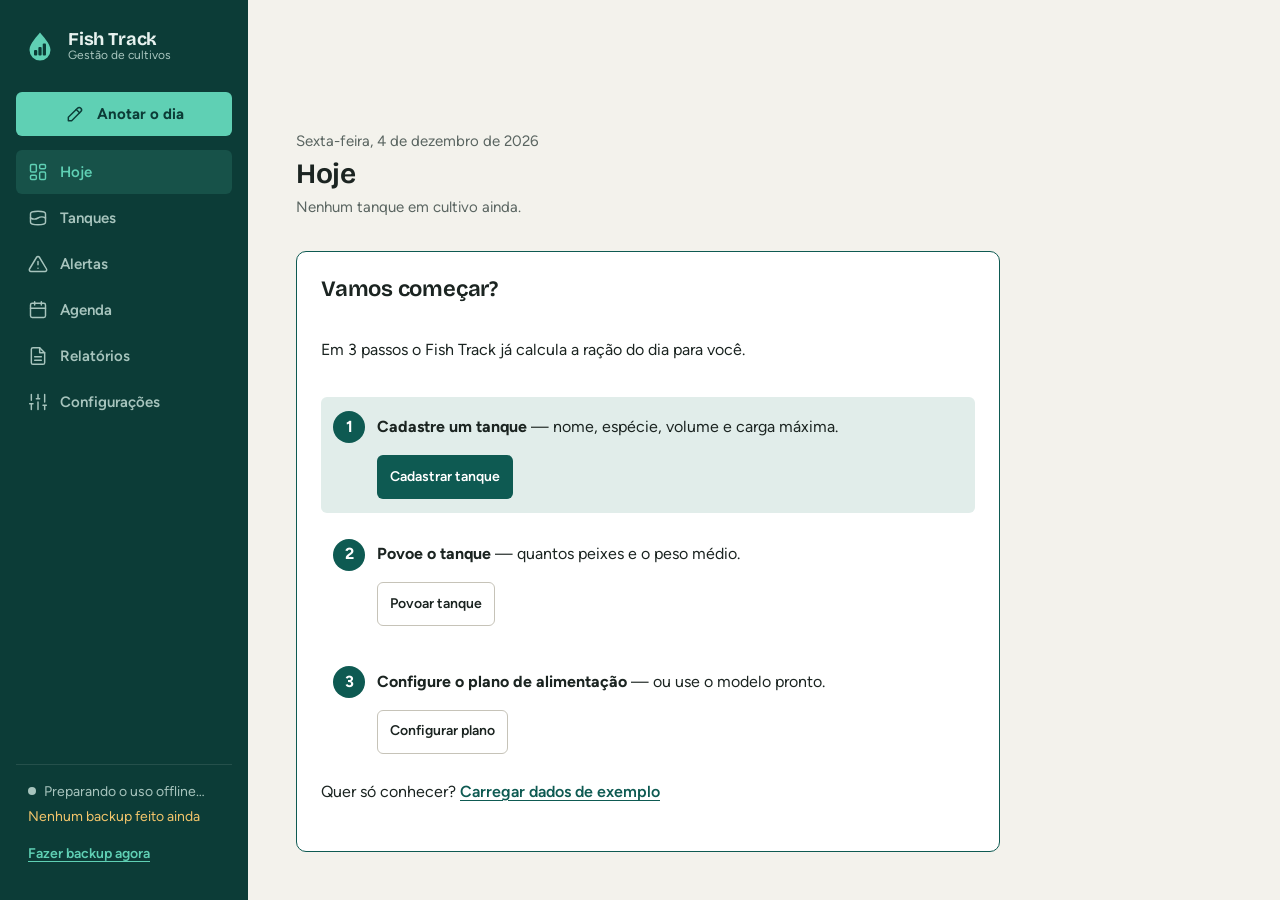
<file: index.html>
<!DOCTYPE html>
<html lang="pt-BR">
<head>
    <meta charset="UTF-8">
    <meta name="viewport" content="width=device-width, initial-scale=1.0">
    <title>Fish Track</title>
    <meta name="theme-color" content="#0e5a52">
    <link rel="icon" href="assets/icons/icone.svg" type="image/svg+xml">
    <link rel="apple-touch-icon" href="assets/icons/icone-192.png">
    <link rel="manifest" href="manifest.json">
    <link rel="stylesheet" href="css/base.css">
    <link rel="stylesheet" href="css/layout.css">
    <link rel="stylesheet" href="css/components.css">
</head>
<body>
    <header class="cabecalho">
        <a class="cabecalho__marca" href="index.html">
            <svg class="cabecalho__simbolo logo" viewBox="0 0 64 64" aria-hidden="true"><path class="logo__gota" d="M32 5C27 12 11 27 11 40a21 21 0 0 0 42 0C53 27 37 12 32 5Z"/><g class="logo__barras"><rect x="20" y="40" width="6.5" height="11" rx="2"/><rect x="28.75" y="34" width="6.5" height="17" rx="2"/><rect x="37.5" y="27" width="6.5" height="24" rx="2"/></g></svg>
            <span class="cabecalho__nome">
                <span class="cabecalho__titulo">Fish Track</span>
                <span class="cabecalho__subtitulo">Gestão de cultivos</span>
            </span>
        </a>
        <nav class="menu" aria-label="Navegação principal">
            <a class="menu__link" href="index.html" aria-current="page"><svg class="menu__icone" viewBox="0 0 24 24" aria-hidden="true"><rect x="3" y="3" width="7" height="9" rx="1.5"/><rect x="14" y="3" width="7" height="5" rx="1.5"/><rect x="14" y="12" width="7" height="9" rx="1.5"/><rect x="3" y="16" width="7" height="5" rx="1.5"/></svg><span class="menu__texto">Hoje</span></a>
            <a class="menu__link" href="tanques.html"><svg class="menu__icone" viewBox="0 0 24 24" aria-hidden="true"><path d="M3 7c0-1.7 4-3 9-3s9 1.3 9 3v10c0 1.7-4 3-9 3s-9-1.3-9-3Z"/><path d="M3 12c3 1.8 6 1.8 9 0s6-1.8 9 0"/></svg><span class="menu__texto">Tanques</span><span class="menu__contador" data-contador="tanques" hidden></span></a>
            <a class="menu__link menu__link--destaque" href="folha.html"><svg class="menu__icone" viewBox="0 0 24 24" aria-hidden="true"><path d="M4 20h4L19 9a2.8 2.8 0 0 0-4-4L4 16Z"/><path d="m13.5 6.5 4 4"/></svg><span class="menu__texto menu__texto--curto">Anotar</span><span class="menu__texto menu__texto--longo">Anotar o dia</span></a>
            <a class="menu__link" href="alertas.html"><svg class="menu__icone" viewBox="0 0 24 24" aria-hidden="true"><path d="M10.3 3.9 1.8 18a2 2 0 0 0 1.7 3h17a2 2 0 0 0 1.7-3L13.7 3.9a2 2 0 0 0-3.4 0Z"/><path d="M12 9v4M12 17h.01"/></svg><span class="menu__texto">Alertas</span><span class="menu__contador menu__contador--alerta" data-contador="alertas" hidden></span></a>
            <a class="menu__link menu__link--lateral" href="calendario.html"><svg class="menu__icone" viewBox="0 0 24 24" aria-hidden="true"><rect x="3" y="4" width="18" height="17" rx="2"/><path d="M16 2v4M8 2v4M3 10h18"/></svg><span class="menu__texto">Agenda</span><span class="menu__contador" data-contador="lembretes" hidden></span></a>
            <a class="menu__link menu__link--lateral" href="relatorio.html"><svg class="menu__icone" viewBox="0 0 24 24" aria-hidden="true"><path d="M14 2H6a2 2 0 0 0-2 2v16a2 2 0 0 0 2 2h12a2 2 0 0 0 2-2V8Z"/><path d="M14 2v6h6M16 13H8M16 17H8"/></svg><span class="menu__texto">Relatórios</span></a>
            <a class="menu__link menu__link--lateral" href="configuracoes.html"><svg class="menu__icone" viewBox="0 0 24 24" aria-hidden="true"><path d="M4 21v-7M4 10V3M12 21v-9M12 8V3M20 21v-5M20 12V3M2 14h4M10 8h4M18 16h4"/></svg><span class="menu__texto">Configurações</span></a>
            <details class="menu__mais" id="menu-mais">
                <summary class="menu__link"><svg class="menu__icone" viewBox="0 0 24 24" aria-hidden="true"><circle cx="5" cy="12" r="1.3" fill="currentColor"/><circle cx="12" cy="12" r="1.3" fill="currentColor"/><circle cx="19" cy="12" r="1.3" fill="currentColor"/></svg><span class="menu__texto">Mais</span></summary>
                <div class="menu__submenu">
                    <a class="menu__link" href="calendario.html"><svg class="menu__icone" viewBox="0 0 24 24" aria-hidden="true"><rect x="3" y="4" width="18" height="17" rx="2"/><path d="M16 2v4M8 2v4M3 10h18"/></svg><span class="menu__texto">Agenda</span><span class="menu__contador" data-contador="lembretes" hidden></span></a>
                    <a class="menu__link" href="relatorio.html"><svg class="menu__icone" viewBox="0 0 24 24" aria-hidden="true"><path d="M14 2H6a2 2 0 0 0-2 2v16a2 2 0 0 0 2 2h12a2 2 0 0 0 2-2V8Z"/><path d="M14 2v6h6M16 13H8M16 17H8"/></svg><span class="menu__texto">Relatórios</span></a>
                    <a class="menu__link" href="configuracoes.html"><svg class="menu__icone" viewBox="0 0 24 24" aria-hidden="true"><path d="M4 21v-7M4 10V3M12 21v-9M12 8V3M20 21v-5M20 12V3M2 14h4M10 8h4M18 16h4"/></svg><span class="menu__texto">Configurações</span></a>
                </div>
            </details>
        </nav>
        <div class="cabecalho__rodape">
            <p class="cabecalho__status" id="status-offline">Preparando o uso offline…</p>
            <p class="cabecalho__backup" id="status-backup"></p>
            <button class="cabecalho__acao" id="botao-backup-rapido" type="button">Fazer backup agora</button>
        </div>
    </header>

    <main class="pagina painel">
        <header class="painel__cabecalho">
            <div class="painel__titulos">
                <p class="painel__data" id="data-hoje"></p>
                <h1 class="pagina__titulo">Hoje</h1>
                <p class="painel__resumo" id="resumo-producao"></p>
            </div>
        </header>

        <section class="primeiros-passos" id="primeiros-passos" aria-labelledby="titulo-primeiros-passos" hidden></section>

        <div class="hoje" id="conteudo-hoje">
            <section class="secao tarefas" aria-labelledby="titulo-tarefas">
                <h2 class="secao__titulo" id="titulo-tarefas">O que fazer hoje</h2>
                <ul class="tarefas__lista" id="lista-tarefas"></ul>
                <details class="tarefas__feitas" id="tarefas-feitas" hidden>
                    <summary class="link" id="resumo-tarefas-feitas"></summary>
                    <ul class="tarefas__lista tarefas__lista--feitas" id="lista-tarefas-feitas"></ul>
                </details>
            </section>

            <section class="secao" aria-labelledby="titulo-tanques-ativos">
                <div class="secao__cabecalho">
                    <h2 class="secao__titulo" id="titulo-tanques-ativos">Seus tanques</h2>
                    <a class="link" href="tanques.html">Ver todos os tanques</a>
                </div>
                <div class="grade-cultivo" id="grade-tanques"></div>
                <p class="legenda-estimado" id="legenda-tanques">≈ valor estimado: os números reais saem na despesca.</p>
            </section>

            <details class="producao" id="producao">
                <summary class="producao__resumo"><h2 class="secao__titulo producao__titulo">Produção</h2><span class="producao__dica">indicadores e gráfico por tanque</span></summary>
                <div class="producao__conteudo">
                    <div class="painel__acoes">
                        <div class="segmentado" id="seletor-periodo" role="group" aria-label="Período">
                            <button class="segmentado__opcao" type="button" data-periodo="7" aria-pressed="false">7 dias</button>
                            <button class="segmentado__opcao" type="button" data-periodo="30" aria-pressed="true">30 dias</button>
                            <button class="segmentado__opcao" type="button" data-periodo="ciclo" aria-pressed="false">Ciclo inteiro</button>
                        </div>
                        <a class="botao botao--secundario" href="relatorio.html?imprimir=1"><svg class="icone icone--descer" viewBox="0 0 24 24" aria-hidden="true" focusable="false"><path d="M12 3v12M7 10l5 5 5-5M5 21h14"/></svg>Exportar relatório</a>
                    </div>

                    <section class="painel__destaques" aria-label="Indicadores da produção">
                        <div class="grade-destaques" id="grade-destaques"></div>
                        <p class="termos-ajuda" id="termos-producao"></p>
                    </section>

                    <section class="cartao-painel grafico-principal" aria-labelledby="titulo-grafico">
                        <div class="grafico-principal__cabecalho">
                            <div>
                                <h3 class="secao__titulo" id="titulo-grafico">Biomassa</h3>
                                <p class="grafico-principal__leitura" id="leitura-grafico"></p>
                            </div>
                            <div class="grafico-principal__acoes">
                                <div class="segmentado segmentado--compacto" id="filtro-grafico" role="group" aria-label="Tanques no gráfico"></div>
                                <button class="botao botao--secundario botao--pequeno" id="botao-baixar-grafico" type="button"><svg class="icone icone--descer" viewBox="0 0 24 24" aria-hidden="true" focusable="false"><path d="M12 3v12M7 10l5 5 5-5M5 21h14"/></svg>Baixar imagem</button>
                            </div>
                        </div>
                        <div class="grafico-principal__area" id="grafico-principal"></div>
                        <p class="grafico-principal__vazio" id="aviso-grafico-principal" hidden>Sem tanques em cultivo para mostrar no gráfico.</p>
                        <p class="grafico-principal__ajuda">Clique num indicador acima para trocar o gráfico. Passe o mouse para ver cada dia.</p>
                    </section>
                    <p class="legenda-estimado">≈ valor estimado: os números reais saem na despesca.</p>
                </div>
            </details>
        </div>
    </main>

    <script type="module" src="js/pages/dashboard.js"></script>
</body>
</html>
</file>
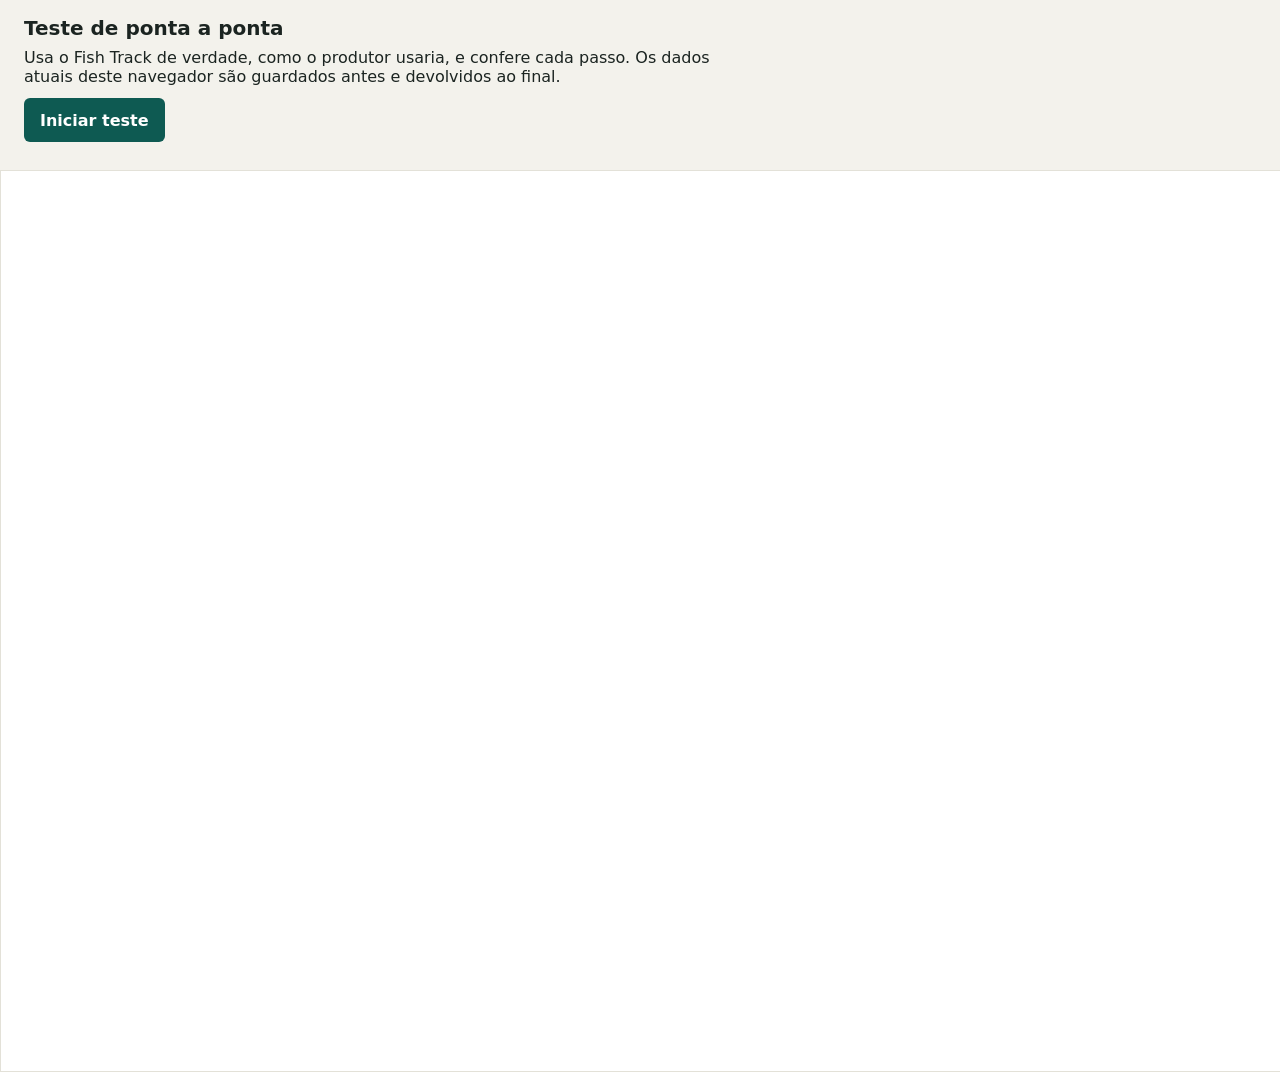
<file: tests/e2e/index.html>
<!DOCTYPE html>
<html lang="pt-BR">
<head>
    <meta charset="UTF-8">
    <meta name="viewport" content="width=device-width, initial-scale=1.0">
    <title>Fish Track - Teste de ponta a ponta</title>
    <style>
        body { margin: 0; font-family: system-ui, sans-serif; background: #f3f2ec; color: #1b2421; }
        .painel { padding: 16px 24px; }
        .painel h1 { margin: 0 0 8px; font-size: 1.25rem; }
        .painel p { margin: 0 0 12px; max-width: 70ch; }
        button { min-height: 44px; padding: 0 16px; border: 0; border-radius: 6px; background: #0e5a52; color: #fff; font: inherit; font-weight: 600; cursor: pointer; }
        #resumo { font-weight: 600; }
        #falhas { margin: 8px 0 0; padding-left: 20px; color: #a8231b; }
        iframe { display: block; width: 1280px; height: 900px; border: 1px solid #e3e1d8; background: #fff; }
    </style>
</head>
<body>
    <div class="painel">
        <h1>Teste de ponta a ponta</h1>
        <p>Usa o Fish Track de verdade, como o produtor usaria, e confere cada passo. Os dados atuais deste navegador são guardados antes e devolvidos ao final.</p>
        <button id="iniciar" type="button">Iniciar teste</button>
        <p id="resumo" role="status"></p>
        <ol id="falhas"></ol>
    </div>
    <iframe id="app" title="Fish Track em teste"></iframe>
    <script type="module" src="e2e.js"></script>
</body>
</html>
</file>
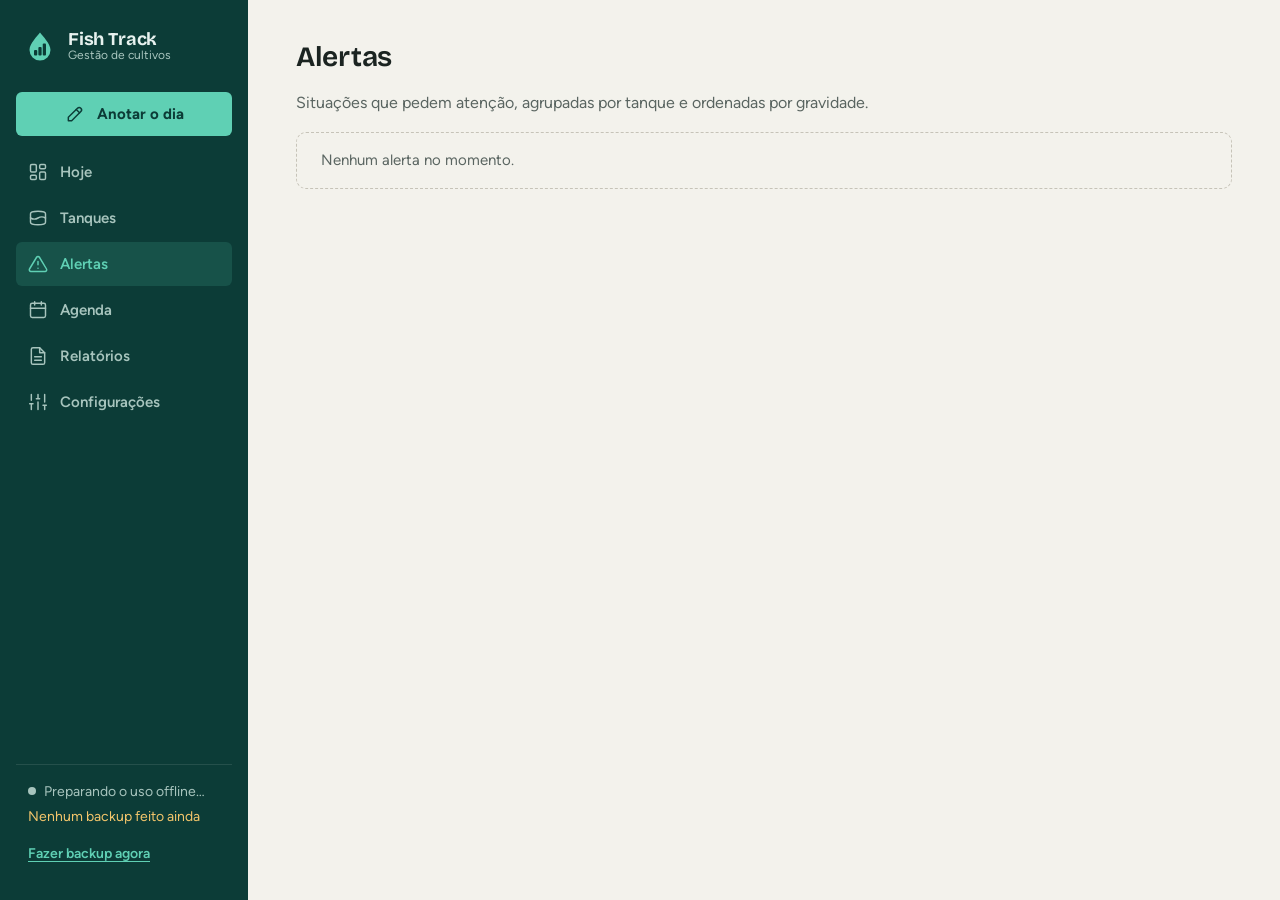
<file: alertas.html>
<!DOCTYPE html>
<html lang="pt-BR">
<head>
    <meta charset="UTF-8">
    <meta name="viewport" content="width=device-width, initial-scale=1.0">
    <title>Fish Track - Alertas</title>
    <meta name="theme-color" content="#0e5a52">
    <link rel="icon" href="assets/icons/icone.svg" type="image/svg+xml">
    <link rel="apple-touch-icon" href="assets/icons/icone-192.png">
    <link rel="manifest" href="manifest.json">
    <link rel="stylesheet" href="css/base.css">
    <link rel="stylesheet" href="css/layout.css">
    <link rel="stylesheet" href="css/components.css">
</head>
<body>
    <header class="cabecalho">
        <a class="cabecalho__marca" href="index.html">
            <svg class="cabecalho__simbolo logo" viewBox="0 0 64 64" aria-hidden="true"><path class="logo__gota" d="M32 5C27 12 11 27 11 40a21 21 0 0 0 42 0C53 27 37 12 32 5Z"/><g class="logo__barras"><rect x="20" y="40" width="6.5" height="11" rx="2"/><rect x="28.75" y="34" width="6.5" height="17" rx="2"/><rect x="37.5" y="27" width="6.5" height="24" rx="2"/></g></svg>
            <span class="cabecalho__nome">
                <span class="cabecalho__titulo">Fish Track</span>
                <span class="cabecalho__subtitulo">Gestão de cultivos</span>
            </span>
        </a>
        <nav class="menu" aria-label="Navegação principal">
            <a class="menu__link" href="index.html"><svg class="menu__icone" viewBox="0 0 24 24" aria-hidden="true"><rect x="3" y="3" width="7" height="9" rx="1.5"/><rect x="14" y="3" width="7" height="5" rx="1.5"/><rect x="14" y="12" width="7" height="9" rx="1.5"/><rect x="3" y="16" width="7" height="5" rx="1.5"/></svg><span class="menu__texto">Hoje</span></a>
            <a class="menu__link" href="tanques.html"><svg class="menu__icone" viewBox="0 0 24 24" aria-hidden="true"><path d="M3 7c0-1.7 4-3 9-3s9 1.3 9 3v10c0 1.7-4 3-9 3s-9-1.3-9-3Z"/><path d="M3 12c3 1.8 6 1.8 9 0s6-1.8 9 0"/></svg><span class="menu__texto">Tanques</span><span class="menu__contador" data-contador="tanques" hidden></span></a>
            <a class="menu__link menu__link--destaque" href="folha.html"><svg class="menu__icone" viewBox="0 0 24 24" aria-hidden="true"><path d="M4 20h4L19 9a2.8 2.8 0 0 0-4-4L4 16Z"/><path d="m13.5 6.5 4 4"/></svg><span class="menu__texto menu__texto--curto">Anotar</span><span class="menu__texto menu__texto--longo">Anotar o dia</span></a>
            <a class="menu__link" href="alertas.html" aria-current="page"><svg class="menu__icone" viewBox="0 0 24 24" aria-hidden="true"><path d="M10.3 3.9 1.8 18a2 2 0 0 0 1.7 3h17a2 2 0 0 0 1.7-3L13.7 3.9a2 2 0 0 0-3.4 0Z"/><path d="M12 9v4M12 17h.01"/></svg><span class="menu__texto">Alertas</span><span class="menu__contador menu__contador--alerta" data-contador="alertas" hidden></span></a>
            <a class="menu__link menu__link--lateral" href="calendario.html"><svg class="menu__icone" viewBox="0 0 24 24" aria-hidden="true"><rect x="3" y="4" width="18" height="17" rx="2"/><path d="M16 2v4M8 2v4M3 10h18"/></svg><span class="menu__texto">Agenda</span><span class="menu__contador" data-contador="lembretes" hidden></span></a>
            <a class="menu__link menu__link--lateral" href="relatorio.html"><svg class="menu__icone" viewBox="0 0 24 24" aria-hidden="true"><path d="M14 2H6a2 2 0 0 0-2 2v16a2 2 0 0 0 2 2h12a2 2 0 0 0 2-2V8Z"/><path d="M14 2v6h6M16 13H8M16 17H8"/></svg><span class="menu__texto">Relatórios</span></a>
            <a class="menu__link menu__link--lateral" href="configuracoes.html"><svg class="menu__icone" viewBox="0 0 24 24" aria-hidden="true"><path d="M4 21v-7M4 10V3M12 21v-9M12 8V3M20 21v-5M20 12V3M2 14h4M10 8h4M18 16h4"/></svg><span class="menu__texto">Configurações</span></a>
            <details class="menu__mais" id="menu-mais">
                <summary class="menu__link"><svg class="menu__icone" viewBox="0 0 24 24" aria-hidden="true"><circle cx="5" cy="12" r="1.3" fill="currentColor"/><circle cx="12" cy="12" r="1.3" fill="currentColor"/><circle cx="19" cy="12" r="1.3" fill="currentColor"/></svg><span class="menu__texto">Mais</span></summary>
                <div class="menu__submenu">
                    <a class="menu__link" href="calendario.html"><svg class="menu__icone" viewBox="0 0 24 24" aria-hidden="true"><rect x="3" y="4" width="18" height="17" rx="2"/><path d="M16 2v4M8 2v4M3 10h18"/></svg><span class="menu__texto">Agenda</span><span class="menu__contador" data-contador="lembretes" hidden></span></a>
                    <a class="menu__link" href="relatorio.html"><svg class="menu__icone" viewBox="0 0 24 24" aria-hidden="true"><path d="M14 2H6a2 2 0 0 0-2 2v16a2 2 0 0 0 2 2h12a2 2 0 0 0 2-2V8Z"/><path d="M14 2v6h6M16 13H8M16 17H8"/></svg><span class="menu__texto">Relatórios</span></a>
                    <a class="menu__link" href="configuracoes.html"><svg class="menu__icone" viewBox="0 0 24 24" aria-hidden="true"><path d="M4 21v-7M4 10V3M12 21v-9M12 8V3M20 21v-5M20 12V3M2 14h4M10 8h4M18 16h4"/></svg><span class="menu__texto">Configurações</span></a>
                </div>
            </details>
        </nav>
        <div class="cabecalho__rodape">
            <p class="cabecalho__status" id="status-offline">Preparando o uso offline…</p>
            <p class="cabecalho__backup" id="status-backup"></p>
            <button class="cabecalho__acao" id="botao-backup-rapido" type="button">Fazer backup agora</button>
        </div>
    </header>

    <main class="pagina">
        <section class="secao" aria-labelledby="titulo-alertas">
            <div class="secao__cabecalho">
                <h1 class="pagina__titulo" id="titulo-alertas">Alertas</h1>
            </div>
            <p class="pagina__descricao">Situações que pedem atenção, agrupadas por tanque e ordenadas por gravidade.</p>

            <div class="grupos-alertas" id="grupos-alertas">
                <p class="grupos-alertas__vazio">Nenhum alerta no momento.</p>
            </div>
        </section>
    </main>


    <script type="module" src="js/pages/alertas.js"></script>
</body>
</html>
</file>
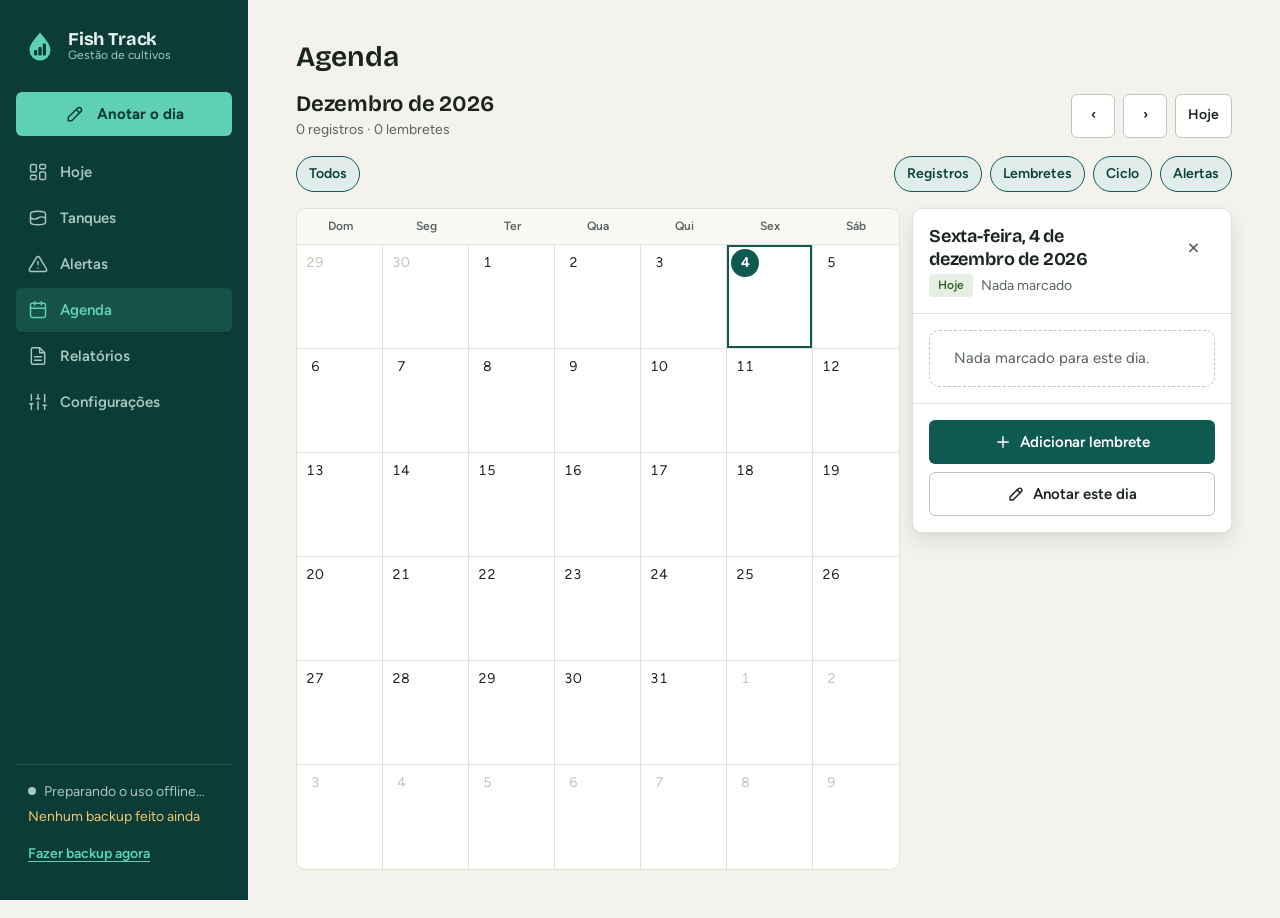
<file: calendario.html>
<!DOCTYPE html>
<html lang="pt-BR">
<head>
    <meta charset="UTF-8">
    <meta name="viewport" content="width=device-width, initial-scale=1.0">
    <title>Fish Track - Agenda</title>
    <meta name="theme-color" content="#0e5a52">
    <link rel="icon" href="assets/icons/icone.svg" type="image/svg+xml">
    <link rel="apple-touch-icon" href="assets/icons/icone-192.png">
    <link rel="manifest" href="manifest.json">
    <link rel="stylesheet" href="css/base.css">
    <link rel="stylesheet" href="css/layout.css">
    <link rel="stylesheet" href="css/components.css">
</head>
<body>
    <header class="cabecalho">
        <a class="cabecalho__marca" href="index.html">
            <svg class="cabecalho__simbolo logo" viewBox="0 0 64 64" aria-hidden="true"><path class="logo__gota" d="M32 5C27 12 11 27 11 40a21 21 0 0 0 42 0C53 27 37 12 32 5Z"/><g class="logo__barras"><rect x="20" y="40" width="6.5" height="11" rx="2"/><rect x="28.75" y="34" width="6.5" height="17" rx="2"/><rect x="37.5" y="27" width="6.5" height="24" rx="2"/></g></svg>
            <span class="cabecalho__nome">
                <span class="cabecalho__titulo">Fish Track</span>
                <span class="cabecalho__subtitulo">Gestão de cultivos</span>
            </span>
        </a>
        <nav class="menu" aria-label="Navegação principal">
            <a class="menu__link" href="index.html"><svg class="menu__icone" viewBox="0 0 24 24" aria-hidden="true"><rect x="3" y="3" width="7" height="9" rx="1.5"/><rect x="14" y="3" width="7" height="5" rx="1.5"/><rect x="14" y="12" width="7" height="9" rx="1.5"/><rect x="3" y="16" width="7" height="5" rx="1.5"/></svg><span class="menu__texto">Hoje</span></a>
            <a class="menu__link" href="tanques.html"><svg class="menu__icone" viewBox="0 0 24 24" aria-hidden="true"><path d="M3 7c0-1.7 4-3 9-3s9 1.3 9 3v10c0 1.7-4 3-9 3s-9-1.3-9-3Z"/><path d="M3 12c3 1.8 6 1.8 9 0s6-1.8 9 0"/></svg><span class="menu__texto">Tanques</span><span class="menu__contador" data-contador="tanques" hidden></span></a>
            <a class="menu__link menu__link--destaque" href="folha.html"><svg class="menu__icone" viewBox="0 0 24 24" aria-hidden="true"><path d="M4 20h4L19 9a2.8 2.8 0 0 0-4-4L4 16Z"/><path d="m13.5 6.5 4 4"/></svg><span class="menu__texto menu__texto--curto">Anotar</span><span class="menu__texto menu__texto--longo">Anotar o dia</span></a>
            <a class="menu__link" href="alertas.html"><svg class="menu__icone" viewBox="0 0 24 24" aria-hidden="true"><path d="M10.3 3.9 1.8 18a2 2 0 0 0 1.7 3h17a2 2 0 0 0 1.7-3L13.7 3.9a2 2 0 0 0-3.4 0Z"/><path d="M12 9v4M12 17h.01"/></svg><span class="menu__texto">Alertas</span><span class="menu__contador menu__contador--alerta" data-contador="alertas" hidden></span></a>
            <a class="menu__link menu__link--lateral" href="calendario.html" aria-current="page"><svg class="menu__icone" viewBox="0 0 24 24" aria-hidden="true"><rect x="3" y="4" width="18" height="17" rx="2"/><path d="M16 2v4M8 2v4M3 10h18"/></svg><span class="menu__texto">Agenda</span><span class="menu__contador" data-contador="lembretes" hidden></span></a>
            <a class="menu__link menu__link--lateral" href="relatorio.html"><svg class="menu__icone" viewBox="0 0 24 24" aria-hidden="true"><path d="M14 2H6a2 2 0 0 0-2 2v16a2 2 0 0 0 2 2h12a2 2 0 0 0 2-2V8Z"/><path d="M14 2v6h6M16 13H8M16 17H8"/></svg><span class="menu__texto">Relatórios</span></a>
            <a class="menu__link menu__link--lateral" href="configuracoes.html"><svg class="menu__icone" viewBox="0 0 24 24" aria-hidden="true"><path d="M4 21v-7M4 10V3M12 21v-9M12 8V3M20 21v-5M20 12V3M2 14h4M10 8h4M18 16h4"/></svg><span class="menu__texto">Configurações</span></a>
            <details class="menu__mais" id="menu-mais">
                <summary class="menu__link"><svg class="menu__icone" viewBox="0 0 24 24" aria-hidden="true"><circle cx="5" cy="12" r="1.3" fill="currentColor"/><circle cx="12" cy="12" r="1.3" fill="currentColor"/><circle cx="19" cy="12" r="1.3" fill="currentColor"/></svg><span class="menu__texto">Mais</span></summary>
                <div class="menu__submenu">
                    <a class="menu__link" href="calendario.html" aria-current="page"><svg class="menu__icone" viewBox="0 0 24 24" aria-hidden="true"><rect x="3" y="4" width="18" height="17" rx="2"/><path d="M16 2v4M8 2v4M3 10h18"/></svg><span class="menu__texto">Agenda</span><span class="menu__contador" data-contador="lembretes" hidden></span></a>
                    <a class="menu__link" href="relatorio.html"><svg class="menu__icone" viewBox="0 0 24 24" aria-hidden="true"><path d="M14 2H6a2 2 0 0 0-2 2v16a2 2 0 0 0 2 2h12a2 2 0 0 0 2-2V8Z"/><path d="M14 2v6h6M16 13H8M16 17H8"/></svg><span class="menu__texto">Relatórios</span></a>
                    <a class="menu__link" href="configuracoes.html"><svg class="menu__icone" viewBox="0 0 24 24" aria-hidden="true"><path d="M4 21v-7M4 10V3M12 21v-9M12 8V3M20 21v-5M20 12V3M2 14h4M10 8h4M18 16h4"/></svg><span class="menu__texto">Configurações</span></a>
                </div>
            </details>
        </nav>
        <div class="cabecalho__rodape">
            <p class="cabecalho__status" id="status-offline">Preparando o uso offline…</p>
            <p class="cabecalho__backup" id="status-backup"></p>
            <button class="cabecalho__acao" id="botao-backup-rapido" type="button">Fazer backup agora</button>
        </div>
    </header>

    <main class="pagina">
        <section class="secao" aria-labelledby="titulo-agenda">
            <div class="secao__cabecalho">
                <h1 class="pagina__titulo" id="titulo-agenda">Agenda</h1>
            </div>

            <div class="agenda" id="agenda"></div>
        </section>
    </main>

    <script type="module" src="js/pages/calendario.js"></script>
</body>
</html>
</file>
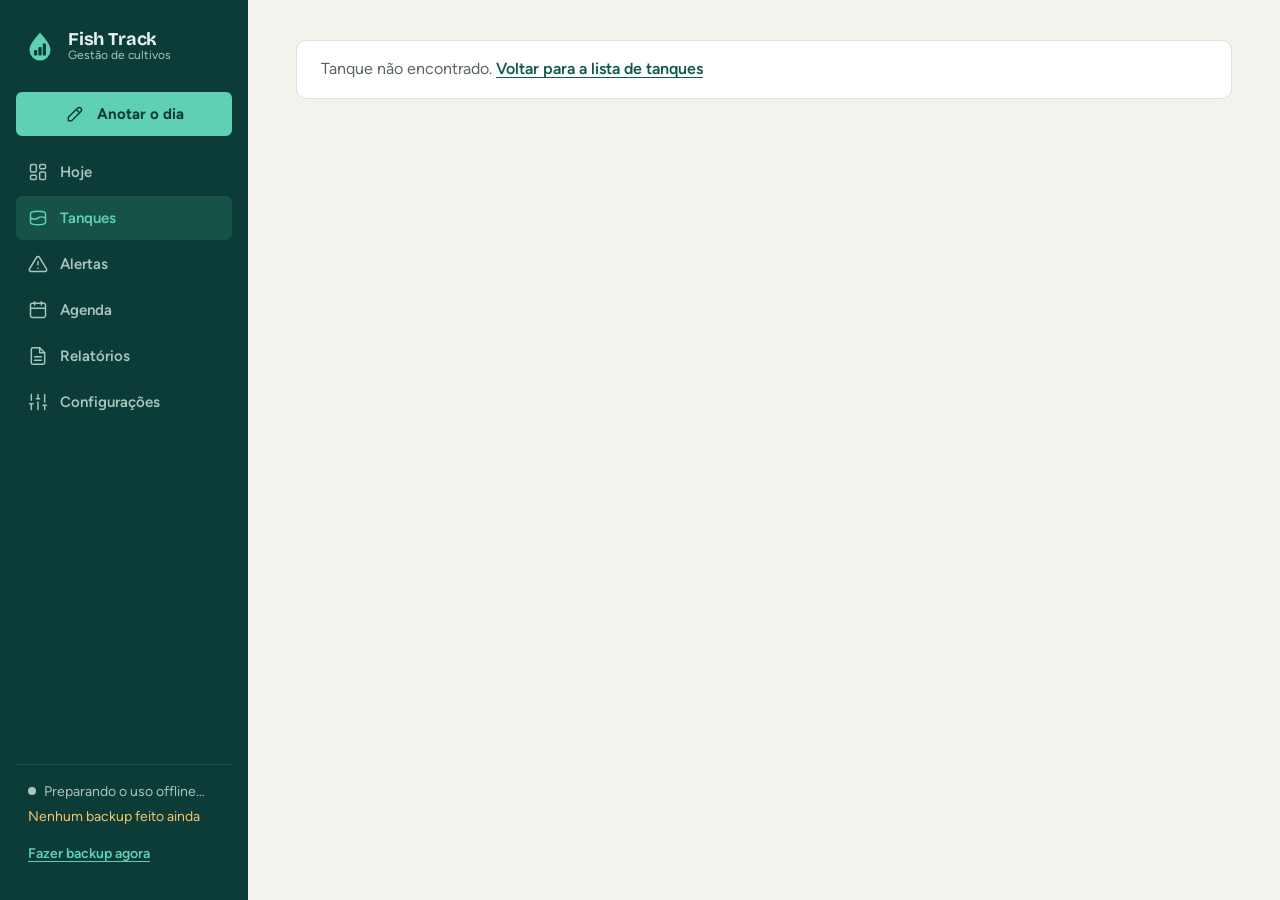
<file: ciclo-form.html>
<!DOCTYPE html>
<html lang="pt-BR">
<head>
    <meta charset="UTF-8">
    <meta name="viewport" content="width=device-width, initial-scale=1.0">
    <title>Fish Track - Ciclo</title>
    <meta name="theme-color" content="#0e5a52">
    <link rel="icon" href="assets/icons/icone.svg" type="image/svg+xml">
    <link rel="apple-touch-icon" href="assets/icons/icone-192.png">
    <link rel="manifest" href="manifest.json">
    <link rel="stylesheet" href="css/base.css">
    <link rel="stylesheet" href="css/layout.css">
    <link rel="stylesheet" href="css/components.css">
</head>
<body>
    <header class="cabecalho">
        <a class="cabecalho__marca" href="index.html">
            <svg class="cabecalho__simbolo logo" viewBox="0 0 64 64" aria-hidden="true"><path class="logo__gota" d="M32 5C27 12 11 27 11 40a21 21 0 0 0 42 0C53 27 37 12 32 5Z"/><g class="logo__barras"><rect x="20" y="40" width="6.5" height="11" rx="2"/><rect x="28.75" y="34" width="6.5" height="17" rx="2"/><rect x="37.5" y="27" width="6.5" height="24" rx="2"/></g></svg>
            <span class="cabecalho__nome">
                <span class="cabecalho__titulo">Fish Track</span>
                <span class="cabecalho__subtitulo">Gestão de cultivos</span>
            </span>
        </a>
        <nav class="menu" aria-label="Navegação principal">
            <a class="menu__link" href="index.html"><svg class="menu__icone" viewBox="0 0 24 24" aria-hidden="true"><rect x="3" y="3" width="7" height="9" rx="1.5"/><rect x="14" y="3" width="7" height="5" rx="1.5"/><rect x="14" y="12" width="7" height="9" rx="1.5"/><rect x="3" y="16" width="7" height="5" rx="1.5"/></svg><span class="menu__texto">Hoje</span></a>
            <a class="menu__link" href="tanques.html" aria-current="page"><svg class="menu__icone" viewBox="0 0 24 24" aria-hidden="true"><path d="M3 7c0-1.7 4-3 9-3s9 1.3 9 3v10c0 1.7-4 3-9 3s-9-1.3-9-3Z"/><path d="M3 12c3 1.8 6 1.8 9 0s6-1.8 9 0"/></svg><span class="menu__texto">Tanques</span><span class="menu__contador" data-contador="tanques" hidden></span></a>
            <a class="menu__link menu__link--destaque" href="folha.html"><svg class="menu__icone" viewBox="0 0 24 24" aria-hidden="true"><path d="M4 20h4L19 9a2.8 2.8 0 0 0-4-4L4 16Z"/><path d="m13.5 6.5 4 4"/></svg><span class="menu__texto menu__texto--curto">Anotar</span><span class="menu__texto menu__texto--longo">Anotar o dia</span></a>
            <a class="menu__link" href="alertas.html"><svg class="menu__icone" viewBox="0 0 24 24" aria-hidden="true"><path d="M10.3 3.9 1.8 18a2 2 0 0 0 1.7 3h17a2 2 0 0 0 1.7-3L13.7 3.9a2 2 0 0 0-3.4 0Z"/><path d="M12 9v4M12 17h.01"/></svg><span class="menu__texto">Alertas</span><span class="menu__contador menu__contador--alerta" data-contador="alertas" hidden></span></a>
            <a class="menu__link menu__link--lateral" href="calendario.html"><svg class="menu__icone" viewBox="0 0 24 24" aria-hidden="true"><rect x="3" y="4" width="18" height="17" rx="2"/><path d="M16 2v4M8 2v4M3 10h18"/></svg><span class="menu__texto">Agenda</span><span class="menu__contador" data-contador="lembretes" hidden></span></a>
            <a class="menu__link menu__link--lateral" href="relatorio.html"><svg class="menu__icone" viewBox="0 0 24 24" aria-hidden="true"><path d="M14 2H6a2 2 0 0 0-2 2v16a2 2 0 0 0 2 2h12a2 2 0 0 0 2-2V8Z"/><path d="M14 2v6h6M16 13H8M16 17H8"/></svg><span class="menu__texto">Relatórios</span></a>
            <a class="menu__link menu__link--lateral" href="configuracoes.html"><svg class="menu__icone" viewBox="0 0 24 24" aria-hidden="true"><path d="M4 21v-7M4 10V3M12 21v-9M12 8V3M20 21v-5M20 12V3M2 14h4M10 8h4M18 16h4"/></svg><span class="menu__texto">Configurações</span></a>
            <details class="menu__mais" id="menu-mais">
                <summary class="menu__link"><svg class="menu__icone" viewBox="0 0 24 24" aria-hidden="true"><circle cx="5" cy="12" r="1.3" fill="currentColor"/><circle cx="12" cy="12" r="1.3" fill="currentColor"/><circle cx="19" cy="12" r="1.3" fill="currentColor"/></svg><span class="menu__texto">Mais</span></summary>
                <div class="menu__submenu">
                    <a class="menu__link" href="calendario.html"><svg class="menu__icone" viewBox="0 0 24 24" aria-hidden="true"><rect x="3" y="4" width="18" height="17" rx="2"/><path d="M16 2v4M8 2v4M3 10h18"/></svg><span class="menu__texto">Agenda</span><span class="menu__contador" data-contador="lembretes" hidden></span></a>
                    <a class="menu__link" href="relatorio.html"><svg class="menu__icone" viewBox="0 0 24 24" aria-hidden="true"><path d="M14 2H6a2 2 0 0 0-2 2v16a2 2 0 0 0 2 2h12a2 2 0 0 0 2-2V8Z"/><path d="M14 2v6h6M16 13H8M16 17H8"/></svg><span class="menu__texto">Relatórios</span></a>
                    <a class="menu__link" href="configuracoes.html"><svg class="menu__icone" viewBox="0 0 24 24" aria-hidden="true"><path d="M4 21v-7M4 10V3M12 21v-9M12 8V3M20 21v-5M20 12V3M2 14h4M10 8h4M18 16h4"/></svg><span class="menu__texto">Configurações</span></a>
                </div>
            </details>
        </nav>
        <div class="cabecalho__rodape">
            <p class="cabecalho__status" id="status-offline">Preparando o uso offline…</p>
            <p class="cabecalho__backup" id="status-backup"></p>
            <button class="cabecalho__acao" id="botao-backup-rapido" type="button">Fazer backup agora</button>
        </div>
    </header>

    <main class="pagina">
        <p class="aviso-vazio" id="aviso-tanque-nao-encontrado" hidden>
            Tanque não encontrado.
            <a class="link" href="tanques.html">Voltar para a lista de tanques</a>
        </p>

        <p class="aviso-vazio" id="aviso-acao-indisponivel" hidden>
            <span id="texto-acao-indisponivel"></span>
            <a class="link" id="link-voltar-tanque" href="tanques.html">Voltar para o tanque</a>
        </p>

        <section class="secao" id="secao-iniciar-ciclo" aria-labelledby="titulo-iniciar-ciclo" hidden>
            <h1 class="pagina__titulo" id="titulo-iniciar-ciclo">Povoar tanque</h1>
            <p class="pagina__descricao" data-campo="nomeTanque"></p>

            <aside class="aviso-referencia" id="referencia-ciclo-anterior" aria-label="Referência do ciclo anterior" hidden></aside>

            <form class="formulario" id="formulario-iniciar-ciclo" novalidate>
                <div class="campo">
                    <label class="campo__rotulo" for="campo-data-inicio">Data do povoamento</label>
                    <input class="campo__input" id="campo-data-inicio" name="dataInicio" type="date" required aria-describedby="erro-data-inicio">
                    <p class="campo__erro" id="erro-data-inicio"></p>
                </div>

                <fieldset class="campo campo--grupo">
                    <legend class="campo__rotulo">Como você vai informar o lote?</legend>
                    <div class="segmentado">
                        <label class="segmentado__opcao"><input type="radio" name="modoPovoamento" value="contagem" checked>Contei os peixes</label>
                        <label class="segmentado__opcao"><input type="radio" name="modoPovoamento" value="pesagem">Pesei o lote</label>
                    </div>
                </fieldset>

                <div class="formulario__grade">
                    <div class="campo" id="grupo-quantidade-inicial">
                        <label class="campo__rotulo" for="campo-quantidade-inicial">Quantidade inicial</label>
                        <input class="campo__input" id="campo-quantidade-inicial" name="quantidadeInicial" type="text" autocomplete="off" pattern="[0-9.]*" inputmode="numeric" aria-describedby="erro-quantidade-inicial">
                        <p class="campo__erro" id="erro-quantidade-inicial"></p>
                    </div>

                    <div class="campo" id="grupo-biomassa-inicial" hidden>
                        <label class="campo__rotulo" for="campo-biomassa-inicial">Biomassa do lote</label>
                        <input class="campo__input" id="campo-biomassa-inicial" name="biomassaInicialKg" type="text" autocomplete="off" pattern="[0-9.]*[,]?[0-9]*" inputmode="decimal" aria-describedby="ajuda-biomassa-inicial erro-biomassa-inicial">
                        <p class="campo__ajuda" id="ajuda-biomassa-inicial">Peso total dos alevinos do lote.</p>
                        <p class="campo__erro" id="erro-biomassa-inicial"></p>
                    </div>

                    <div class="campo">
                        <label class="campo__rotulo" for="campo-peso-inicial">Peso médio inicial (g)</label>
                        <input class="campo__input" id="campo-peso-inicial" name="pesoMedioInicialG" type="text" autocomplete="off" pattern="[0-9]*[.,]?[0-9]*" inputmode="decimal" required aria-describedby="erro-peso-inicial">
                        <p class="campo__erro" id="erro-peso-inicial"></p>
                    </div>
                </div>

                <p class="resultado-calculado" id="resultado-povoamento" aria-live="polite"></p>

                <div class="formulario__grade">

                    <div class="campo">
                        <label class="campo__rotulo" for="campo-peso-alvo">Peso alvo (g) (opcional)</label>
                        <input class="campo__input" id="campo-peso-alvo" name="pesoAlvoG" type="text" autocomplete="off" pattern="[0-9]*[.,]?[0-9]*" inputmode="decimal" aria-describedby="erro-peso-alvo">
                        <p class="campo__erro" id="erro-peso-alvo"></p>
                    </div>
                </div>

                <div class="campo">
                    <label class="campo__rotulo" for="campo-data-prevista-despesca">Data prevista da despesca (opcional)</label>
                    <input class="campo__input" id="campo-data-prevista-despesca" name="dataPrevistaDespesca" type="date" aria-describedby="ajuda-data-prevista-despesca erro-data-prevista-despesca">
                    <p class="campo__ajuda" id="ajuda-data-prevista-despesca">Aparece no andamento do ciclo e na agenda.</p>
                    <p class="campo__erro" id="erro-data-prevista-despesca"></p>
                </div>

                <p class="formulario__erro-geral" id="erro-geral-iniciar-ciclo" role="alert" hidden></p>

                <div class="formulario__acoes">
                    <a class="botao botao--secundario" data-campo="linkCancelar" href="tanques.html">Cancelar</a>
                    <button class="botao botao--primario" type="submit">Povoar tanque</button>
                </div>
            </form>
        </section>

        <section class="secao" id="secao-registrar-despesca" aria-labelledby="titulo-registrar-despesca" hidden>
            <h1 class="pagina__titulo" id="titulo-registrar-despesca">Registrar despesca</h1>
            <p class="pagina__descricao" data-campo="nomeTanque"></p>

            <form class="formulario" id="formulario-registrar-despesca" novalidate>
                <div class="campo">
                    <label class="campo__rotulo" for="campo-data-despesca">Data da despesca</label>
                    <input class="campo__input" id="campo-data-despesca" name="dataDespesca" type="date" required aria-describedby="erro-data-despesca">
                    <p class="campo__erro" id="erro-data-despesca"></p>
                </div>

                <div class="formulario__grade">
                    <div class="campo">
                        <label class="campo__rotulo" for="campo-biomassa-final">Biomassa final</label>
                        <input class="campo__input" id="campo-biomassa-final" name="biomassaFinalKg" type="text" autocomplete="off" pattern="[0-9.]*[,]?[0-9]*" inputmode="decimal" required aria-describedby="ajuda-biomassa-final erro-biomassa-final">
                        <p class="campo__ajuda" id="ajuda-biomassa-final">Peso total dos peixes despescados.</p>
                        <p class="campo__erro" id="erro-biomassa-final"></p>
                    </div>

                    <div class="campo">
                        <label class="campo__rotulo" for="campo-peso-final">Peso médio final (g)</label>
                        <input class="campo__input" id="campo-peso-final" name="pesoMedioFinalG" type="text" autocomplete="off" pattern="[0-9]*[.,]?[0-9]*" inputmode="decimal" required aria-describedby="ajuda-peso-final erro-peso-final">
                        <p class="campo__ajuda" id="ajuda-peso-final">Peso médio da amostra.</p>
                        <p class="campo__erro" id="erro-peso-final"></p>
                    </div>
                </div>

                <div class="campo">
                    <label class="campo__rotulo" for="campo-quantidade-despescada">Quantidade despescada (opcional)</label>
                    <input class="campo__input" id="campo-quantidade-despescada" name="quantidadeDespescada" type="text" autocomplete="off" pattern="[0-9]*" inputmode="numeric" aria-describedby="ajuda-quantidade-despescada erro-quantidade-despescada">
                    <p class="campo__ajuda" id="ajuda-quantidade-despescada">Só se os peixes foram contados.</p>
                    <p class="campo__erro" id="erro-quantidade-despescada"></p>
                </div>

                <p class="campo__ajuda">Registrar a despesca encerra o ciclo, e o tanque volta a ficar vazio.</p>

                <p class="formulario__erro-geral" id="erro-geral-registrar-despesca" role="alert" hidden></p>

                <div class="formulario__acoes">
                    <a class="botao botao--secundario" data-campo="linkCancelar" href="tanques.html">Cancelar</a>
                    <button class="botao botao--primario" type="submit">Registrar despesca</button>
                </div>
            </form>
        </section>
    </main>

    <script type="module" src="js/pages/ciclo-form.js"></script>
</body>
</html>
</file>
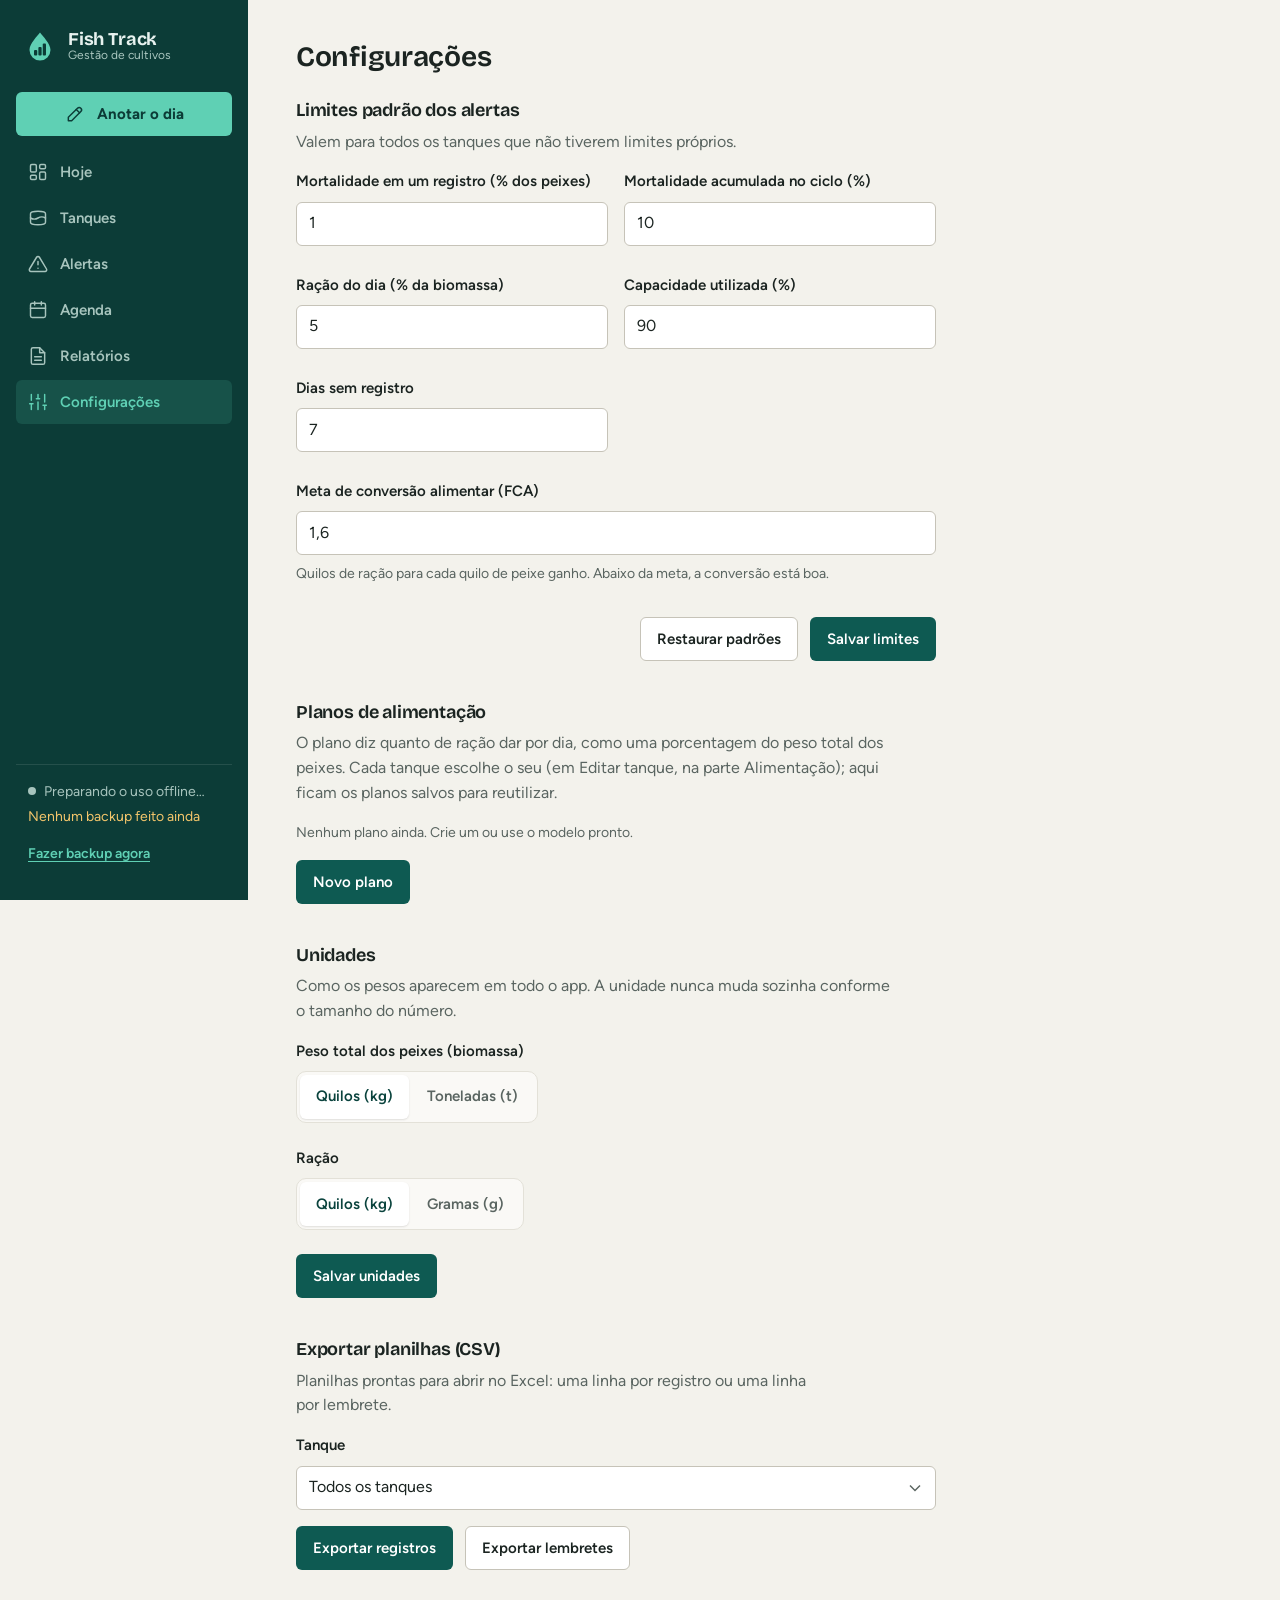
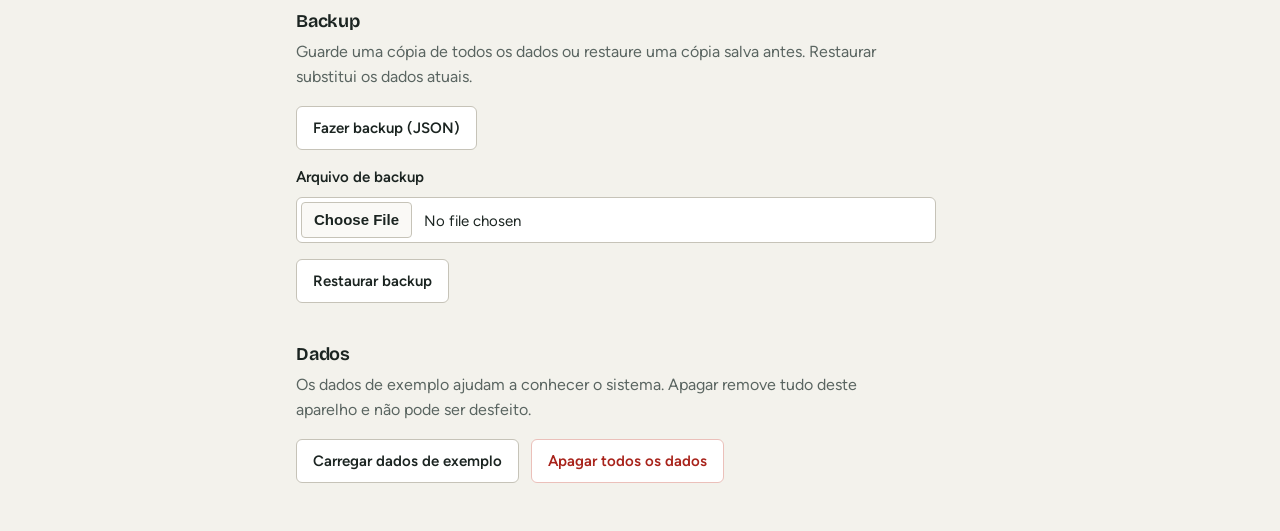
<file: configuracoes.html>
<!DOCTYPE html>
<html lang="pt-BR">
<head>
    <meta charset="UTF-8">
    <meta name="viewport" content="width=device-width, initial-scale=1.0">
    <title>Fish Track - Configurações</title>
    <meta name="theme-color" content="#0e5a52">
    <link rel="icon" href="assets/icons/icone.svg" type="image/svg+xml">
    <link rel="apple-touch-icon" href="assets/icons/icone-192.png">
    <link rel="manifest" href="manifest.json">
    <link rel="stylesheet" href="css/base.css">
    <link rel="stylesheet" href="css/layout.css">
    <link rel="stylesheet" href="css/components.css">
</head>
<body>
    <header class="cabecalho">
        <a class="cabecalho__marca" href="index.html">
            <svg class="cabecalho__simbolo logo" viewBox="0 0 64 64" aria-hidden="true"><path class="logo__gota" d="M32 5C27 12 11 27 11 40a21 21 0 0 0 42 0C53 27 37 12 32 5Z"/><g class="logo__barras"><rect x="20" y="40" width="6.5" height="11" rx="2"/><rect x="28.75" y="34" width="6.5" height="17" rx="2"/><rect x="37.5" y="27" width="6.5" height="24" rx="2"/></g></svg>
            <span class="cabecalho__nome">
                <span class="cabecalho__titulo">Fish Track</span>
                <span class="cabecalho__subtitulo">Gestão de cultivos</span>
            </span>
        </a>
        <nav class="menu" aria-label="Navegação principal">
            <a class="menu__link" href="index.html"><svg class="menu__icone" viewBox="0 0 24 24" aria-hidden="true"><rect x="3" y="3" width="7" height="9" rx="1.5"/><rect x="14" y="3" width="7" height="5" rx="1.5"/><rect x="14" y="12" width="7" height="9" rx="1.5"/><rect x="3" y="16" width="7" height="5" rx="1.5"/></svg><span class="menu__texto">Hoje</span></a>
            <a class="menu__link" href="tanques.html"><svg class="menu__icone" viewBox="0 0 24 24" aria-hidden="true"><path d="M3 7c0-1.7 4-3 9-3s9 1.3 9 3v10c0 1.7-4 3-9 3s-9-1.3-9-3Z"/><path d="M3 12c3 1.8 6 1.8 9 0s6-1.8 9 0"/></svg><span class="menu__texto">Tanques</span><span class="menu__contador" data-contador="tanques" hidden></span></a>
            <a class="menu__link menu__link--destaque" href="folha.html"><svg class="menu__icone" viewBox="0 0 24 24" aria-hidden="true"><path d="M4 20h4L19 9a2.8 2.8 0 0 0-4-4L4 16Z"/><path d="m13.5 6.5 4 4"/></svg><span class="menu__texto menu__texto--curto">Anotar</span><span class="menu__texto menu__texto--longo">Anotar o dia</span></a>
            <a class="menu__link" href="alertas.html"><svg class="menu__icone" viewBox="0 0 24 24" aria-hidden="true"><path d="M10.3 3.9 1.8 18a2 2 0 0 0 1.7 3h17a2 2 0 0 0 1.7-3L13.7 3.9a2 2 0 0 0-3.4 0Z"/><path d="M12 9v4M12 17h.01"/></svg><span class="menu__texto">Alertas</span><span class="menu__contador menu__contador--alerta" data-contador="alertas" hidden></span></a>
            <a class="menu__link menu__link--lateral" href="calendario.html"><svg class="menu__icone" viewBox="0 0 24 24" aria-hidden="true"><rect x="3" y="4" width="18" height="17" rx="2"/><path d="M16 2v4M8 2v4M3 10h18"/></svg><span class="menu__texto">Agenda</span><span class="menu__contador" data-contador="lembretes" hidden></span></a>
            <a class="menu__link menu__link--lateral" href="relatorio.html"><svg class="menu__icone" viewBox="0 0 24 24" aria-hidden="true"><path d="M14 2H6a2 2 0 0 0-2 2v16a2 2 0 0 0 2 2h12a2 2 0 0 0 2-2V8Z"/><path d="M14 2v6h6M16 13H8M16 17H8"/></svg><span class="menu__texto">Relatórios</span></a>
            <a class="menu__link menu__link--lateral" href="configuracoes.html" aria-current="page"><svg class="menu__icone" viewBox="0 0 24 24" aria-hidden="true"><path d="M4 21v-7M4 10V3M12 21v-9M12 8V3M20 21v-5M20 12V3M2 14h4M10 8h4M18 16h4"/></svg><span class="menu__texto">Configurações</span></a>
            <details class="menu__mais" id="menu-mais">
                <summary class="menu__link"><svg class="menu__icone" viewBox="0 0 24 24" aria-hidden="true"><circle cx="5" cy="12" r="1.3" fill="currentColor"/><circle cx="12" cy="12" r="1.3" fill="currentColor"/><circle cx="19" cy="12" r="1.3" fill="currentColor"/></svg><span class="menu__texto">Mais</span></summary>
                <div class="menu__submenu">
                    <a class="menu__link" href="calendario.html"><svg class="menu__icone" viewBox="0 0 24 24" aria-hidden="true"><rect x="3" y="4" width="18" height="17" rx="2"/><path d="M16 2v4M8 2v4M3 10h18"/></svg><span class="menu__texto">Agenda</span><span class="menu__contador" data-contador="lembretes" hidden></span></a>
                    <a class="menu__link" href="relatorio.html"><svg class="menu__icone" viewBox="0 0 24 24" aria-hidden="true"><path d="M14 2H6a2 2 0 0 0-2 2v16a2 2 0 0 0 2 2h12a2 2 0 0 0 2-2V8Z"/><path d="M14 2v6h6M16 13H8M16 17H8"/></svg><span class="menu__texto">Relatórios</span></a>
                    <a class="menu__link" href="configuracoes.html" aria-current="page"><svg class="menu__icone" viewBox="0 0 24 24" aria-hidden="true"><path d="M4 21v-7M4 10V3M12 21v-9M12 8V3M20 21v-5M20 12V3M2 14h4M10 8h4M18 16h4"/></svg><span class="menu__texto">Configurações</span></a>
                </div>
            </details>
        </nav>
        <div class="cabecalho__rodape">
            <p class="cabecalho__status" id="status-offline">Preparando o uso offline…</p>
            <p class="cabecalho__backup" id="status-backup"></p>
            <button class="cabecalho__acao" id="botao-backup-rapido" type="button">Fazer backup agora</button>
        </div>
    </header>

    <main class="pagina">
        <h1 class="pagina__titulo">Configurações</h1>

        <section class="secao" aria-labelledby="titulo-limites">
            <h2 class="secao__titulo" id="titulo-limites">Limites padrão dos alertas</h2>
            <p class="secao__descricao">Valem para todos os tanques que não tiverem limites próprios.</p>

            <form class="formulario" id="formulario-limites" novalidate>
                <div class="formulario__grade">
                    <div class="campo">
                        <label class="campo__rotulo" for="campo-mortalidade-registro">Mortalidade em um registro (% dos peixes)</label>
                        <input class="campo__input" id="campo-mortalidade-registro" name="mortalidadeRegistroPct" type="text" autocomplete="off" pattern="[0-9]*[.,]?[0-9]*" inputmode="decimal" required aria-describedby="erro-mortalidade-registro">
                        <p class="campo__erro" id="erro-mortalidade-registro"></p>
                    </div>

                    <div class="campo">
                        <label class="campo__rotulo" for="campo-mortalidade-acumulada">Mortalidade acumulada no ciclo (%)</label>
                        <input class="campo__input" id="campo-mortalidade-acumulada" name="mortalidadeAcumuladaPct" type="text" autocomplete="off" pattern="[0-9]*[.,]?[0-9]*" inputmode="decimal" required aria-describedby="erro-mortalidade-acumulada">
                        <p class="campo__erro" id="erro-mortalidade-acumulada"></p>
                    </div>
                </div>

                <div class="formulario__grade">
                    <div class="campo">
                        <label class="campo__rotulo" for="campo-racao-diaria">Ração do dia (% da biomassa)</label>
                        <input class="campo__input" id="campo-racao-diaria" name="racaoDiariaPct" type="text" autocomplete="off" pattern="[0-9]*[.,]?[0-9]*" inputmode="decimal" required aria-describedby="erro-racao-diaria">
                        <p class="campo__erro" id="erro-racao-diaria"></p>
                    </div>

                    <div class="campo">
                        <label class="campo__rotulo" for="campo-capacidade">Capacidade utilizada (%)</label>
                        <input class="campo__input" id="campo-capacidade" name="capacidadePct" type="text" autocomplete="off" pattern="[0-9]*[.,]?[0-9]*" inputmode="decimal" required aria-describedby="erro-capacidade">
                        <p class="campo__erro" id="erro-capacidade"></p>
                    </div>
                </div>

                <div class="formulario__grade">
                    <div class="campo">
                        <label class="campo__rotulo" for="campo-dias-sem-registro">Dias sem registro</label>
                        <input class="campo__input" id="campo-dias-sem-registro" name="diasSemRegistro" type="text" autocomplete="off" pattern="[0-9]*" inputmode="numeric" required aria-describedby="erro-dias-sem-registro">
                        <p class="campo__erro" id="erro-dias-sem-registro"></p>
                    </div>
                </div>


                <div class="campo">
                    <label class="campo__rotulo" for="campo-meta-fca">Meta de conversão alimentar (FCA)</label>
                    <input class="campo__input" id="campo-meta-fca" name="metaFca" type="text" autocomplete="off" pattern="[0-9]*[.,]?[0-9]*" inputmode="decimal" required aria-describedby="ajuda-meta-fca erro-meta-fca">
                    <p class="campo__ajuda" id="ajuda-meta-fca">Quilos de ração para cada quilo de peixe ganho. Abaixo da meta, a conversão está boa.</p>
                    <p class="campo__erro" id="erro-meta-fca"></p>
                </div>

                <p class="formulario__erro-geral" id="erro-geral-limites" role="alert" hidden></p>
                <p class="mensagem" id="mensagem-limites" role="status"></p>

                <div class="formulario__acoes">
                    <button class="botao botao--secundario" id="botao-restaurar-limites" type="button">Restaurar padrões</button>
                    <button class="botao botao--primario" type="submit">Salvar limites</button>
                </div>
            </form>
        </section>

        <section class="secao" aria-labelledby="titulo-tabelas">
            <h2 class="secao__titulo" id="titulo-tabelas">Planos de alimentação</h2>
            <p class="secao__descricao">O plano diz quanto de ração dar por dia, como uma porcentagem do peso total dos peixes. Cada tanque escolhe o seu (em Editar tanque, na parte Alimentação); aqui ficam os planos salvos para reutilizar.</p>

            <ul class="lista-tabelas" id="lista-tabelas"></ul>

            <div class="secao__acoes">
                <button class="botao botao--primario" id="botao-nova-tabela" type="button">Novo plano</button>
            </div>
            <p class="mensagem" id="mensagem-tabelas" role="status"></p>
        </section>

        <section class="secao" aria-labelledby="titulo-unidades">
            <h2 class="secao__titulo" id="titulo-unidades">Unidades</h2>
            <p class="secao__descricao">Como os pesos aparecem em todo o app. A unidade nunca muda sozinha conforme o tamanho do número.</p>

            <form class="formulario" id="formulario-unidades" novalidate>
                <fieldset class="campo campo--grupo">
                    <legend class="campo__rotulo">Peso total dos peixes (biomassa)</legend>
                    <div class="segmentado">
                        <label class="segmentado__opcao"><input type="radio" name="biomassa" value="kg">Quilos (kg)</label>
                        <label class="segmentado__opcao"><input type="radio" name="biomassa" value="t">Toneladas (t)</label>
                    </div>
                </fieldset>
                <fieldset class="campo campo--grupo">
                    <legend class="campo__rotulo">Ração</legend>
                    <div class="segmentado">
                        <label class="segmentado__opcao"><input type="radio" name="racao" value="kg">Quilos (kg)</label>
                        <label class="segmentado__opcao"><input type="radio" name="racao" value="g">Gramas (g)</label>
                    </div>
                </fieldset>
                <p class="formulario__erro-geral" id="erro-geral-unidades" role="alert" hidden></p>
                <div class="secao__acoes">
                    <button class="botao botao--primario" type="submit">Salvar unidades</button>
                </div>
                <p class="mensagem" id="mensagem-unidades" role="status"></p>
            </form>
        </section>

        <section class="secao" aria-labelledby="titulo-exportar">
            <h2 class="secao__titulo" id="titulo-exportar">Exportar planilhas (CSV)</h2>
            <p class="secao__descricao">Planilhas prontas para abrir no Excel: uma linha por registro ou uma linha por lembrete.</p>

            <div class="campo">
                <label class="campo__rotulo" for="campo-exportar-tanque">Tanque</label>
                <select class="campo__select" id="campo-exportar-tanque">
                    <option value="" selected>Todos os tanques</option>
                </select>
            </div>

            <div class="secao__acoes">
                <button class="botao botao--primario" id="botao-exportar-csv" type="button">Exportar registros</button>
                <button class="botao botao--secundario" id="botao-exportar-lembretes" type="button">Exportar lembretes</button>
            </div>

            <p class="mensagem" id="mensagem-exportar" role="status"></p>
        </section>

        <section class="secao" aria-labelledby="titulo-backup">
            <h2 class="secao__titulo" id="titulo-backup">Backup</h2>
            <p class="secao__descricao">Guarde uma cópia de todos os dados ou restaure uma cópia salva antes. Restaurar substitui os dados atuais.</p>

            <div class="secao__acoes">
                <button class="botao botao--secundario" id="botao-fazer-backup" type="button">Fazer backup (JSON)</button>
            </div>

            <div class="campo">
                <label class="campo__rotulo" for="campo-arquivo-backup">Arquivo de backup</label>
                <input class="campo__input" id="campo-arquivo-backup" type="file" accept=".json,application/json" aria-describedby="erro-arquivo-backup">
                <p class="campo__erro" id="erro-arquivo-backup"></p>
            </div>

            <div class="secao__acoes">
                <button class="botao botao--secundario" id="botao-restaurar-backup" type="button">Restaurar backup</button>
            </div>

            <div class="mensagem" id="mensagem-backup" role="status"></div>
        </section>

        <section class="secao" id="secao-dados-recuperados" aria-labelledby="titulo-dados-recuperados" hidden>
            <h2 class="secao__titulo" id="titulo-dados-recuperados">Dados recuperados</h2>
            <div id="restauracao-anterior" hidden>
                <p class="secao__descricao">Os dados que estavam neste aparelho antes da última restauração de backup ficaram guardados.</p>
                <div class="secao__acoes">
                    <button class="botao botao--secundario" id="botao-voltar-restauracao" type="button">Voltar aos dados de antes da restauração</button>
                </div>
                <div class="mensagem" id="mensagem-voltar-restauracao" role="status"></div>
            </div>
            <div id="lista-dados-recuperados"></div>
        </section>

        <section class="secao" aria-labelledby="titulo-dados">
            <h2 class="secao__titulo" id="titulo-dados">Dados</h2>
            <p class="secao__descricao">Os dados de exemplo ajudam a conhecer o sistema. Apagar remove tudo deste aparelho e não pode ser desfeito.</p>

            <div class="secao__acoes">
                <button class="botao botao--secundario" id="botao-carregar-exemplo" type="button">Carregar dados de exemplo</button>
                <button class="botao botao--perigo" id="botao-apagar-dados" type="button">Apagar todos os dados</button>
            </div>

            <p class="mensagem" id="mensagem-dados" role="status"></p>
        </section>
    </main>

    <dialog class="dialogo dialogo--formulario dialogo--largo" id="dialogo-plano" aria-labelledby="titulo-editor-plano"></dialog>

    <dialog class="dialogo" id="dialogo-confirmacao" aria-labelledby="mensagem-confirmacao">
        <form class="dialogo__conteudo" method="dialog">
            <p class="dialogo__mensagem" id="mensagem-confirmacao"></p>
            <div class="dialogo__acoes">
                <button class="botao botao--secundario" value="cancelar">Cancelar</button>
                <button class="botao botao--perigo" id="botao-confirmar" value="confirmar">Confirmar</button>
            </div>
        </form>
    </dialog>

    <script type="module" src="js/pages/configuracoes.js"></script>
</body>
</html>
</file>
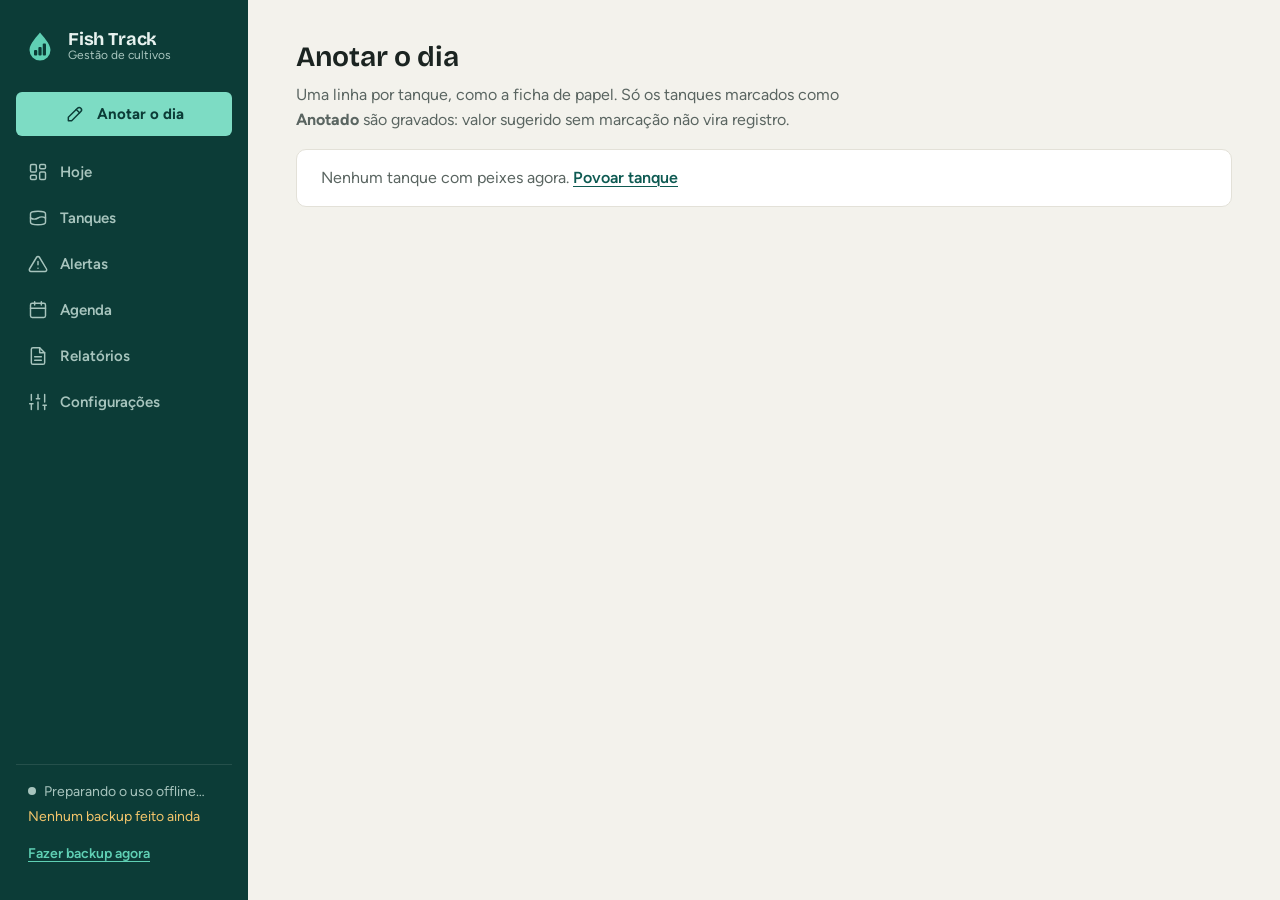
<file: folha.html>
<!DOCTYPE html>
<html lang="pt-BR">
<head>
    <meta charset="UTF-8">
    <meta name="viewport" content="width=device-width, initial-scale=1.0">
    <title>Fish Track - Anotar o dia</title>
    <meta name="theme-color" content="#0e5a52">
    <link rel="icon" href="assets/icons/icone.svg" type="image/svg+xml">
    <link rel="apple-touch-icon" href="assets/icons/icone-192.png">
    <link rel="manifest" href="manifest.json">
    <link rel="stylesheet" href="css/base.css">
    <link rel="stylesheet" href="css/layout.css">
    <link rel="stylesheet" href="css/components.css">
</head>
<body>
    <header class="cabecalho">
        <a class="cabecalho__marca" href="index.html">
            <svg class="cabecalho__simbolo logo" viewBox="0 0 64 64" aria-hidden="true"><path class="logo__gota" d="M32 5C27 12 11 27 11 40a21 21 0 0 0 42 0C53 27 37 12 32 5Z"/><g class="logo__barras"><rect x="20" y="40" width="6.5" height="11" rx="2"/><rect x="28.75" y="34" width="6.5" height="17" rx="2"/><rect x="37.5" y="27" width="6.5" height="24" rx="2"/></g></svg>
            <span class="cabecalho__nome">
                <span class="cabecalho__titulo">Fish Track</span>
                <span class="cabecalho__subtitulo">Gestão de cultivos</span>
            </span>
        </a>
        <nav class="menu" aria-label="Navegação principal">
            <a class="menu__link" href="index.html"><svg class="menu__icone" viewBox="0 0 24 24" aria-hidden="true"><rect x="3" y="3" width="7" height="9" rx="1.5"/><rect x="14" y="3" width="7" height="5" rx="1.5"/><rect x="14" y="12" width="7" height="9" rx="1.5"/><rect x="3" y="16" width="7" height="5" rx="1.5"/></svg><span class="menu__texto">Hoje</span></a>
            <a class="menu__link" href="tanques.html"><svg class="menu__icone" viewBox="0 0 24 24" aria-hidden="true"><path d="M3 7c0-1.7 4-3 9-3s9 1.3 9 3v10c0 1.7-4 3-9 3s-9-1.3-9-3Z"/><path d="M3 12c3 1.8 6 1.8 9 0s6-1.8 9 0"/></svg><span class="menu__texto">Tanques</span><span class="menu__contador" data-contador="tanques" hidden></span></a>
            <a class="menu__link menu__link--destaque" href="folha.html" aria-current="page"><svg class="menu__icone" viewBox="0 0 24 24" aria-hidden="true"><path d="M4 20h4L19 9a2.8 2.8 0 0 0-4-4L4 16Z"/><path d="m13.5 6.5 4 4"/></svg><span class="menu__texto menu__texto--curto">Anotar</span><span class="menu__texto menu__texto--longo">Anotar o dia</span></a>
            <a class="menu__link" href="alertas.html"><svg class="menu__icone" viewBox="0 0 24 24" aria-hidden="true"><path d="M10.3 3.9 1.8 18a2 2 0 0 0 1.7 3h17a2 2 0 0 0 1.7-3L13.7 3.9a2 2 0 0 0-3.4 0Z"/><path d="M12 9v4M12 17h.01"/></svg><span class="menu__texto">Alertas</span><span class="menu__contador menu__contador--alerta" data-contador="alertas" hidden></span></a>
            <a class="menu__link menu__link--lateral" href="calendario.html"><svg class="menu__icone" viewBox="0 0 24 24" aria-hidden="true"><rect x="3" y="4" width="18" height="17" rx="2"/><path d="M16 2v4M8 2v4M3 10h18"/></svg><span class="menu__texto">Agenda</span><span class="menu__contador" data-contador="lembretes" hidden></span></a>
            <a class="menu__link menu__link--lateral" href="relatorio.html"><svg class="menu__icone" viewBox="0 0 24 24" aria-hidden="true"><path d="M14 2H6a2 2 0 0 0-2 2v16a2 2 0 0 0 2 2h12a2 2 0 0 0 2-2V8Z"/><path d="M14 2v6h6M16 13H8M16 17H8"/></svg><span class="menu__texto">Relatórios</span></a>
            <a class="menu__link menu__link--lateral" href="configuracoes.html"><svg class="menu__icone" viewBox="0 0 24 24" aria-hidden="true"><path d="M4 21v-7M4 10V3M12 21v-9M12 8V3M20 21v-5M20 12V3M2 14h4M10 8h4M18 16h4"/></svg><span class="menu__texto">Configurações</span></a>
            <details class="menu__mais" id="menu-mais">
                <summary class="menu__link"><svg class="menu__icone" viewBox="0 0 24 24" aria-hidden="true"><circle cx="5" cy="12" r="1.3" fill="currentColor"/><circle cx="12" cy="12" r="1.3" fill="currentColor"/><circle cx="19" cy="12" r="1.3" fill="currentColor"/></svg><span class="menu__texto">Mais</span></summary>
                <div class="menu__submenu">
                    <a class="menu__link" href="calendario.html"><svg class="menu__icone" viewBox="0 0 24 24" aria-hidden="true"><rect x="3" y="4" width="18" height="17" rx="2"/><path d="M16 2v4M8 2v4M3 10h18"/></svg><span class="menu__texto">Agenda</span><span class="menu__contador" data-contador="lembretes" hidden></span></a>
                    <a class="menu__link" href="relatorio.html"><svg class="menu__icone" viewBox="0 0 24 24" aria-hidden="true"><path d="M14 2H6a2 2 0 0 0-2 2v16a2 2 0 0 0 2 2h12a2 2 0 0 0 2-2V8Z"/><path d="M14 2v6h6M16 13H8M16 17H8"/></svg><span class="menu__texto">Relatórios</span></a>
                    <a class="menu__link" href="configuracoes.html"><svg class="menu__icone" viewBox="0 0 24 24" aria-hidden="true"><path d="M4 21v-7M4 10V3M12 21v-9M12 8V3M20 21v-5M20 12V3M2 14h4M10 8h4M18 16h4"/></svg><span class="menu__texto">Configurações</span></a>
                </div>
            </details>
        </nav>
        <div class="cabecalho__rodape">
            <p class="cabecalho__status" id="status-offline">Preparando o uso offline…</p>
            <p class="cabecalho__backup" id="status-backup"></p>
            <button class="cabecalho__acao" id="botao-backup-rapido" type="button">Fazer backup agora</button>
        </div>
    </header>

    <main class="pagina folha">
        <section class="secao" aria-labelledby="titulo-folha">
            <div class="secao__cabecalho">
                <h1 class="pagina__titulo" id="titulo-folha">Anotar o dia</h1>
            </div>
            <p class="secao__descricao">Uma linha por tanque, como a ficha de papel. Só os tanques marcados como <strong>Anotado</strong> são gravados: valor sugerido sem marcação não vira registro.</p>

            <p class="aviso-vazio" id="aviso-folha-vazia" hidden>
                Nenhum tanque com peixes agora.
                <a class="link" href="tanques.html">Povoar tanque</a>
            </p>

            <form class="folha__formulario" id="formulario-folha" novalidate>
                <div class="folha__topo">
                    <fieldset class="campo campo--grupo">
                        <legend class="campo__rotulo">Dia</legend>
                        <div class="segmentado" id="seletor-dia-folha">
                            <label class="segmentado__opcao"><input type="radio" name="dia" value="hoje" checked><span data-campo="rotuloHoje">Hoje</span></label>
                            <label class="segmentado__opcao"><input type="radio" name="dia" value="ontem"><span data-campo="rotuloOntem">Ontem</span></label>
                        </div>
                    </fieldset>
                    <button class="botao botao--secundario" id="botao-conforme-plano" type="button">Alimentei conforme o plano</button>
                </div>

                <ul class="folha__linhas" id="linhas-folha"></ul>

                <p class="formulario__erro-geral" id="erro-geral-folha" role="alert" hidden></p>

                <div class="folha__rodape">
                    <p class="folha__dica" id="dica-salvar-dia">Marque os tanques que você anotou.</p>
                    <button class="botao botao--primario" id="botao-salvar-dia" type="submit" disabled>Salvar o dia</button>
                </div>
                <p class="mensagem" id="mensagem-folha" role="status"></p>
            </form>
        </section>
    </main>

    <script type="module" src="js/pages/folha.js"></script>
</body>
</html>
</file>
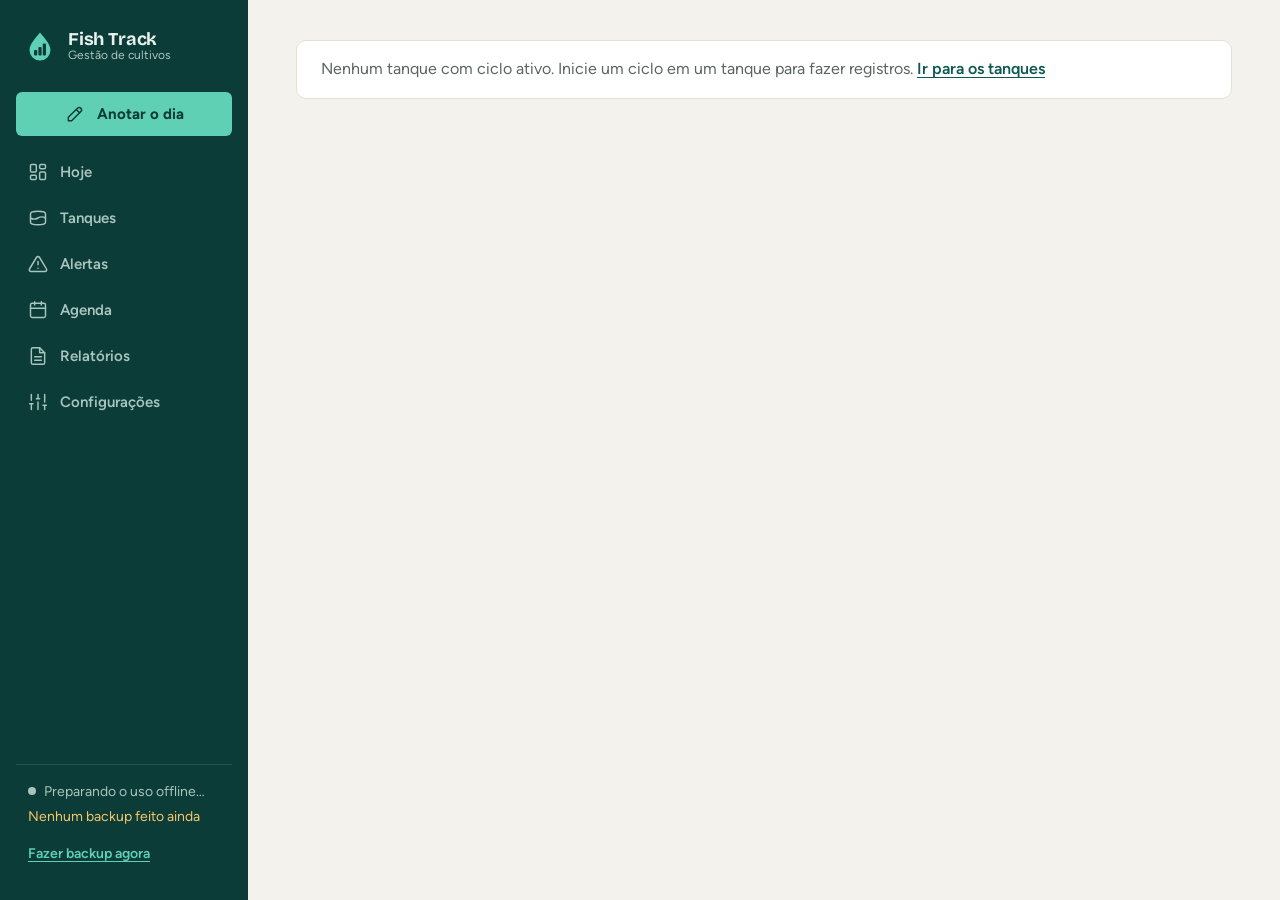
<file: registro.html>
<!DOCTYPE html>
<html lang="pt-BR">
<head>
    <meta charset="UTF-8">
    <meta name="viewport" content="width=device-width, initial-scale=1.0">
    <title>Fish Track - Anotar</title>
    <meta name="theme-color" content="#0e5a52">
    <link rel="icon" href="assets/icons/icone.svg" type="image/svg+xml">
    <link rel="apple-touch-icon" href="assets/icons/icone-192.png">
    <link rel="manifest" href="manifest.json">
    <link rel="stylesheet" href="css/base.css">
    <link rel="stylesheet" href="css/layout.css">
    <link rel="stylesheet" href="css/components.css">
</head>
<body>
    <header class="cabecalho">
        <a class="cabecalho__marca" href="index.html">
            <svg class="cabecalho__simbolo logo" viewBox="0 0 64 64" aria-hidden="true"><path class="logo__gota" d="M32 5C27 12 11 27 11 40a21 21 0 0 0 42 0C53 27 37 12 32 5Z"/><g class="logo__barras"><rect x="20" y="40" width="6.5" height="11" rx="2"/><rect x="28.75" y="34" width="6.5" height="17" rx="2"/><rect x="37.5" y="27" width="6.5" height="24" rx="2"/></g></svg>
            <span class="cabecalho__nome">
                <span class="cabecalho__titulo">Fish Track</span>
                <span class="cabecalho__subtitulo">Gestão de cultivos</span>
            </span>
        </a>
        <nav class="menu" aria-label="Navegação principal">
            <a class="menu__link" href="index.html"><svg class="menu__icone" viewBox="0 0 24 24" aria-hidden="true"><rect x="3" y="3" width="7" height="9" rx="1.5"/><rect x="14" y="3" width="7" height="5" rx="1.5"/><rect x="14" y="12" width="7" height="9" rx="1.5"/><rect x="3" y="16" width="7" height="5" rx="1.5"/></svg><span class="menu__texto">Hoje</span></a>
            <a class="menu__link" href="tanques.html"><svg class="menu__icone" viewBox="0 0 24 24" aria-hidden="true"><path d="M3 7c0-1.7 4-3 9-3s9 1.3 9 3v10c0 1.7-4 3-9 3s-9-1.3-9-3Z"/><path d="M3 12c3 1.8 6 1.8 9 0s6-1.8 9 0"/></svg><span class="menu__texto">Tanques</span><span class="menu__contador" data-contador="tanques" hidden></span></a>
            <a class="menu__link menu__link--destaque" href="folha.html"><svg class="menu__icone" viewBox="0 0 24 24" aria-hidden="true"><path d="M4 20h4L19 9a2.8 2.8 0 0 0-4-4L4 16Z"/><path d="m13.5 6.5 4 4"/></svg><span class="menu__texto menu__texto--curto">Anotar</span><span class="menu__texto menu__texto--longo">Anotar o dia</span></a>
            <a class="menu__link" href="alertas.html"><svg class="menu__icone" viewBox="0 0 24 24" aria-hidden="true"><path d="M10.3 3.9 1.8 18a2 2 0 0 0 1.7 3h17a2 2 0 0 0 1.7-3L13.7 3.9a2 2 0 0 0-3.4 0Z"/><path d="M12 9v4M12 17h.01"/></svg><span class="menu__texto">Alertas</span><span class="menu__contador menu__contador--alerta" data-contador="alertas" hidden></span></a>
            <a class="menu__link menu__link--lateral" href="calendario.html"><svg class="menu__icone" viewBox="0 0 24 24" aria-hidden="true"><rect x="3" y="4" width="18" height="17" rx="2"/><path d="M16 2v4M8 2v4M3 10h18"/></svg><span class="menu__texto">Agenda</span><span class="menu__contador" data-contador="lembretes" hidden></span></a>
            <a class="menu__link menu__link--lateral" href="relatorio.html"><svg class="menu__icone" viewBox="0 0 24 24" aria-hidden="true"><path d="M14 2H6a2 2 0 0 0-2 2v16a2 2 0 0 0 2 2h12a2 2 0 0 0 2-2V8Z"/><path d="M14 2v6h6M16 13H8M16 17H8"/></svg><span class="menu__texto">Relatórios</span></a>
            <a class="menu__link menu__link--lateral" href="configuracoes.html"><svg class="menu__icone" viewBox="0 0 24 24" aria-hidden="true"><path d="M4 21v-7M4 10V3M12 21v-9M12 8V3M20 21v-5M20 12V3M2 14h4M10 8h4M18 16h4"/></svg><span class="menu__texto">Configurações</span></a>
            <details class="menu__mais" id="menu-mais">
                <summary class="menu__link"><svg class="menu__icone" viewBox="0 0 24 24" aria-hidden="true"><circle cx="5" cy="12" r="1.3" fill="currentColor"/><circle cx="12" cy="12" r="1.3" fill="currentColor"/><circle cx="19" cy="12" r="1.3" fill="currentColor"/></svg><span class="menu__texto">Mais</span></summary>
                <div class="menu__submenu">
                    <a class="menu__link" href="calendario.html"><svg class="menu__icone" viewBox="0 0 24 24" aria-hidden="true"><rect x="3" y="4" width="18" height="17" rx="2"/><path d="M16 2v4M8 2v4M3 10h18"/></svg><span class="menu__texto">Agenda</span><span class="menu__contador" data-contador="lembretes" hidden></span></a>
                    <a class="menu__link" href="relatorio.html"><svg class="menu__icone" viewBox="0 0 24 24" aria-hidden="true"><path d="M14 2H6a2 2 0 0 0-2 2v16a2 2 0 0 0 2 2h12a2 2 0 0 0 2-2V8Z"/><path d="M14 2v6h6M16 13H8M16 17H8"/></svg><span class="menu__texto">Relatórios</span></a>
                    <a class="menu__link" href="configuracoes.html"><svg class="menu__icone" viewBox="0 0 24 24" aria-hidden="true"><path d="M4 21v-7M4 10V3M12 21v-9M12 8V3M20 21v-5M20 12V3M2 14h4M10 8h4M18 16h4"/></svg><span class="menu__texto">Configurações</span></a>
                </div>
            </details>
        </nav>
        <div class="cabecalho__rodape">
            <p class="cabecalho__status" id="status-offline">Preparando o uso offline…</p>
            <p class="cabecalho__backup" id="status-backup"></p>
            <button class="cabecalho__acao" id="botao-backup-rapido" type="button">Fazer backup agora</button>
        </div>
    </header>

    <main class="pagina">
        <p class="aviso-vazio" id="aviso-sem-ciclo-ativo" hidden>
            Nenhum tanque com ciclo ativo. Inicie um ciclo em um tanque para fazer registros.
            <a class="link" href="tanques.html">Ir para os tanques</a>
        </p>

        <p class="aviso-vazio" id="aviso-registro-indisponivel" hidden>
            <span id="texto-registro-indisponivel"></span>
            <a class="link" id="link-voltar-registro" href="index.html">Voltar</a>
        </p>

        <section class="secao" id="secao-formulario-registro" aria-labelledby="titulo-pagina-registro">
            <h1 class="pagina__titulo" id="titulo-pagina-registro">Anotar</h1>

            <form class="formulario" id="formulario-registro" novalidate>
                <input type="hidden" id="campo-registro-id" name="id">

                <p class="tanque-fixo" id="tanque-fixo" hidden></p>

                <div class="campo" id="grupo-tanque">
                    <label class="campo__rotulo" for="campo-tanque">Tanque</label>
                    <select class="campo__select" id="campo-tanque" name="tanqueId" required aria-describedby="erro-tanque">
                        <option value="" disabled selected>Selecione um tanque</option>
                    </select>
                    <p class="campo__erro" id="erro-tanque"></p>
                </div>

                <div class="campo">
                    <label class="campo__rotulo" for="campo-data">Data</label>
                    <input class="campo__input" id="campo-data" name="data" type="date" required aria-describedby="erro-data">
                    <p class="campo__erro" id="erro-data"></p>
                </div>

                <p class="formulario__aviso">Preencha só o que foi medido ou observado nessa data.</p>

                <details class="secao-registro" open>
                    <summary class="secao-registro__titulo">Alimentação</summary>
                    <div class="secao-registro__corpo">
                        <div class="sugestao-racao" id="sugestao-racao" aria-live="polite" hidden>
                            <p class="sugestao-racao__texto" id="texto-sugestao-racao"></p>
                            <button class="botao botao--secundario botao--pequeno" id="botao-usar-sugestao" type="button" hidden>Usar sugestão</button>
                        </div>
                        <div class="formulario__grade">
                            <div class="campo">
                                <label class="campo__rotulo" for="campo-racao">Ração fornecida</label>
                                <input class="campo__input" id="campo-racao" name="racaoKg" type="text" autocomplete="off" pattern="[0-9]*[.,]?[0-9]*" inputmode="decimal" aria-describedby="erro-racao">
                                <p class="campo__erro" id="erro-racao"></p>
                            </div>

                            <div class="campo">
                                <label class="campo__rotulo" for="campo-sobra">Sobra (opcional)</label>
                                <input class="campo__input" id="campo-sobra" name="racaoSobraKg" type="text" autocomplete="off" pattern="[0-9]*[.,]?[0-9]*" inputmode="decimal" aria-describedby="ajuda-sobra erro-sobra">
                                <p class="campo__ajuda" id="ajuda-sobra">Ração que os peixes não comeram. A conversão alimentar usa a ração consumida.</p>
                                <p class="campo__erro" id="erro-sobra"></p>
                            </div>
                        </div>
                    </div>
                </details>

                <details class="secao-registro" open>
                    <summary class="secao-registro__titulo">Mortalidade</summary>
                    <div class="secao-registro__corpo formulario__grade">
                        <div class="campo">
                            <label class="campo__rotulo" for="campo-mortalidade">Mortos encontrados</label>
                            <input class="campo__input" id="campo-mortalidade" name="mortalidade" type="text" autocomplete="off" pattern="[0-9]*" inputmode="numeric" aria-describedby="ajuda-mortalidade erro-mortalidade">
                            <p class="campo__ajuda" id="ajuda-mortalidade">Peixes mortos vistos neste dia. O número real só é conhecido na despesca.</p>
                            <p class="campo__erro" id="erro-mortalidade"></p>
                        </div>

                        <div class="campo">
                            <label class="campo__rotulo" for="campo-causa">Causa provável (opcional)</label>
                            <select class="campo__select" id="campo-causa" name="causaMortalidade" aria-describedby="erro-causa">
                                <option value="">Não informada</option>
                                <option value="desconhecida">Desconhecida</option>
                                <option value="manejo">Manejo</option>
                                <option value="predacao">Predação</option>
                                <option value="doenca">Doença</option>
                                <option value="qualidade-agua">Qualidade da água</option>
                                <option value="outra">Outra</option>
                            </select>
                            <p class="campo__erro" id="erro-causa"></p>
                        </div>
                    </div>
                </details>

                <p class="aviso-info aviso-biometria" id="aviso-biometria" hidden>
                    Vai pesar os peixes? Use a <a class="link" id="link-biometria" href="tanques.html">Biometria do tanque</a>.
                </p>

                <div class="peso-registro" id="peso-registro" hidden>
                    <p class="peso-registro__texto" id="texto-peso-registro"></p>
                    <a class="link" id="link-editar-peso" href="tanques.html">Editar na biometria</a>
                </div>

                <div class="campo">
                    <label class="campo__rotulo" for="campo-observacoes">Observações</label>
                    <textarea class="campo__input campo__input--area" id="campo-observacoes" name="observacoes" rows="3"></textarea>
                </div>

                <details class="secao-registro">
                    <summary class="secao-registro__titulo">Mais campos</summary>
                    <div class="secao-registro__corpo">
                        <div class="campo">
                            <label class="campo__rotulo" for="campo-natalidade">Natalidade</label>
                            <input class="campo__input" id="campo-natalidade" name="natalidade" type="text" autocomplete="off" pattern="[0-9]*" inputmode="numeric" aria-describedby="erro-natalidade">
                            <p class="campo__erro" id="erro-natalidade"></p>
                        </div>
                    </div>
                </details>

                <p class="formulario__erro-geral" id="erro-geral-registro" role="alert" hidden></p>

                <div class="formulario__acoes">
                    <a class="botao botao--secundario" id="link-cancelar-registro" href="index.html">Cancelar</a>
                    <button class="botao botao--primario" type="submit">Salvar registro</button>
                </div>
            </form>
        </section>
    </main>

    <script type="module" src="js/pages/registro.js"></script>
</body>
</html>
</file>
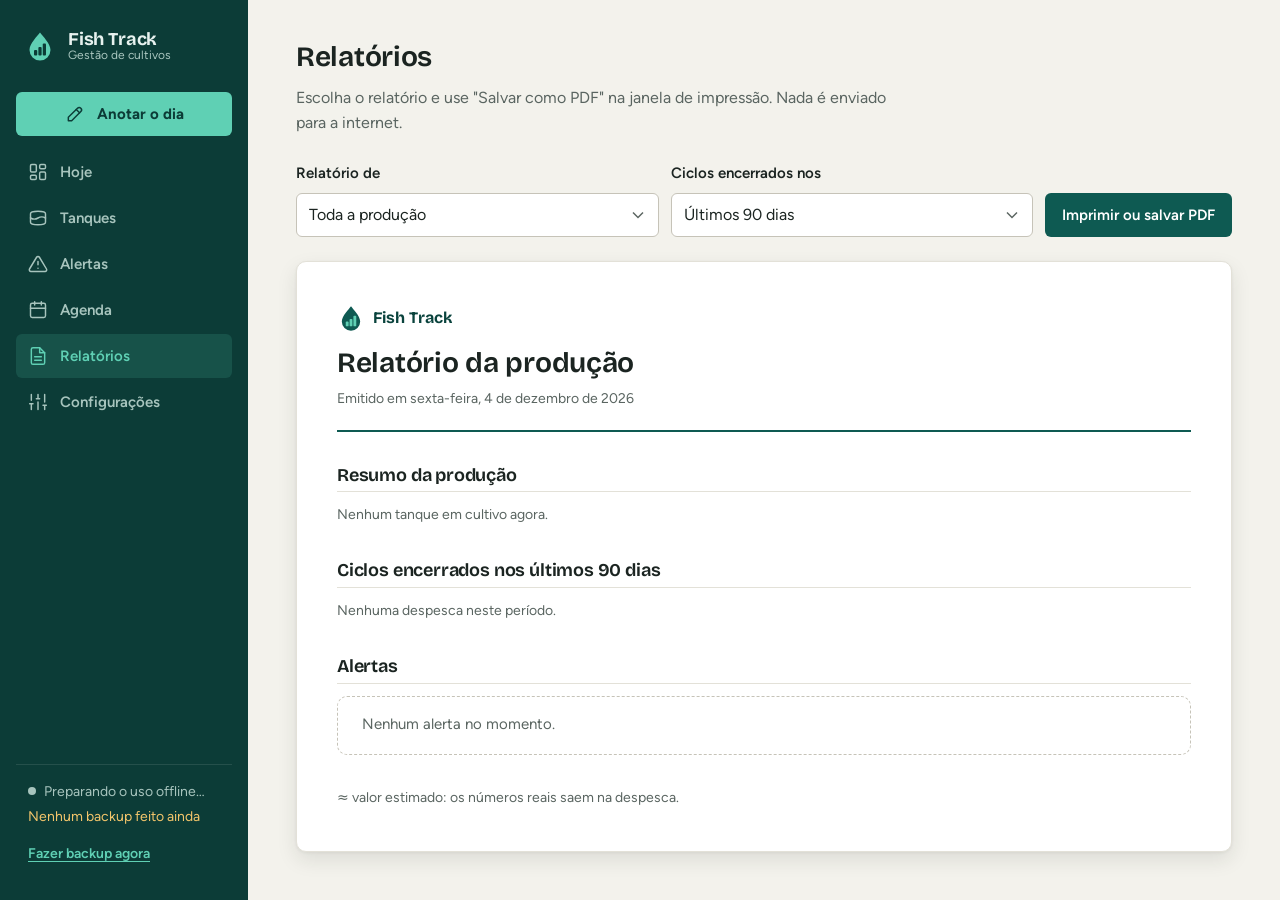
<file: relatorio.html>
<!DOCTYPE html>
<html lang="pt-BR">
<head>
    <meta charset="UTF-8">
    <meta name="viewport" content="width=device-width, initial-scale=1.0">
    <title>Fish Track - Relatório</title>
    <meta name="theme-color" content="#0e5a52">
    <link rel="icon" href="assets/icons/icone.svg" type="image/svg+xml">
    <link rel="apple-touch-icon" href="assets/icons/icone-192.png">
    <link rel="manifest" href="manifest.json">
    <link rel="stylesheet" href="css/base.css">
    <link rel="stylesheet" href="css/layout.css">
    <link rel="stylesheet" href="css/components.css">
    <link rel="stylesheet" href="css/pages/relatorio.css">
</head>
<body>
    <header class="cabecalho">
        <a class="cabecalho__marca" href="index.html">
            <svg class="cabecalho__simbolo logo" viewBox="0 0 64 64" aria-hidden="true"><path class="logo__gota" d="M32 5C27 12 11 27 11 40a21 21 0 0 0 42 0C53 27 37 12 32 5Z"/><g class="logo__barras"><rect x="20" y="40" width="6.5" height="11" rx="2"/><rect x="28.75" y="34" width="6.5" height="17" rx="2"/><rect x="37.5" y="27" width="6.5" height="24" rx="2"/></g></svg>
            <span class="cabecalho__nome">
                <span class="cabecalho__titulo">Fish Track</span>
                <span class="cabecalho__subtitulo">Gestão de cultivos</span>
            </span>
        </a>
        <nav class="menu" aria-label="Navegação principal">
            <a class="menu__link" href="index.html"><svg class="menu__icone" viewBox="0 0 24 24" aria-hidden="true"><rect x="3" y="3" width="7" height="9" rx="1.5"/><rect x="14" y="3" width="7" height="5" rx="1.5"/><rect x="14" y="12" width="7" height="9" rx="1.5"/><rect x="3" y="16" width="7" height="5" rx="1.5"/></svg><span class="menu__texto">Hoje</span></a>
            <a class="menu__link" href="tanques.html"><svg class="menu__icone" viewBox="0 0 24 24" aria-hidden="true"><path d="M3 7c0-1.7 4-3 9-3s9 1.3 9 3v10c0 1.7-4 3-9 3s-9-1.3-9-3Z"/><path d="M3 12c3 1.8 6 1.8 9 0s6-1.8 9 0"/></svg><span class="menu__texto">Tanques</span><span class="menu__contador" data-contador="tanques" hidden></span></a>
            <a class="menu__link menu__link--destaque" href="folha.html"><svg class="menu__icone" viewBox="0 0 24 24" aria-hidden="true"><path d="M4 20h4L19 9a2.8 2.8 0 0 0-4-4L4 16Z"/><path d="m13.5 6.5 4 4"/></svg><span class="menu__texto menu__texto--curto">Anotar</span><span class="menu__texto menu__texto--longo">Anotar o dia</span></a>
            <a class="menu__link" href="alertas.html"><svg class="menu__icone" viewBox="0 0 24 24" aria-hidden="true"><path d="M10.3 3.9 1.8 18a2 2 0 0 0 1.7 3h17a2 2 0 0 0 1.7-3L13.7 3.9a2 2 0 0 0-3.4 0Z"/><path d="M12 9v4M12 17h.01"/></svg><span class="menu__texto">Alertas</span><span class="menu__contador menu__contador--alerta" data-contador="alertas" hidden></span></a>
            <a class="menu__link menu__link--lateral" href="calendario.html"><svg class="menu__icone" viewBox="0 0 24 24" aria-hidden="true"><rect x="3" y="4" width="18" height="17" rx="2"/><path d="M16 2v4M8 2v4M3 10h18"/></svg><span class="menu__texto">Agenda</span><span class="menu__contador" data-contador="lembretes" hidden></span></a>
            <a class="menu__link menu__link--lateral" href="relatorio.html" aria-current="page"><svg class="menu__icone" viewBox="0 0 24 24" aria-hidden="true"><path d="M14 2H6a2 2 0 0 0-2 2v16a2 2 0 0 0 2 2h12a2 2 0 0 0 2-2V8Z"/><path d="M14 2v6h6M16 13H8M16 17H8"/></svg><span class="menu__texto">Relatórios</span></a>
            <a class="menu__link menu__link--lateral" href="configuracoes.html"><svg class="menu__icone" viewBox="0 0 24 24" aria-hidden="true"><path d="M4 21v-7M4 10V3M12 21v-9M12 8V3M20 21v-5M20 12V3M2 14h4M10 8h4M18 16h4"/></svg><span class="menu__texto">Configurações</span></a>
            <details class="menu__mais" id="menu-mais">
                <summary class="menu__link"><svg class="menu__icone" viewBox="0 0 24 24" aria-hidden="true"><circle cx="5" cy="12" r="1.3" fill="currentColor"/><circle cx="12" cy="12" r="1.3" fill="currentColor"/><circle cx="19" cy="12" r="1.3" fill="currentColor"/></svg><span class="menu__texto">Mais</span></summary>
                <div class="menu__submenu">
                    <a class="menu__link" href="calendario.html"><svg class="menu__icone" viewBox="0 0 24 24" aria-hidden="true"><rect x="3" y="4" width="18" height="17" rx="2"/><path d="M16 2v4M8 2v4M3 10h18"/></svg><span class="menu__texto">Agenda</span><span class="menu__contador" data-contador="lembretes" hidden></span></a>
                    <a class="menu__link" href="relatorio.html" aria-current="page"><svg class="menu__icone" viewBox="0 0 24 24" aria-hidden="true"><path d="M14 2H6a2 2 0 0 0-2 2v16a2 2 0 0 0 2 2h12a2 2 0 0 0 2-2V8Z"/><path d="M14 2v6h6M16 13H8M16 17H8"/></svg><span class="menu__texto">Relatórios</span></a>
                    <a class="menu__link" href="configuracoes.html"><svg class="menu__icone" viewBox="0 0 24 24" aria-hidden="true"><path d="M4 21v-7M4 10V3M12 21v-9M12 8V3M20 21v-5M20 12V3M2 14h4M10 8h4M18 16h4"/></svg><span class="menu__texto">Configurações</span></a>
                </div>
            </details>
        </nav>
        <div class="cabecalho__rodape">
            <p class="cabecalho__status" id="status-offline">Preparando o uso offline…</p>
            <p class="cabecalho__backup" id="status-backup"></p>
            <button class="cabecalho__acao" id="botao-backup-rapido" type="button">Fazer backup agora</button>
        </div>
    </header>

    <main class="pagina relatorio">
        <section class="relatorio__barra" aria-labelledby="titulo-pagina-relatorio">
            <h1 class="pagina__titulo" id="titulo-pagina-relatorio">Relatórios</h1>
            <p class="secao__descricao">Escolha o relatório e use "Salvar como PDF" na janela de impressão. Nada é enviado para a internet.</p>
            <div class="relatorio__controles">
                <div class="campo">
                    <label class="campo__rotulo" for="campo-relatorio">Relatório de</label>
                    <select class="campo__select" id="campo-relatorio">
                        <option value="">Toda a produção</option>
                    </select>
                </div>
                <div class="campo" id="campo-periodo-relatorio-caixa" hidden>
                    <label class="campo__rotulo" for="campo-periodo-relatorio">Ciclos encerrados nos</label>
                    <select class="campo__select" id="campo-periodo-relatorio">
                        <option value="30">Últimos 30 dias</option>
                        <option value="90" selected>Últimos 90 dias</option>
                        <option value="365">Últimos 12 meses</option>
                        <option value="tudo">Desde o início</option>
                    </select>
                </div>
                <button class="botao botao--primario" id="botao-imprimir" type="button">Imprimir ou salvar PDF</button>
            </div>
        </section>

        <article class="relatorio__folha" aria-labelledby="titulo-relatorio">
            <header class="relatorio__cabecalho">
                <div class="relatorio__marca">
                    <svg class="relatorio__simbolo logo" viewBox="0 0 64 64" aria-hidden="true"><path class="logo__gota" d="M32 5C27 12 11 27 11 40a21 21 0 0 0 42 0C53 27 37 12 32 5Z"/><g class="logo__barras"><rect x="20" y="40" width="6.5" height="11" rx="2"/><rect x="28.75" y="34" width="6.5" height="17" rx="2"/><rect x="37.5" y="27" width="6.5" height="24" rx="2"/></g></svg>
                    <span class="relatorio__nome">Fish Track</span>
                </div>
                <h2 class="relatorio__titulo" id="titulo-relatorio">Relatório</h2>
                <p class="relatorio__emissao" id="emissao-relatorio"></p>
            </header>

            <div class="relatorio__conteudo" id="conteudo-relatorio"></div>
        </article>
    </main>

    <script type="module" src="js/pages/relatorio.js"></script>
</body>
</html>
</file>
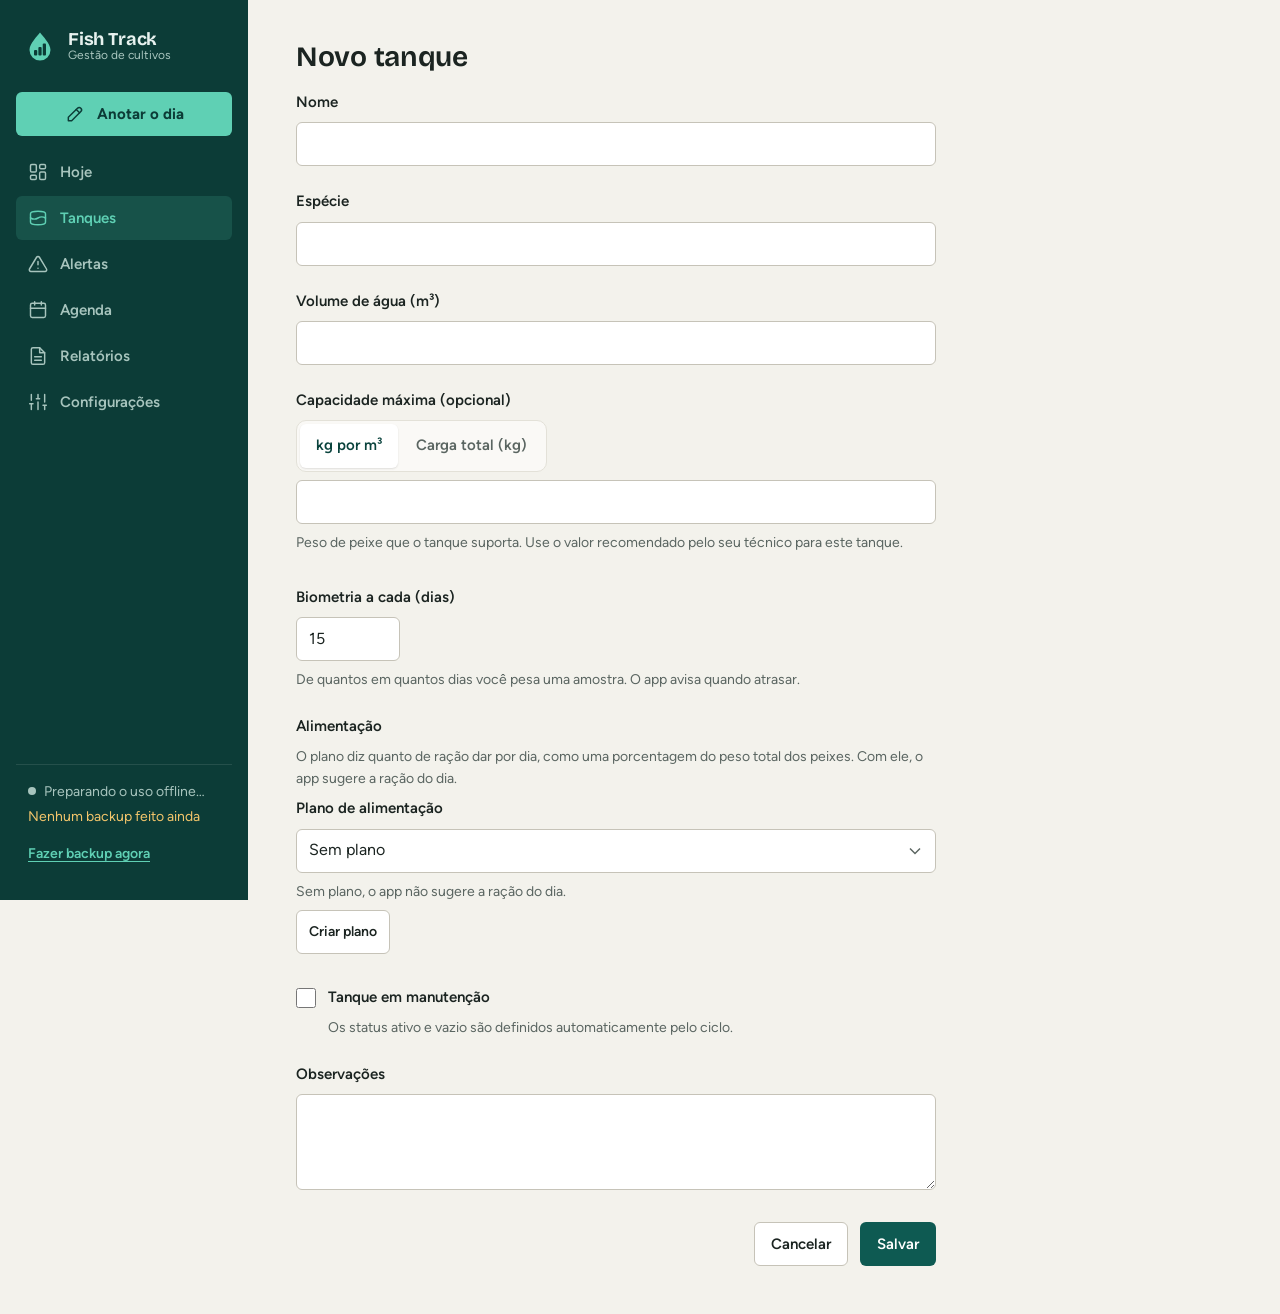
<file: tanque-form.html>
<!DOCTYPE html>
<html lang="pt-BR">
<head>
    <meta charset="UTF-8">
    <meta name="viewport" content="width=device-width, initial-scale=1.0">
    <title>Fish Track - Tanque</title>
    <meta name="theme-color" content="#0e5a52">
    <link rel="icon" href="assets/icons/icone.svg" type="image/svg+xml">
    <link rel="apple-touch-icon" href="assets/icons/icone-192.png">
    <link rel="manifest" href="manifest.json">
    <link rel="stylesheet" href="css/base.css">
    <link rel="stylesheet" href="css/layout.css">
    <link rel="stylesheet" href="css/components.css">
</head>
<body>
    <header class="cabecalho">
        <a class="cabecalho__marca" href="index.html">
            <svg class="cabecalho__simbolo logo" viewBox="0 0 64 64" aria-hidden="true"><path class="logo__gota" d="M32 5C27 12 11 27 11 40a21 21 0 0 0 42 0C53 27 37 12 32 5Z"/><g class="logo__barras"><rect x="20" y="40" width="6.5" height="11" rx="2"/><rect x="28.75" y="34" width="6.5" height="17" rx="2"/><rect x="37.5" y="27" width="6.5" height="24" rx="2"/></g></svg>
            <span class="cabecalho__nome">
                <span class="cabecalho__titulo">Fish Track</span>
                <span class="cabecalho__subtitulo">Gestão de cultivos</span>
            </span>
        </a>
        <nav class="menu" aria-label="Navegação principal">
            <a class="menu__link" href="index.html"><svg class="menu__icone" viewBox="0 0 24 24" aria-hidden="true"><rect x="3" y="3" width="7" height="9" rx="1.5"/><rect x="14" y="3" width="7" height="5" rx="1.5"/><rect x="14" y="12" width="7" height="9" rx="1.5"/><rect x="3" y="16" width="7" height="5" rx="1.5"/></svg><span class="menu__texto">Hoje</span></a>
            <a class="menu__link" href="tanques.html" aria-current="page"><svg class="menu__icone" viewBox="0 0 24 24" aria-hidden="true"><path d="M3 7c0-1.7 4-3 9-3s9 1.3 9 3v10c0 1.7-4 3-9 3s-9-1.3-9-3Z"/><path d="M3 12c3 1.8 6 1.8 9 0s6-1.8 9 0"/></svg><span class="menu__texto">Tanques</span><span class="menu__contador" data-contador="tanques" hidden></span></a>
            <a class="menu__link menu__link--destaque" href="folha.html"><svg class="menu__icone" viewBox="0 0 24 24" aria-hidden="true"><path d="M4 20h4L19 9a2.8 2.8 0 0 0-4-4L4 16Z"/><path d="m13.5 6.5 4 4"/></svg><span class="menu__texto menu__texto--curto">Anotar</span><span class="menu__texto menu__texto--longo">Anotar o dia</span></a>
            <a class="menu__link" href="alertas.html"><svg class="menu__icone" viewBox="0 0 24 24" aria-hidden="true"><path d="M10.3 3.9 1.8 18a2 2 0 0 0 1.7 3h17a2 2 0 0 0 1.7-3L13.7 3.9a2 2 0 0 0-3.4 0Z"/><path d="M12 9v4M12 17h.01"/></svg><span class="menu__texto">Alertas</span><span class="menu__contador menu__contador--alerta" data-contador="alertas" hidden></span></a>
            <a class="menu__link menu__link--lateral" href="calendario.html"><svg class="menu__icone" viewBox="0 0 24 24" aria-hidden="true"><rect x="3" y="4" width="18" height="17" rx="2"/><path d="M16 2v4M8 2v4M3 10h18"/></svg><span class="menu__texto">Agenda</span><span class="menu__contador" data-contador="lembretes" hidden></span></a>
            <a class="menu__link menu__link--lateral" href="relatorio.html"><svg class="menu__icone" viewBox="0 0 24 24" aria-hidden="true"><path d="M14 2H6a2 2 0 0 0-2 2v16a2 2 0 0 0 2 2h12a2 2 0 0 0 2-2V8Z"/><path d="M14 2v6h6M16 13H8M16 17H8"/></svg><span class="menu__texto">Relatórios</span></a>
            <a class="menu__link menu__link--lateral" href="configuracoes.html"><svg class="menu__icone" viewBox="0 0 24 24" aria-hidden="true"><path d="M4 21v-7M4 10V3M12 21v-9M12 8V3M20 21v-5M20 12V3M2 14h4M10 8h4M18 16h4"/></svg><span class="menu__texto">Configurações</span></a>
            <details class="menu__mais" id="menu-mais">
                <summary class="menu__link"><svg class="menu__icone" viewBox="0 0 24 24" aria-hidden="true"><circle cx="5" cy="12" r="1.3" fill="currentColor"/><circle cx="12" cy="12" r="1.3" fill="currentColor"/><circle cx="19" cy="12" r="1.3" fill="currentColor"/></svg><span class="menu__texto">Mais</span></summary>
                <div class="menu__submenu">
                    <a class="menu__link" href="calendario.html"><svg class="menu__icone" viewBox="0 0 24 24" aria-hidden="true"><rect x="3" y="4" width="18" height="17" rx="2"/><path d="M16 2v4M8 2v4M3 10h18"/></svg><span class="menu__texto">Agenda</span><span class="menu__contador" data-contador="lembretes" hidden></span></a>
                    <a class="menu__link" href="relatorio.html"><svg class="menu__icone" viewBox="0 0 24 24" aria-hidden="true"><path d="M14 2H6a2 2 0 0 0-2 2v16a2 2 0 0 0 2 2h12a2 2 0 0 0 2-2V8Z"/><path d="M14 2v6h6M16 13H8M16 17H8"/></svg><span class="menu__texto">Relatórios</span></a>
                    <a class="menu__link" href="configuracoes.html"><svg class="menu__icone" viewBox="0 0 24 24" aria-hidden="true"><path d="M4 21v-7M4 10V3M12 21v-9M12 8V3M20 21v-5M20 12V3M2 14h4M10 8h4M18 16h4"/></svg><span class="menu__texto">Configurações</span></a>
                </div>
            </details>
        </nav>
        <div class="cabecalho__rodape">
            <p class="cabecalho__status" id="status-offline">Preparando o uso offline…</p>
            <p class="cabecalho__backup" id="status-backup"></p>
            <button class="cabecalho__acao" id="botao-backup-rapido" type="button">Fazer backup agora</button>
        </div>
    </header>

    <main class="pagina">
        <p class="aviso-vazio" id="aviso-tanque-nao-encontrado" hidden>
            Tanque não encontrado.
            <a class="link" href="tanques.html">Voltar para a lista de tanques</a>
        </p>

        <section class="secao" id="secao-formulario-tanque" aria-labelledby="titulo-formulario-tanque">
            <h1 class="pagina__titulo" id="titulo-formulario-tanque">Novo tanque</h1>

            <form class="formulario" id="formulario-tanque" novalidate>
                <input type="hidden" id="campo-tanque-id" name="id">

                <div class="campo">
                    <label class="campo__rotulo" for="campo-nome">Nome</label>
                    <input class="campo__input" id="campo-nome" name="nome" type="text" maxlength="60" autocomplete="off" required aria-describedby="erro-nome">
                    <p class="campo__erro" id="erro-nome"></p>
                </div>

                <div class="campo">
                    <label class="campo__rotulo" for="campo-especie">Espécie</label>
                    <input class="campo__input" id="campo-especie" name="especie" type="text" maxlength="60" required aria-describedby="erro-especie">
                    <p class="campo__erro" id="erro-especie"></p>
                </div>

                <div class="campo">
                    <label class="campo__rotulo" for="campo-volume">Volume de água (m³)</label>
                    <input class="campo__input" id="campo-volume" name="volumeM3" type="text" autocomplete="off" pattern="[0-9]*[.,]?[0-9]*" inputmode="decimal" required aria-describedby="erro-volume">
                    <p class="campo__erro" id="erro-volume"></p>
                </div>

                <fieldset class="campo campo--grupo">
                    <legend class="campo__rotulo">Capacidade máxima (opcional)</legend>
                    <div class="segmentado">
                        <label class="segmentado__opcao">
                            <input type="radio" name="capacidadeUnidade" value="densidade" id="unidade-densidade" checked>
                            kg por m³
                        </label>
                        <label class="segmentado__opcao">
                            <input type="radio" name="capacidadeUnidade" value="carga" id="unidade-carga">
                            Carga total (kg)
                        </label>
                    </div>
                    <label class="visualmente-oculto" for="campo-densidade-maxima">Densidade máxima (kg de peixe por m³)</label>
                    <input class="campo__input" id="campo-densidade-maxima" name="densidadeMaximaKgM3" type="text" autocomplete="off" pattern="[0-9]*[.,]?[0-9]*" inputmode="decimal" aria-describedby="ajuda-capacidade equivalencia-capacidade erro-densidade-maxima">
                    <label class="visualmente-oculto" for="campo-carga-maxima">Carga máxima total (kg de peixe)</label>
                    <input class="campo__input" id="campo-carga-maxima" name="cargaMaximaKg" type="text" autocomplete="off" pattern="[0-9]*[.,]?[0-9]*" inputmode="decimal" aria-describedby="ajuda-capacidade equivalencia-capacidade erro-carga-maxima" hidden disabled>
                    <p class="campo__ajuda" id="ajuda-capacidade">Peso de peixe que o tanque suporta. Use o valor recomendado pelo seu técnico para este tanque.</p>
                    <p class="campo__ajuda" id="equivalencia-capacidade" aria-live="polite"></p>
                    <p class="campo__erro" id="erro-densidade-maxima"></p>
                    <p class="campo__erro" id="erro-carga-maxima"></p>
                </fieldset>

                <div class="campo">
                    <label class="campo__rotulo" for="campo-intervalo-biometria">Biometria a cada (dias)</label>
                    <input class="campo__input campo__input--curto" id="campo-intervalo-biometria" name="intervaloBiometriaDias" type="text" autocomplete="off" pattern="[0-9]*" inputmode="numeric" aria-describedby="ajuda-intervalo-biometria erro-intervalo-biometria">
                    <p class="campo__ajuda" id="ajuda-intervalo-biometria">De quantos em quantos dias você pesa uma amostra. O app avisa quando atrasar.</p>
                    <p class="campo__erro" id="erro-intervalo-biometria"></p>
                </div>

                <fieldset class="campo campo--grupo grupo-alimentacao" id="alimentacao">
                    <legend class="campo__rotulo">Alimentação</legend>
                    <p class="campo__ajuda">O plano diz quanto de ração dar por dia, como uma porcentagem do peso total dos peixes. Com ele, o app sugere a ração do dia.</p>
                    <label class="campo__rotulo" for="campo-tabela-arracoamento">Plano de alimentação</label>
                    <select class="campo__select" id="campo-tabela-arracoamento" name="tabelaArracoamentoId" aria-describedby="resumo-plano erro-tabela-arracoamento">
                        <option value="">Sem plano</option>
                    </select>
                    <p class="campo__ajuda" id="resumo-plano" aria-live="polite"></p>
                    <div class="grupo-alimentacao__acoes">
                        <button class="botao botao--secundario botao--pequeno" id="botao-editar-plano" type="button" hidden>Editar este plano</button>
                        <button class="botao botao--secundario botao--pequeno" id="botao-novo-plano" type="button">Criar plano</button>
                    </div>
                    <p class="campo__erro" id="erro-tabela-arracoamento"></p>
                </fieldset>

                <div class="campo campo--checkbox">
                    <input class="campo__checkbox" id="campo-manutencao" name="manutencao" type="checkbox" aria-describedby="ajuda-manutencao">
                    <label class="campo__rotulo" for="campo-manutencao">Tanque em manutenção</label>
                    <p class="campo__ajuda" id="ajuda-manutencao">Os status ativo e vazio são definidos automaticamente pelo ciclo.</p>
                </div>

                <div class="campo">
                    <label class="campo__rotulo" for="campo-observacoes">Observações</label>
                    <textarea class="campo__input campo__input--area" id="campo-observacoes" name="observacoes" rows="3"></textarea>
                </div>

                <p class="formulario__erro-geral" id="erro-geral-tanque" role="alert" hidden></p>

                <div class="formulario__acoes">
                    <a class="botao botao--secundario" id="link-cancelar-tanque" href="tanques.html">Cancelar</a>
                    <button class="botao botao--primario" type="submit">Salvar</button>
                </div>
            </form>
        </section>
    </main>

    <dialog class="dialogo dialogo--formulario dialogo--largo" id="dialogo-plano" aria-labelledby="titulo-editor-plano"></dialog>

    <script type="module" src="js/pages/tanque-form.js"></script>
</body>
</html>
</file>
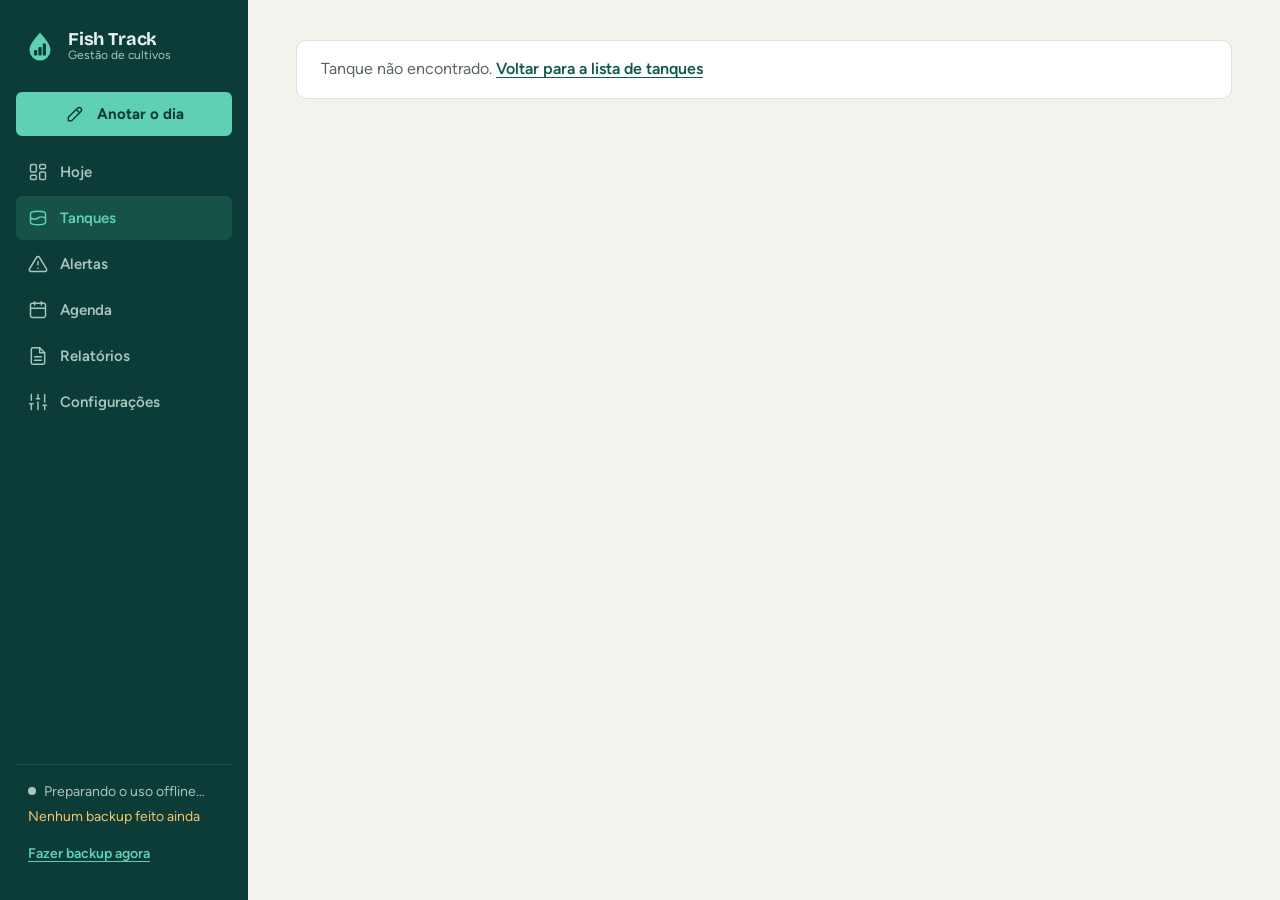
<file: tanque.html>
<!DOCTYPE html>
<html lang="pt-BR">
<head>
    <meta charset="UTF-8">
    <meta name="viewport" content="width=device-width, initial-scale=1.0">
    <title>Fish Track - Detalhes do tanque</title>
    <meta name="theme-color" content="#0e5a52">
    <link rel="icon" href="assets/icons/icone.svg" type="image/svg+xml">
    <link rel="apple-touch-icon" href="assets/icons/icone-192.png">
    <link rel="manifest" href="manifest.json">
    <link rel="stylesheet" href="css/base.css">
    <link rel="stylesheet" href="css/layout.css">
    <link rel="stylesheet" href="css/components.css">
</head>
<body>
    <header class="cabecalho">
        <a class="cabecalho__marca" href="index.html">
            <svg class="cabecalho__simbolo logo" viewBox="0 0 64 64" aria-hidden="true"><path class="logo__gota" d="M32 5C27 12 11 27 11 40a21 21 0 0 0 42 0C53 27 37 12 32 5Z"/><g class="logo__barras"><rect x="20" y="40" width="6.5" height="11" rx="2"/><rect x="28.75" y="34" width="6.5" height="17" rx="2"/><rect x="37.5" y="27" width="6.5" height="24" rx="2"/></g></svg>
            <span class="cabecalho__nome">
                <span class="cabecalho__titulo">Fish Track</span>
                <span class="cabecalho__subtitulo">Gestão de cultivos</span>
            </span>
        </a>
        <nav class="menu" aria-label="Navegação principal">
            <a class="menu__link" href="index.html"><svg class="menu__icone" viewBox="0 0 24 24" aria-hidden="true"><rect x="3" y="3" width="7" height="9" rx="1.5"/><rect x="14" y="3" width="7" height="5" rx="1.5"/><rect x="14" y="12" width="7" height="9" rx="1.5"/><rect x="3" y="16" width="7" height="5" rx="1.5"/></svg><span class="menu__texto">Hoje</span></a>
            <a class="menu__link" href="tanques.html" aria-current="page"><svg class="menu__icone" viewBox="0 0 24 24" aria-hidden="true"><path d="M3 7c0-1.7 4-3 9-3s9 1.3 9 3v10c0 1.7-4 3-9 3s-9-1.3-9-3Z"/><path d="M3 12c3 1.8 6 1.8 9 0s6-1.8 9 0"/></svg><span class="menu__texto">Tanques</span><span class="menu__contador" data-contador="tanques" hidden></span></a>
            <a class="menu__link menu__link--destaque" href="folha.html"><svg class="menu__icone" viewBox="0 0 24 24" aria-hidden="true"><path d="M4 20h4L19 9a2.8 2.8 0 0 0-4-4L4 16Z"/><path d="m13.5 6.5 4 4"/></svg><span class="menu__texto menu__texto--curto">Anotar</span><span class="menu__texto menu__texto--longo">Anotar o dia</span></a>
            <a class="menu__link" href="alertas.html"><svg class="menu__icone" viewBox="0 0 24 24" aria-hidden="true"><path d="M10.3 3.9 1.8 18a2 2 0 0 0 1.7 3h17a2 2 0 0 0 1.7-3L13.7 3.9a2 2 0 0 0-3.4 0Z"/><path d="M12 9v4M12 17h.01"/></svg><span class="menu__texto">Alertas</span><span class="menu__contador menu__contador--alerta" data-contador="alertas" hidden></span></a>
            <a class="menu__link menu__link--lateral" href="calendario.html"><svg class="menu__icone" viewBox="0 0 24 24" aria-hidden="true"><rect x="3" y="4" width="18" height="17" rx="2"/><path d="M16 2v4M8 2v4M3 10h18"/></svg><span class="menu__texto">Agenda</span><span class="menu__contador" data-contador="lembretes" hidden></span></a>
            <a class="menu__link menu__link--lateral" href="relatorio.html"><svg class="menu__icone" viewBox="0 0 24 24" aria-hidden="true"><path d="M14 2H6a2 2 0 0 0-2 2v16a2 2 0 0 0 2 2h12a2 2 0 0 0 2-2V8Z"/><path d="M14 2v6h6M16 13H8M16 17H8"/></svg><span class="menu__texto">Relatórios</span></a>
            <a class="menu__link menu__link--lateral" href="configuracoes.html"><svg class="menu__icone" viewBox="0 0 24 24" aria-hidden="true"><path d="M4 21v-7M4 10V3M12 21v-9M12 8V3M20 21v-5M20 12V3M2 14h4M10 8h4M18 16h4"/></svg><span class="menu__texto">Configurações</span></a>
            <details class="menu__mais" id="menu-mais">
                <summary class="menu__link"><svg class="menu__icone" viewBox="0 0 24 24" aria-hidden="true"><circle cx="5" cy="12" r="1.3" fill="currentColor"/><circle cx="12" cy="12" r="1.3" fill="currentColor"/><circle cx="19" cy="12" r="1.3" fill="currentColor"/></svg><span class="menu__texto">Mais</span></summary>
                <div class="menu__submenu">
                    <a class="menu__link" href="calendario.html"><svg class="menu__icone" viewBox="0 0 24 24" aria-hidden="true"><rect x="3" y="4" width="18" height="17" rx="2"/><path d="M16 2v4M8 2v4M3 10h18"/></svg><span class="menu__texto">Agenda</span><span class="menu__contador" data-contador="lembretes" hidden></span></a>
                    <a class="menu__link" href="relatorio.html"><svg class="menu__icone" viewBox="0 0 24 24" aria-hidden="true"><path d="M14 2H6a2 2 0 0 0-2 2v16a2 2 0 0 0 2 2h12a2 2 0 0 0 2-2V8Z"/><path d="M14 2v6h6M16 13H8M16 17H8"/></svg><span class="menu__texto">Relatórios</span></a>
                    <a class="menu__link" href="configuracoes.html"><svg class="menu__icone" viewBox="0 0 24 24" aria-hidden="true"><path d="M4 21v-7M4 10V3M12 21v-9M12 8V3M20 21v-5M20 12V3M2 14h4M10 8h4M18 16h4"/></svg><span class="menu__texto">Configurações</span></a>
                </div>
            </details>
        </nav>
        <div class="cabecalho__rodape">
            <p class="cabecalho__status" id="status-offline">Preparando o uso offline…</p>
            <p class="cabecalho__backup" id="status-backup"></p>
            <button class="cabecalho__acao" id="botao-backup-rapido" type="button">Fazer backup agora</button>
        </div>
    </header>

    <main class="pagina">
        <p class="aviso-vazio" id="aviso-tanque-nao-encontrado" hidden>
            Tanque não encontrado.
            <a class="link" href="tanques.html">Voltar para a lista de tanques</a>
        </p>

        <div id="conteudo-tanque" hidden>
            <section class="aviso-sucesso" id="aviso-despesca" aria-labelledby="titulo-aviso-despesca" role="status" hidden>
                <h2 class="aviso-sucesso__titulo" id="titulo-aviso-despesca">Despesca registrada: ciclo encerrado</h2>
                <div id="resultado-despesca"></div>
            </section>

            <section class="cabecalho-tanque" aria-labelledby="titulo-tanque">
                <div class="cabecalho-tanque__identificacao">
                    <h1 class="pagina__titulo" id="titulo-tanque">—</h1>
                </div>
                <div id="estado-tanque"></div>
                <p class="cabecalho-tanque__especie" id="especie-tanque"></p>
                <p class="cabecalho-tanque__ciclo" id="resumo-ciclo"></p>
                <div class="progresso-ciclo" id="progresso-ciclo" hidden></div>
                <p class="cabecalho-tanque__observacoes" id="observacoes-tanque"></p>

                <div class="cabecalho-tanque__acoes">
                    <a class="botao botao--primario" id="link-anotar-dia" href="folha.html" hidden><svg class="icone" viewBox="0 0 24 24" aria-hidden="true" focusable="false"><path d="M4 20h4L19 9a2.8 2.8 0 0 0-4-4L4 16Z"/><path d="m13.5 6.5 4 4"/></svg>Anotar o dia</a>
                    <a class="botao botao--primario" id="link-iniciar-ciclo" href="ciclo-form.html" hidden><svg class="icone icone--girar" viewBox="0 0 24 24" aria-hidden="true" focusable="false"><path d="M12 5v14M5 12h14"/></svg>Povoar tanque</a>
                    <button class="botao botao--secundario" id="botao-fazer-biometria" type="button" data-abrir-biometria hidden><svg class="icone" viewBox="0 0 24 24" aria-hidden="true" focusable="false"><path d="M6.5 8h11l2 12h-15Z"/><circle cx="12" cy="5" r="2"/></svg>Fazer biometria</button>
                    <details class="mais-acoes" id="mais-acoes">
                        <summary class="botao botao--secundario mais-acoes__botao">Mais ações</summary>
                        <div class="mais-acoes__menu">
                            <a class="mais-acoes__item" id="link-editar-tanque" href="tanque-form.html">Editar tanque</a>
                            <button class="mais-acoes__item" id="botao-limites-alerta" type="button">Limites de alerta</button>
                            <a class="mais-acoes__item" id="link-exportar-relatorio" href="relatorio.html">Exportar relatório</a>
                            <button class="mais-acoes__item" id="botao-desarquivar-tanque" type="button" hidden>Desarquivar</button>
                            <button class="mais-acoes__item mais-acoes__item--perigo" id="botao-arquivar-tanque" type="button" hidden>Arquivar</button>
                            <button class="mais-acoes__item mais-acoes__item--perigo" id="botao-excluir-tanque" type="button" hidden>Excluir</button>
                            <a class="mais-acoes__item mais-acoes__item--separado" id="link-registrar-despesca" href="ciclo-form.html" hidden><svg class="icone" viewBox="0 0 24 24" aria-hidden="true" focusable="false"><path d="M4 4c3 6 13 6 16 0"/><path d="M5 6l3 14M19 6l-3 14M8 20h8M6.5 12h11"/></svg>Registrar despesca</a>
                        </div>
                    </details>
                </div>

                <p class="mensagem" id="mensagem-tanque" role="status"></p>
            </section>

            <div class="abas" id="abas-tanque" role="tablist" aria-label="Seções do tanque">
                <button class="abas__aba" id="aba-resumo" type="button" role="tab" aria-selected="true" aria-controls="painel-resumo">Resumo</button>
                <button class="abas__aba" id="aba-historico" type="button" role="tab" aria-selected="false" aria-controls="painel-historico" tabindex="-1">Histórico</button>
                <button class="abas__aba" id="aba-biometrias" type="button" role="tab" aria-selected="false" aria-controls="painel-biometrias" tabindex="-1">Biometrias</button>
                <button class="abas__aba" id="aba-calendario" type="button" role="tab" aria-selected="false" aria-controls="painel-calendario" tabindex="-1">Calendário</button>
            </div>

            <div class="abas__painel" id="painel-resumo" role="tabpanel" aria-labelledby="aba-resumo">
                <section class="secao" id="ultimo-ciclo-tanque" aria-labelledby="titulo-ultimo-ciclo" hidden>
                    <h2 class="secao__titulo" id="titulo-ultimo-ciclo">Resumo do último ciclo</h2>
                    <p class="secao__descricao" id="descricao-ultimo-ciclo"></p>
                    <div id="resultado-ultimo-ciclo"></div>
                </section>

                <p class="aviso-vazio" id="aviso-sem-ciclo" hidden>
                    <span id="texto-aviso-sem-ciclo">Este tanque não tem ciclo ativo.</span>
                    <a class="link" id="link-aviso-iniciar-ciclo" href="ciclo-form.html">Povoar tanque</a>
                </p>

                <div id="conteudo-resumo">
                    <section class="secao" aria-labelledby="titulo-indicadores">
                        <div class="secao__cabecalho secao__cabecalho--inicio">
                            <h2 class="secao__titulo" id="titulo-indicadores">Indicadores do ciclo</h2>
                            <button class="botao-info" id="botao-info-estimativa" type="button" aria-label="Como os indicadores são estimados" aria-expanded="false" aria-controls="texto-info-estimativa">i</button>
                        </div>
                        <p class="secao__descricao aviso-info" id="texto-info-estimativa" hidden>Durante o ciclo, a quantidade é estimada: quantidade do povoamento menos os mortos encontrados. A biomassa usa o peso médio da última pesagem. Os valores reais são calculados na despesca.</p>

                        <div class="painel-tanque">
                            <article class="cartao-racao" id="cartao-racao" aria-labelledby="titulo-racao-hoje"></article>
                            <div class="painel-tanque__destaques" id="destaques-tanque"></div>
                        </div>

                        <h3 class="painel-tanque__subtitulo">Acompanhamento</h3>
                        <div class="painel-tanque__acompanhamento" id="acompanhamento-tanque"></div>

                        <p class="legenda-estimado">≈ valor estimado: os números reais saem na despesca.</p>

                        <details class="todos-indicadores" id="todos-indicadores">
                            <summary class="todos-indicadores__resumo">Ver todos os indicadores</summary>
                            <div class="tabela-rolagem">
                                <table class="tabela todos-indicadores__tabela">
                                    <thead>
                                        <tr>
                                            <th scope="col">Indicador</th>
                                            <th scope="col">Valor</th>
                                            <th scope="col">Como é calculado</th>
                                        </tr>
                                    </thead>
                                    <tbody id="corpo-todos-indicadores"></tbody>
                                </table>
                            </div>
                        </details>
                    </section>

                    <section class="secao" aria-labelledby="titulo-graficos">
                        <h2 class="secao__titulo" id="titulo-graficos">Evolução</h2>

                        <div class="grade-graficos">
                            <figure class="cartao-grafico">
                                <figcaption class="cartao-grafico__titulo">Peso médio (g)</figcaption>
                                <button class="botao botao--secundario botao--pequeno cartao-grafico__baixar" type="button" data-baixar-grafico="peso-medio" hidden><svg class="icone icone--descer" viewBox="0 0 24 24" aria-hidden="true" focusable="false"><path d="M12 3v12M7 10l5 5 5-5M5 21h14"/></svg>Baixar imagem</button>
                                <div class="cartao-grafico__area" id="grafico-peso-medio"></div>
                                <p class="cartao-grafico__vazio" id="aviso-grafico-peso-medio">Sem dados suficientes para exibir o gráfico.</p>
                            </figure>
                            <figure class="cartao-grafico">
                                <figcaption class="cartao-grafico__titulo" data-campo="tituloGraficoBiomassa">Biomassa</figcaption>
                                <button class="botao botao--secundario botao--pequeno cartao-grafico__baixar" type="button" data-baixar-grafico="biomassa" hidden><svg class="icone icone--descer" viewBox="0 0 24 24" aria-hidden="true" focusable="false"><path d="M12 3v12M7 10l5 5 5-5M5 21h14"/></svg>Baixar imagem</button>
                                <div class="cartao-grafico__area" id="grafico-biomassa"></div>
                                <p class="cartao-grafico__vazio" id="aviso-grafico-biomassa">Sem dados suficientes para exibir o gráfico.</p>
                            </figure>
                            <figure class="cartao-grafico">
                                <figcaption class="cartao-grafico__titulo">Mortalidade acumulada (%)</figcaption>
                                <button class="botao botao--secundario botao--pequeno cartao-grafico__baixar" type="button" data-baixar-grafico="mortalidade" hidden><svg class="icone icone--descer" viewBox="0 0 24 24" aria-hidden="true" focusable="false"><path d="M12 3v12M7 10l5 5 5-5M5 21h14"/></svg>Baixar imagem</button>
                                <div class="cartao-grafico__area" id="grafico-mortalidade"></div>
                                <p class="cartao-grafico__vazio" id="aviso-grafico-mortalidade">Sem dados suficientes para exibir o gráfico.</p>
                            </figure>
                        </div>
                    </section>

                    <section class="secao" aria-labelledby="titulo-alertas-tanque">
                        <h2 class="secao__titulo" id="titulo-alertas-tanque">Alertas</h2>

                        <ul class="lista-alertas" id="lista-alertas-tanque">
                            <li class="lista-alertas__vazio">Nenhum alerta para este tanque.</li>
                        </ul>
                    </section>

                    <section class="secao" aria-labelledby="titulo-registros-recentes">
                        <div class="secao__cabecalho">
                            <h2 class="secao__titulo" id="titulo-registros-recentes">Registros recentes</h2>
                            <button class="link" id="botao-ver-historico" type="button">Ver histórico completo</button>
                        </div>

                        <ul class="lista-registros" id="lista-registros-recentes">
                            <li class="lista-registros__vazio">Nenhum registro neste ciclo.</li>
                        </ul>
                    </section>
                </div>
            </div>

            <div class="abas__painel" id="painel-historico" role="tabpanel" aria-labelledby="aba-historico" hidden>
                <section class="secao" aria-labelledby="titulo-historico">
                    <div class="secao__cabecalho">
                        <h2 class="secao__titulo" id="titulo-historico">Histórico de registros</h2>
                        <div class="campo campo--filtro">
                            <label class="campo__rotulo" for="seletor-ciclo">Ciclo</label>
                            <select class="campo__select" id="seletor-ciclo"></select>
                        </div>
                    </div>
                    <p class="secao__descricao" id="resumo-ciclo-historico"></p>
                    <div id="resultado-ciclo-historico" hidden></div>
                    <p class="mensagem" id="mensagem-historico" role="status"></p>

                    <div class="tabela-rolagem" id="rolagem-tabela-registros">
                        <table class="tabela" aria-labelledby="titulo-historico">
                            <thead>
                                <tr>
                                    <th scope="col">Data</th>
                                    <th scope="col">Peso&nbsp;médio</th>
                                    <th scope="col">Ração</th>
                                    <th scope="col">Mortos encontrados</th>
                                    <th scope="col">Natalidade</th>
                                    <th scope="col">Observações</th>
                                    <th scope="col">Ações</th>
                                </tr>
                            </thead>
                            <tbody id="corpo-tabela-registros"></tbody>
                        </table>
                    </div>

                    <p class="tabela__vazio" id="aviso-tabela-registros">
                        Nenhum registro neste ciclo.
                        <a class="link" id="link-primeiro-registro" href="registro.html">Anotar o primeiro dia</a>
                    </p>
                </section>
            </div>

            <div class="abas__painel" id="painel-biometrias" role="tabpanel" aria-labelledby="aba-biometrias" hidden>
                <section class="secao" aria-labelledby="titulo-biometrias">
                    <div class="secao__cabecalho">
                        <h2 class="secao__titulo" id="titulo-biometrias">Biometrias do ciclo</h2>
                        <button class="botao botao--secundario botao--pequeno" type="button" data-abrir-biometria>Fazer biometria</button>
                    </div>
                    <p class="secao__descricao" id="resumo-biometrias"></p>
                    <p class="mensagem" id="mensagem-biometrias" role="status"></p>
                    <div class="tabela-rolagem" id="rolagem-tabela-biometrias">
                        <table class="tabela" aria-labelledby="titulo-biometrias">
                            <thead>
                                <tr>
                                    <th scope="col">Data</th>
                                    <th scope="col">Como pesou</th>
                                    <th scope="col">Peixes na amostra</th>
                                    <th scope="col">Peso médio</th>
                                    <th scope="col">Ganho desde a anterior</th>
                                    <th scope="col">Por dia</th>
                                    <th scope="col">Variação (CV)</th>
                                    <th scope="col">Ações</th>
                                </tr>
                            </thead>
                            <tbody id="corpo-tabela-biometrias"></tbody>
                        </table>
                    </div>
                </section>
            </div>

            <div class="abas__painel" id="painel-calendario" role="tabpanel" aria-labelledby="aba-calendario" hidden>
                <section class="secao" aria-labelledby="titulo-calendario">
                    <h2 class="secao__titulo" id="titulo-calendario">Agenda do tanque</h2>

                    <div class="agenda agenda--tanque" id="agenda-tanque"></div>
                </section>
            </div>
        </div>
    </main>

    <dialog class="dialogo painel-biometria" id="painel-biometria" aria-labelledby="titulo-painel-biometria"></dialog>

    <dialog class="dialogo dialogo--formulario" id="dialogo-limites" aria-labelledby="titulo-dialogo-limites">
        <form class="formulario dialogo__conteudo" id="formulario-limites-tanque" novalidate>
            <h2 class="dialogo__titulo" id="titulo-dialogo-limites">Limites de alerta do tanque</h2>
            <p class="dialogo__texto">Deixe um campo em branco para usar o limite padrão definido em Configurações.</p>

            <div class="formulario__grade">
                <div class="campo">
                    <label class="campo__rotulo" for="campo-limite-mortalidade-registro">Mortalidade no registro (%)</label>
                    <input class="campo__input" id="campo-limite-mortalidade-registro" name="mortalidadeRegistroPct" type="text" autocomplete="off" pattern="[0-9]*[.,]?[0-9]*" inputmode="decimal" aria-describedby="erro-limite-mortalidade-registro">
                    <p class="campo__erro" id="erro-limite-mortalidade-registro"></p>
                </div>

                <div class="campo">
                    <label class="campo__rotulo" for="campo-limite-mortalidade-acumulada">Mortalidade acumulada (%)</label>
                    <input class="campo__input" id="campo-limite-mortalidade-acumulada" name="mortalidadeAcumuladaPct" type="text" autocomplete="off" pattern="[0-9]*[.,]?[0-9]*" inputmode="decimal" aria-describedby="erro-limite-mortalidade-acumulada">
                    <p class="campo__erro" id="erro-limite-mortalidade-acumulada"></p>
                </div>
            </div>

            <div class="formulario__grade">
                <div class="campo">
                    <label class="campo__rotulo" for="campo-limite-racao-diaria">Ração do dia (% da biomassa)</label>
                    <input class="campo__input" id="campo-limite-racao-diaria" name="racaoDiariaPct" type="text" autocomplete="off" pattern="[0-9]*[.,]?[0-9]*" inputmode="decimal" aria-describedby="erro-limite-racao-diaria">
                    <p class="campo__erro" id="erro-limite-racao-diaria"></p>
                </div>

                <div class="campo">
                    <label class="campo__rotulo" for="campo-limite-capacidade">Capacidade utilizada (%)</label>
                    <input class="campo__input" id="campo-limite-capacidade" name="capacidadePct" type="text" autocomplete="off" pattern="[0-9]*[.,]?[0-9]*" inputmode="decimal" aria-describedby="erro-limite-capacidade">
                    <p class="campo__erro" id="erro-limite-capacidade"></p>
                </div>
            </div>

            <div class="formulario__grade">
                <div class="campo">
                    <label class="campo__rotulo" for="campo-limite-dias-sem-registro">Dias sem registro</label>
                    <input class="campo__input" id="campo-limite-dias-sem-registro" name="diasSemRegistro" type="text" autocomplete="off" pattern="[0-9]*" inputmode="numeric" aria-describedby="erro-limite-dias-sem-registro">
                    <p class="campo__erro" id="erro-limite-dias-sem-registro"></p>
                </div>
            </div>

            <div class="campo">
                <label class="campo__rotulo" for="campo-limite-meta-fca">Meta de conversão alimentar (FCA)</label>
                <input class="campo__input" id="campo-limite-meta-fca" name="metaFca" type="text" autocomplete="off" pattern="[0-9]*[.,]?[0-9]*" inputmode="decimal" aria-describedby="ajuda-limite-meta-fca erro-limite-meta-fca">
                <p class="campo__ajuda" id="ajuda-limite-meta-fca">Quilos de ração para cada quilo de peixe ganho. Abaixo da meta, a conversão está boa.</p>
                <p class="campo__erro" id="erro-limite-meta-fca"></p>
            </div>

            <p class="formulario__erro-geral" id="erro-geral-limites-tanque" role="alert" hidden></p>

            <div class="formulario__acoes">
                <button class="botao botao--secundario" id="botao-cancelar-limites" type="button">Cancelar</button>
                <button class="botao botao--secundario" id="botao-limpar-limites" type="button">Usar padrões</button>
                <button class="botao botao--primario" type="submit">Salvar limites</button>
            </div>
        </form>
    </dialog>

    <dialog class="dialogo" id="dialogo-confirmacao" aria-labelledby="mensagem-confirmacao">
        <form class="dialogo__conteudo" method="dialog">
            <p class="dialogo__mensagem" id="mensagem-confirmacao"></p>
            <div class="dialogo__acoes">
                <button class="botao botao--secundario" value="cancelar">Cancelar</button>
                <button class="botao botao--perigo" id="botao-confirmar" value="confirmar">Confirmar</button>
            </div>
        </form>
    </dialog>

    <script type="module" src="js/pages/tanque.js"></script>
</body>
</html>
</file>
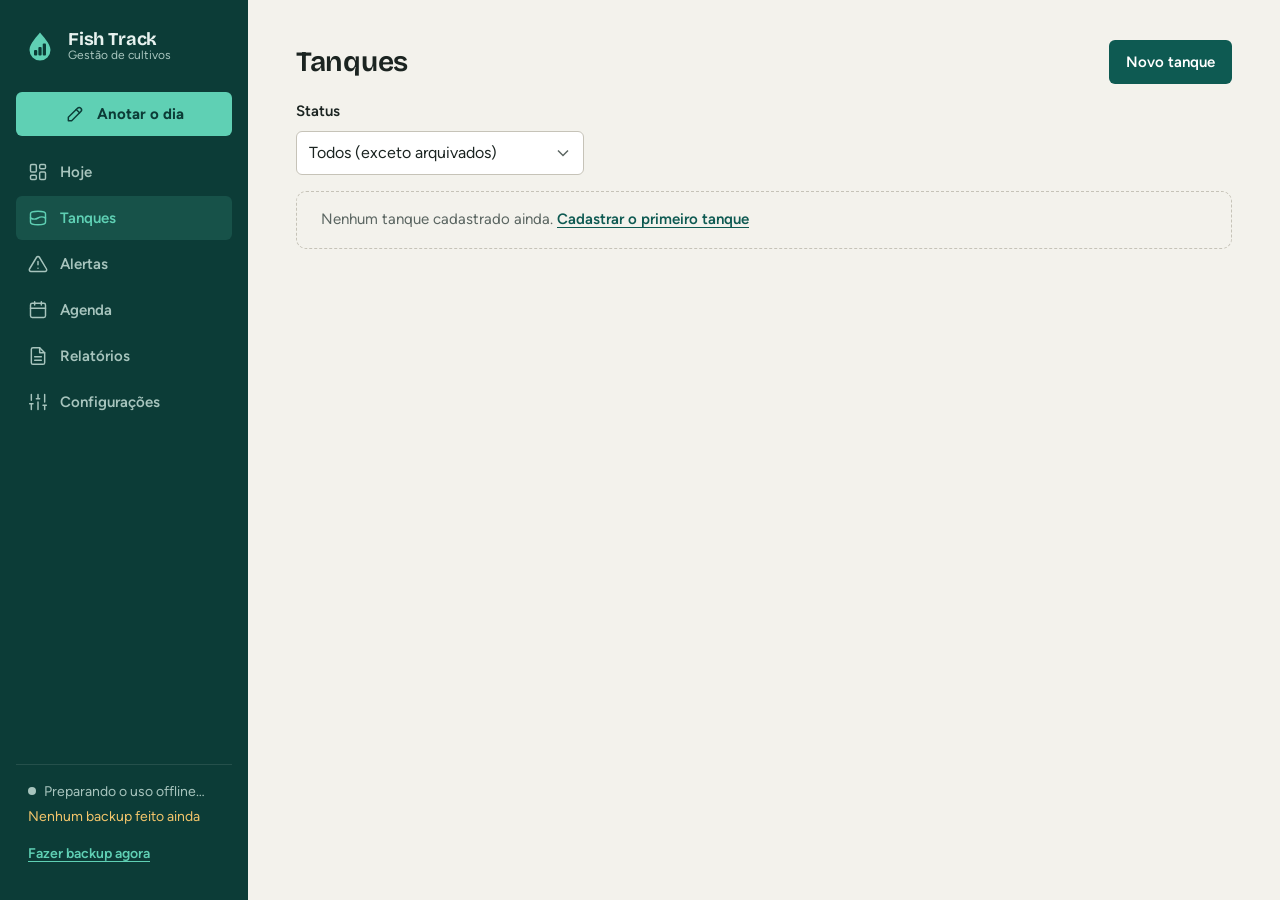
<file: tanques.html>
<!DOCTYPE html>
<html lang="pt-BR">
<head>
    <meta charset="UTF-8">
    <meta name="viewport" content="width=device-width, initial-scale=1.0">
    <title>Fish Track - Tanques</title>
    <meta name="theme-color" content="#0e5a52">
    <link rel="icon" href="assets/icons/icone.svg" type="image/svg+xml">
    <link rel="apple-touch-icon" href="assets/icons/icone-192.png">
    <link rel="manifest" href="manifest.json">
    <link rel="stylesheet" href="css/base.css">
    <link rel="stylesheet" href="css/layout.css">
    <link rel="stylesheet" href="css/components.css">
</head>
<body>
    <header class="cabecalho">
        <a class="cabecalho__marca" href="index.html">
            <svg class="cabecalho__simbolo logo" viewBox="0 0 64 64" aria-hidden="true"><path class="logo__gota" d="M32 5C27 12 11 27 11 40a21 21 0 0 0 42 0C53 27 37 12 32 5Z"/><g class="logo__barras"><rect x="20" y="40" width="6.5" height="11" rx="2"/><rect x="28.75" y="34" width="6.5" height="17" rx="2"/><rect x="37.5" y="27" width="6.5" height="24" rx="2"/></g></svg>
            <span class="cabecalho__nome">
                <span class="cabecalho__titulo">Fish Track</span>
                <span class="cabecalho__subtitulo">Gestão de cultivos</span>
            </span>
        </a>
        <nav class="menu" aria-label="Navegação principal">
            <a class="menu__link" href="index.html"><svg class="menu__icone" viewBox="0 0 24 24" aria-hidden="true"><rect x="3" y="3" width="7" height="9" rx="1.5"/><rect x="14" y="3" width="7" height="5" rx="1.5"/><rect x="14" y="12" width="7" height="9" rx="1.5"/><rect x="3" y="16" width="7" height="5" rx="1.5"/></svg><span class="menu__texto">Hoje</span></a>
            <a class="menu__link" href="tanques.html" aria-current="page"><svg class="menu__icone" viewBox="0 0 24 24" aria-hidden="true"><path d="M3 7c0-1.7 4-3 9-3s9 1.3 9 3v10c0 1.7-4 3-9 3s-9-1.3-9-3Z"/><path d="M3 12c3 1.8 6 1.8 9 0s6-1.8 9 0"/></svg><span class="menu__texto">Tanques</span><span class="menu__contador" data-contador="tanques" hidden></span></a>
            <a class="menu__link menu__link--destaque" href="folha.html"><svg class="menu__icone" viewBox="0 0 24 24" aria-hidden="true"><path d="M4 20h4L19 9a2.8 2.8 0 0 0-4-4L4 16Z"/><path d="m13.5 6.5 4 4"/></svg><span class="menu__texto menu__texto--curto">Anotar</span><span class="menu__texto menu__texto--longo">Anotar o dia</span></a>
            <a class="menu__link" href="alertas.html"><svg class="menu__icone" viewBox="0 0 24 24" aria-hidden="true"><path d="M10.3 3.9 1.8 18a2 2 0 0 0 1.7 3h17a2 2 0 0 0 1.7-3L13.7 3.9a2 2 0 0 0-3.4 0Z"/><path d="M12 9v4M12 17h.01"/></svg><span class="menu__texto">Alertas</span><span class="menu__contador menu__contador--alerta" data-contador="alertas" hidden></span></a>
            <a class="menu__link menu__link--lateral" href="calendario.html"><svg class="menu__icone" viewBox="0 0 24 24" aria-hidden="true"><rect x="3" y="4" width="18" height="17" rx="2"/><path d="M16 2v4M8 2v4M3 10h18"/></svg><span class="menu__texto">Agenda</span><span class="menu__contador" data-contador="lembretes" hidden></span></a>
            <a class="menu__link menu__link--lateral" href="relatorio.html"><svg class="menu__icone" viewBox="0 0 24 24" aria-hidden="true"><path d="M14 2H6a2 2 0 0 0-2 2v16a2 2 0 0 0 2 2h12a2 2 0 0 0 2-2V8Z"/><path d="M14 2v6h6M16 13H8M16 17H8"/></svg><span class="menu__texto">Relatórios</span></a>
            <a class="menu__link menu__link--lateral" href="configuracoes.html"><svg class="menu__icone" viewBox="0 0 24 24" aria-hidden="true"><path d="M4 21v-7M4 10V3M12 21v-9M12 8V3M20 21v-5M20 12V3M2 14h4M10 8h4M18 16h4"/></svg><span class="menu__texto">Configurações</span></a>
            <details class="menu__mais" id="menu-mais">
                <summary class="menu__link"><svg class="menu__icone" viewBox="0 0 24 24" aria-hidden="true"><circle cx="5" cy="12" r="1.3" fill="currentColor"/><circle cx="12" cy="12" r="1.3" fill="currentColor"/><circle cx="19" cy="12" r="1.3" fill="currentColor"/></svg><span class="menu__texto">Mais</span></summary>
                <div class="menu__submenu">
                    <a class="menu__link" href="calendario.html"><svg class="menu__icone" viewBox="0 0 24 24" aria-hidden="true"><rect x="3" y="4" width="18" height="17" rx="2"/><path d="M16 2v4M8 2v4M3 10h18"/></svg><span class="menu__texto">Agenda</span><span class="menu__contador" data-contador="lembretes" hidden></span></a>
                    <a class="menu__link" href="relatorio.html"><svg class="menu__icone" viewBox="0 0 24 24" aria-hidden="true"><path d="M14 2H6a2 2 0 0 0-2 2v16a2 2 0 0 0 2 2h12a2 2 0 0 0 2-2V8Z"/><path d="M14 2v6h6M16 13H8M16 17H8"/></svg><span class="menu__texto">Relatórios</span></a>
                    <a class="menu__link" href="configuracoes.html"><svg class="menu__icone" viewBox="0 0 24 24" aria-hidden="true"><path d="M4 21v-7M4 10V3M12 21v-9M12 8V3M20 21v-5M20 12V3M2 14h4M10 8h4M18 16h4"/></svg><span class="menu__texto">Configurações</span></a>
                </div>
            </details>
        </nav>
        <div class="cabecalho__rodape">
            <p class="cabecalho__status" id="status-offline">Preparando o uso offline…</p>
            <p class="cabecalho__backup" id="status-backup"></p>
            <button class="cabecalho__acao" id="botao-backup-rapido" type="button">Fazer backup agora</button>
        </div>
    </header>

    <main class="pagina">
        <section class="secao" aria-labelledby="titulo-tanques">
            <div class="secao__cabecalho">
                <h1 class="pagina__titulo" id="titulo-tanques">Tanques</h1>
                <a class="botao botao--primario" href="tanque-form.html">Novo tanque</a>
            </div>

            <div class="campo campo--filtro">
                <label class="campo__rotulo" for="filtro-status">Status</label>
                <select class="campo__select" id="filtro-status">
                    <option value="" selected>Todos (exceto arquivados)</option>
                    <option value="ativo">Ativo</option>
                    <option value="vazio">Vazio</option>
                    <option value="manutencao">Em manutenção</option>
                    <option value="arquivado">Arquivado</option>
                </select>
            </div>

            <div class="grade-tanques" id="grade-tanques">
                <p class="grade-tanques__vazio">
                    Nenhum tanque cadastrado ainda.
                    <a class="link" href="tanque-form.html">Cadastrar o primeiro tanque</a>
                </p>
            </div>
        </section>
    </main>


    <script type="module" src="js/pages/tanques.js"></script>
</body>
</html>
</file>
<file: css/base.css>
/* =========================================================
   Fish Track — base
   Fontes, variáveis, reset e tipografia.
   Breakpoints do projeto (media queries não aceitam variáveis):
   40rem para tablet e 60rem para desktop, com menu lateral.
   ========================================================= */

/* Fontes guardadas no projeto (e no service worker), nunca baixadas do Google
   Fonts: o app precisa abrir sem internet. Arquivos variáveis, só com o
   alfabeto latino, que já inclui os acentos do português. Licença OFL. */
@font-face {
    font-family: "Figtree";
    src: url("../assets/fonts/figtree.woff2") format("woff2");
    font-weight: 300 900;
    font-style: normal;
    font-display: swap;
}

@font-face {
    font-family: "Bricolage Grotesque";
    src: url("../assets/fonts/bricolage-grotesque.woff2") format("woff2");
    font-weight: 200 800;
    font-style: normal;
    font-display: swap;
}

:root {
    color-scheme: light;

    /* Cores */
    --cor-fundo: #f3f2ec;
    --cor-superficie: #ffffff;
    --cor-superficie-suave: #faf9f6;
    --cor-borda: #e3e1d8;
    --cor-borda-forte: #c6c3b8;
    --cor-texto: #1b2421;
    --cor-texto-suave: #5a6561;
    --cor-texto-invertido: #ffffff;

    --cor-primaria: #0e5a52;
    --cor-primaria-escura: #0a433d;
    --cor-primaria-suave: #e1edea;
    --cor-primaria-suave-forte: #c9e2dc;

    --cor-sucesso: #2d6a31;
    --cor-sucesso-suave: #e6f0e2;
    --cor-atencao: #8a5300;
    --cor-atencao-suave: #faefdc;
    --cor-perigo: #a8231b;
    --cor-perigo-suave: #fbeae7;
    --cor-perigo-borda: #ebc0ba;
    --cor-info: #4a5a74;
    --cor-info-suave: #e9edf2;
    --cor-neutra-suave: #ecebe5;

    --cor-foco: var(--cor-primaria);

    /* Menu lateral escuro (telas largas) */
    --cor-menu-fundo: #0c3c37;
    --cor-menu-destaque: #5fd0b4;
    --cor-menu-texto: #e7f2ef;
    --cor-menu-texto-suave: #a7c4bd;
    --cor-menu-hover: rgb(255 255 255 / 0.08);

    /* Eventos do calendário. Despesca prevista e realizada usam a mesma cor:
       a prevista é desenhada vazada. */
    --cor-evento-povoamento: var(--cor-primaria);
    --cor-evento-registro: var(--cor-info);
    --cor-evento-despesca: var(--cor-sucesso);

    /* Tipografia: Figtree no texto e Bricolage Grotesque em títulos e números
       grandes, com a fonte do sistema como reserva. */
    --fonte: "Figtree", system-ui, -apple-system, "Segoe UI", Roboto, "Helvetica Neue", Arial, sans-serif;
    --fonte-titulo: "Bricolage Grotesque", var(--fonte);
    --texto-1: 0.75rem;
    --texto-2: 0.875rem;
    --texto-3: 0.9375rem;
    --texto-4: 1rem;
    --texto-5: 1.125rem;
    --texto-6: 1.375rem;
    --texto-7: 1.75rem;

    /* Espaçamentos */
    --espaco-1: 0.25rem;
    --espaco-2: 0.5rem;
    --espaco-3: 0.75rem;
    --espaco-4: 1rem;
    --espaco-5: 1.5rem;
    --espaco-6: 2rem;
    --espaco-7: 2.5rem;
    --espaco-8: 3rem;

    /* Formas e medidas */
    --raio: 6px;
    --raio-grande: 10px;
    --altura-toque: 2.75rem;
    --altura-menu: 3.75rem;
    --largura-conteudo: 72rem;
    --sombra-flutuante: 0 12px 32px rgb(29 36 34 / 0.16), 0 2px 6px rgb(29 36 34 / 0.08);
    --sombra-elevada: 0 8px 20px rgb(29 36 34 / 0.1), 0 1px 3px rgb(29 36 34 / 0.06);

    /* Movimento (seção 9.2): toda animação e transição usa estas variáveis.
       Com "reduzir movimento", elas zeram e nada se mexe, sem precisar de
       !important regra a regra. */
    --duracao-rapida: 150ms;
    --duracao-media: 300ms;
    --duracao-lenta: 600ms;
    --atraso-passo: 70ms;
    --curva-saida: cubic-bezier(0.22, 1, 0.36, 1);
    --curva-mola: cubic-bezier(0.34, 1.56, 0.64, 1);
    --transicao: var(--duracao-rapida) ease;
}

@media print, (prefers-reduced-motion: reduce) {
    :root {
        --duracao-rapida: 0s;
        --duracao-media: 0s;
        --duracao-lenta: 0s;
        --atraso-passo: 0s;
    }
}

*,
*::before,
*::after {
    box-sizing: border-box;
}

/* Classes como .botao definem display e anulariam o atributo hidden,
   que o JS usa para mostrar e esconder elementos. */
[hidden] {
    display: none !important;
}

html {
    -webkit-text-size-adjust: 100%;
    text-size-adjust: 100%;
}

body {
    margin: 0;
    min-height: 100vh;
    background: var(--cor-fundo);
    color: var(--cor-texto);
    font-family: var(--fonte);
    font-size: var(--texto-4);
    line-height: 1.55;
    -webkit-font-smoothing: antialiased;
}

h1,
h2,
h3,
h4,
h5,
h6,
p,
dl,
dd,
figure {
    margin: 0;
}

h1,
h2,
h3 {
    font-family: var(--fonte-titulo);
    font-weight: 650;
    line-height: 1.25;
    letter-spacing: -0.01em;
    text-wrap: balance;
}

p {
    text-wrap: pretty;
}

a {
    color: var(--cor-primaria);
}

img,
svg {
    display: block;
    max-width: 100%;
}

button,
input,
select,
textarea {
    font: inherit;
    color: inherit;
}

table {
    border-collapse: collapse;
}

:focus-visible {
    outline: 2px solid var(--cor-foco);
    outline-offset: 2px;
}

::selection {
    background: var(--cor-primaria-suave);
    color: var(--cor-texto);
}

/* Texto lido por leitores de tela e invisível na tela, para informações
   que a interface só mostra por cor (como a gravidade de um alerta). */
.visualmente-oculto {
    position: absolute;
    width: 1px;
    height: 1px;
    overflow: hidden;
    clip-path: inset(50%);
    white-space: nowrap;
}
</file>
<file: css/layout.css>
/* =========================================================
   Fish Track — layout
   Estrutura da página, navegação e grades. A versão principal
   é a de computador, mas o CSS segue mobile-first: no celular o
   menu é uma barra fixa embaixo; a partir de 60rem ele vira a
   coluna lateral escura (seção 3.1).
   ========================================================= */

body {
    padding-bottom: calc(var(--altura-menu) + env(safe-area-inset-bottom));
}

/* ---------- Cabeçalho e marca ---------- */

.cabecalho {
    display: flex;
    align-items: center;
    padding: var(--espaco-2) var(--espaco-4);
    background: var(--cor-superficie);
    border-bottom: 1px solid var(--cor-borda);
}

.cabecalho__marca {
    display: inline-flex;
    align-items: center;
    gap: var(--espaco-3);
    min-height: var(--altura-toque);
    color: var(--cor-primaria-escura);
    text-decoration: none;
}

.cabecalho__simbolo {
    flex: none;
    width: 2rem;
    height: 2rem;
}

/* Logo (gota com barras): cores por contexto, porque o menu do computador é escuro. */
.logo__gota {
    fill: var(--cor-primaria);
}

.logo__barras {
    fill: var(--cor-menu-destaque);
}

.cabecalho__nome {
    display: grid;
    line-height: 1.15;
}

.cabecalho__titulo {
    font-family: var(--fonte-titulo);
    font-size: var(--texto-5);
    font-weight: 700;
    letter-spacing: -0.01em;
}

.cabecalho__subtitulo {
    display: none;
    color: var(--cor-menu-texto-suave);
    font-size: var(--texto-1);
}

/* Rodapé do menu lateral: só existe no desktop. */
.cabecalho__rodape {
    display: none;
}

/* ---------- Menu: barra inferior no celular ---------- */

.menu {
    position: fixed;
    inset: auto 0 0;
    z-index: 10;
    display: flex;
    align-items: stretch;
    height: calc(var(--altura-menu) + env(safe-area-inset-bottom));
    padding: 0 var(--espaco-1) env(safe-area-inset-bottom);
    background: var(--cor-superficie);
    border-top: 1px solid var(--cor-borda);
}

.menu > * {
    flex: 1 1 0;
}

.menu__link {
    position: relative;
    display: flex;
    flex-direction: column;
    align-items: center;
    justify-content: center;
    gap: 2px;
    padding: 0 var(--espaco-1);
    color: var(--cor-texto-suave);
    font-size: var(--texto-1);
    font-weight: 600;
    line-height: 1.2;
    white-space: nowrap;
    text-decoration: none;
    cursor: pointer;
    transition: color var(--transicao), background-color var(--transicao);
}

.menu__link:hover {
    color: var(--cor-texto);
}

.menu__link:active {
    opacity: 0.7;
}

.menu__icone {
    flex: none;
    width: 1.25rem;
    height: 1.25rem;
    fill: none;
    stroke: currentColor;
    stroke-width: 1.75;
    stroke-linecap: round;
    stroke-linejoin: round;
    transition: transform var(--duracao-media) var(--curva-mola);
}

/* O "+" do novo registro gira ao passar o mouse, com um leve efeito de mola. */
.menu__link:hover .menu__icone--girar {
    transform: rotate(90deg);
}

.menu__link[aria-current="page"],
.menu__mais:not([open]):has([aria-current="page"]) > .menu__link {
    color: var(--cor-primaria);
    box-shadow: inset 0 2px 0 var(--cor-primaria);
}

.menu__link--destaque {
    flex: none;
    align-self: center;
    min-height: var(--altura-toque);
    margin: 0 var(--espaco-1);
    padding: 0 var(--espaco-3);
    border-radius: var(--raio);
    background: var(--cor-primaria);
    color: var(--cor-texto-invertido);
}

.menu__link--destaque:hover,
.menu__link--destaque[aria-current="page"] {
    background: var(--cor-primaria-escura);
    color: var(--cor-texto-invertido);
    box-shadow: none;
}

/* "Registro" na barra estreita; "Novo registro" no menu lateral. */
.menu__texto--longo,
.menu__link--lateral {
    display: none;
}

/* Contadores do menu (seção 3.1): no celular, um selo sobre o ícone. */
.menu__contador {
    position: absolute;
    top: 4px;
    left: calc(50% + 4px);
    min-width: 1.1rem;
    padding: 0 4px;
    border-radius: 999px;
    background: var(--cor-neutra-suave);
    color: var(--cor-texto);
    font-size: 0.6875rem;
    font-weight: 700;
    line-height: 1.1rem;
    text-align: center;
    font-variant-numeric: tabular-nums;
}

.menu__contador--alerta {
    background: var(--cor-perigo);
    color: var(--cor-texto-invertido);
    animation: pulsar 2.4s ease-in-out infinite;
}

@keyframes pulsar {
    0%,
    100% {
        box-shadow: 0 0 0 0 rgb(168 35 27 / 0.45);
    }
    50% {
        box-shadow: 0 0 0 5px rgb(168 35 27 / 0);
    }
}

.menu__mais > summary {
    height: 100%;
    list-style: none;
    user-select: none;
}

.menu__mais > summary::-webkit-details-marker {
    display: none;
}

.menu__mais[open] > summary {
    color: var(--cor-primaria);
}

/* No celular, o "Mais" abre como painel acima da barra. */
.menu__submenu {
    position: absolute;
    right: var(--espaco-2);
    bottom: calc(100% + var(--espaco-2));
    display: grid;
    min-width: 12rem;
    padding: var(--espaco-1);
    background: var(--cor-superficie);
    border: 1px solid var(--cor-borda);
    border-radius: var(--raio-grande);
    box-shadow: var(--sombra-flutuante);
    animation: menu-surgir var(--duracao-media) var(--curva-saida);
}

.menu__submenu .menu__link {
    flex-direction: row;
    justify-content: flex-start;
    gap: var(--espaco-3);
    min-height: var(--altura-toque);
    padding: 0 var(--espaco-3);
    border-radius: var(--raio);
    color: var(--cor-texto);
    font-size: var(--texto-3);
}

.menu__submenu .menu__link:hover {
    background: var(--cor-neutra-suave);
}

.menu__submenu .menu__link[aria-current="page"] {
    background: var(--cor-primaria-suave);
    color: var(--cor-primaria-escura);
    box-shadow: none;
}

@keyframes menu-surgir {
    from {
        opacity: 0;
        transform: translateY(6px);
    }
}

@media print, (prefers-reduced-motion: reduce) {
    .menu__contador--alerta {
        animation: none;
    }
}

/* ---------- Página e seções ---------- */

.pagina {
    width: 100%;
    max-width: var(--largura-conteudo);
    margin-inline: auto;
    padding: var(--espaco-5) var(--espaco-4) var(--espaco-7);
}

.pagina__titulo {
    font-size: var(--texto-6);
}

.pagina > .pagina__titulo {
    margin-bottom: var(--espaco-5);
}

.pagina__descricao,
.secao__descricao {
    max-width: 60ch;
    color: var(--cor-texto-suave);
}

.secao {
    display: grid;
    align-content: start;
    gap: var(--espaco-4);
}

.secao + .secao {
    margin-top: var(--espaco-7);
}

.secao__cabecalho {
    display: flex;
    flex-wrap: wrap;
    align-items: center;
    justify-content: space-between;
    gap: var(--espaco-2) var(--espaco-4);
}

/* Título com um botão pequeno logo ao lado (o "i" dos indicadores estimados). */
.secao__cabecalho--inicio {
    justify-content: flex-start;
}

.secao__titulo {
    font-size: var(--texto-5);
}

.secao__descricao {
    margin-top: calc(var(--espaco-2) * -1);
}

.secao__acoes {
    display: flex;
    flex-wrap: wrap;
    gap: var(--espaco-3);
}

/* ---------- Entrada do conteúdo ---------- */

/* Seção 9.2: os blocos sobem 12 px e aparecem em sequência. Só "backwards":
   depois de entrar, o elemento volta a obedecer às próprias transformações
   (como o cartão que sobe ao passar o mouse). */
:is(.pagina, .painel-tanque__destaques, .painel-tanque__acompanhamento, .grade-destaques, .grade-tanques, .grade-cultivo, .grade-graficos, .lista-alertas, .grupos-alertas) > * {
    animation: entrar var(--duracao-lenta) var(--curva-saida) backwards;
    animation-delay: calc(var(--ordem, 0) * var(--atraso-passo));
}

:is(.pagina, .painel-tanque__destaques, .painel-tanque__acompanhamento, .grade-destaques, .grade-tanques, .grade-cultivo, .grade-graficos, .lista-alertas, .grupos-alertas) > :nth-child(2) { --ordem: 1; }
:is(.pagina, .painel-tanque__destaques, .painel-tanque__acompanhamento, .grade-destaques, .grade-tanques, .grade-cultivo, .grade-graficos, .lista-alertas, .grupos-alertas) > :nth-child(3) { --ordem: 2; }
:is(.pagina, .painel-tanque__destaques, .painel-tanque__acompanhamento, .grade-destaques, .grade-tanques, .grade-cultivo, .grade-graficos, .lista-alertas, .grupos-alertas) > :nth-child(4) { --ordem: 3; }
:is(.pagina, .painel-tanque__destaques, .painel-tanque__acompanhamento, .grade-destaques, .grade-tanques, .grade-cultivo, .grade-graficos, .lista-alertas, .grupos-alertas) > :nth-child(5) { --ordem: 4; }
:is(.pagina, .painel-tanque__destaques, .painel-tanque__acompanhamento, .grade-destaques, .grade-tanques, .grade-cultivo, .grade-graficos, .lista-alertas, .grupos-alertas) > :nth-child(n + 6) { --ordem: 5; }

@keyframes entrar {
    from {
        opacity: 0;
        transform: translateY(12px);
    }
}

/* ---------- Grades ---------- */

.grade-tanques {
    display: grid;
    grid-template-columns: repeat(auto-fill, minmax(min(18rem, 100%), 1fr));
    gap: var(--espaco-4);
}

.grade-graficos {
    display: grid;
    grid-template-columns: repeat(auto-fill, minmax(min(20rem, 100%), 1fr));
    gap: var(--espaco-4);
}

.grupos-alertas {
    display: grid;
    gap: var(--espaco-6);
}

/* ---------- Dashboard ---------- */

.painel {
    display: grid;
    gap: var(--espaco-6);
}

.painel__cabecalho {
    display: flex;
    flex-wrap: wrap;
    align-items: flex-end;
    justify-content: space-between;
    gap: var(--espaco-4);
}

.painel__titulos {
    display: grid;
    gap: var(--espaco-1);
}

.painel__data,
.painel__resumo {
    color: var(--cor-texto-suave);
    font-size: var(--texto-3);
}

.painel__acoes {
    display: flex;
    flex-wrap: wrap;
    align-items: center;
    gap: var(--espaco-3);
}

.grade-destaques {
    display: grid;
    grid-template-columns: repeat(auto-fit, minmax(min(9.5rem, 100%), 1fr));
    gap: var(--espaco-3);
}

.painel__grade {
    display: grid;
    gap: var(--espaco-4);
    align-items: start;
}

.grade-cultivo {
    display: grid;
    grid-template-columns: repeat(auto-fill, minmax(min(19rem, 100%), 1fr));
    gap: var(--espaco-4);
}

/* ---------- Tablet ---------- */

@media (min-width: 40rem) {
    .pagina {
        padding: var(--espaco-6) var(--espaco-6) var(--espaco-8);
    }

    .pagina__titulo {
        font-size: var(--texto-7);
    }

    .menu__link {
        font-size: var(--texto-2);
    }
}

/* ---------- Desktop: menu lateral escuro ---------- */

@media (min-width: 60rem) {
    body {
        display: grid;
        grid-template-columns: 15.5rem minmax(0, 1fr);
        padding-bottom: 0;
    }

    .cabecalho {
        position: sticky;
        top: 0;
        align-self: start;
        flex-direction: column;
        align-items: stretch;
        gap: var(--espaco-5);
        height: 100dvh;
        padding: var(--espaco-5) var(--espaco-4);
        border-bottom: 0;
        background: var(--cor-menu-fundo);
        overflow-y: auto;
    }

    .cabecalho__simbolo .logo__gota {
        fill: var(--cor-menu-destaque);
    }

    .cabecalho__simbolo .logo__barras {
        fill: var(--cor-menu-fundo);
    }

    .cabecalho__marca {
        padding: 0 var(--espaco-2);
        color: var(--cor-menu-texto);
    }

    .cabecalho__subtitulo {
        display: block;
    }

    .menu {
        position: static;
        flex-direction: column;
        gap: 2px;
        height: auto;
        padding: 0;
        background: none;
        border: 0;
    }

    .menu > * {
        flex: none;
    }

    .menu__link {
        flex-direction: row;
        justify-content: flex-start;
        gap: var(--espaco-3);
        min-height: var(--altura-toque);
        padding: 0 var(--espaco-3);
        border-radius: var(--raio);
        color: var(--cor-menu-texto-suave);
        font-size: var(--texto-3);
    }

    .menu__link:hover {
        background: var(--cor-menu-hover);
        color: var(--cor-menu-texto);
    }

    /* Ícones deslizam 2 px ao passar o mouse (seção 9.2). */
    .menu__link:hover .menu__icone:not(.menu__icone--girar) {
        transform: translateX(2px);
    }

    .menu__link[aria-current="page"] {
        background: rgb(95 208 180 / 0.14);
        color: var(--cor-menu-destaque);
        box-shadow: none;
    }

    /* No desktop todos os destinos aparecem direto; o "Mais" é só do celular. */
    .menu__link--lateral {
        display: flex;
    }

    .menu__mais,
    .menu__texto--curto {
        display: none;
    }

    .menu__texto--longo {
        display: inline;
    }

    /* A ação principal fica no topo, como botão (único "Novo registro" da tela). */
    .menu__link--destaque {
        order: -1;
        align-self: stretch;
        justify-content: center;
        margin: 0 0 var(--espaco-3);
        background: var(--cor-menu-destaque);
        color: var(--cor-menu-fundo);
        font-weight: 700;
    }

    .menu__link--destaque:hover,
    .menu__link--destaque[aria-current="page"] {
        background: #7ddcc4;
        color: var(--cor-menu-fundo);
    }

    .menu__contador {
        position: static;
        margin-left: auto;
        background: rgb(255 255 255 / 0.12);
        color: var(--cor-menu-texto);
    }

    .menu__contador--alerta {
        background: var(--cor-perigo);
        color: var(--cor-texto-invertido);
    }


    .cabecalho__rodape {
        display: grid;
        gap: var(--espaco-1);
        margin-top: auto;
        padding: var(--espaco-4) var(--espaco-3) 0;
        border-top: 1px solid rgb(255 255 255 / 0.1);
        color: var(--cor-menu-texto-suave);
        font-size: var(--texto-2);
    }

    .cabecalho__status {
        display: flex;
        align-items: center;
        gap: var(--espaco-2);
    }

    .cabecalho__status::before {
        content: "";
        flex: none;
        width: 0.5rem;
        height: 0.5rem;
        border-radius: 50%;
        background: var(--cor-menu-texto-suave);
    }

    .cabecalho__status--pronto::before {
        background: var(--cor-menu-destaque);
    }

    .cabecalho__backup--atrasado {
        color: #f3c56b;
    }

    .cabecalho__acao {
        justify-self: start;
        min-height: var(--altura-toque);
        padding: 0;
        border: 0;
        background: none;
        color: var(--cor-menu-destaque);
        font: inherit;
        font-weight: 600;
        text-decoration: underline;
        text-underline-offset: 0.2em;
        cursor: pointer;
    }

    .cabecalho__acao:hover {
        color: var(--cor-menu-texto);
    }

    .pagina {
        padding: var(--espaco-7) var(--espaco-8) var(--espaco-8);
    }

    .painel__grade {
        grid-template-columns: minmax(0, 2fr) minmax(18rem, 1fr);
    }
}
</file>
<file: css/components.css>
/* =========================================================
   Fish Track — componentes
   Estados visuais usam atributos ARIA quando existem
   (aria-current, aria-selected, aria-invalid, aria-pressed).
   Classes marcadas com "gerado pelo JS" ainda não aparecem no
   HTML: são criadas pelos módulos de js/ui e js/pages.
   ========================================================= */

/* ---------- Botões e links ---------- */

.botao {
    display: inline-flex;
    align-items: center;
    justify-content: center;
    gap: var(--espaco-2);
    min-height: var(--altura-toque);
    padding: 0 var(--espaco-4);
    border: 1px solid transparent;
    border-radius: var(--raio);
    font-size: var(--texto-3);
    font-weight: 600;
    line-height: 1.2;
    text-align: center;
    text-decoration: none;
    white-space: nowrap;
    cursor: pointer;
    transition: background-color var(--transicao), border-color var(--transicao), color var(--transicao), transform var(--transicao);
}

/* Afundar ao clicar confirma o toque, principalmente no celular (seção 9.2). */
.botao:active:not(:disabled) {
    transform: scale(0.96);
}

.botao:disabled,
.botao[aria-disabled="true"] {
    opacity: 0.5;
    cursor: not-allowed;
}

.botao--primario {
    background: var(--cor-primaria);
    color: var(--cor-texto-invertido);
}

.botao--primario:hover {
    background: var(--cor-primaria-escura);
}

.botao--secundario {
    background: var(--cor-superficie);
    border-color: var(--cor-borda-forte);
    color: var(--cor-texto);
}

.botao--secundario:hover {
    background: var(--cor-neutra-suave);
}

.botao--perigo {
    background: var(--cor-superficie);
    border-color: var(--cor-perigo-borda);
    color: var(--cor-perigo);
}

.botao--perigo:hover {
    background: var(--cor-perigo-suave);
}

.link {
    padding: 0;
    border: 0;
    background: none;
    color: var(--cor-primaria);
    font-weight: 600;
    text-decoration: underline;
    text-decoration-thickness: 1px;
    text-underline-offset: 0.2em;
    cursor: pointer;
}

.link:hover {
    color: var(--cor-primaria-escura);
    text-decoration-thickness: 2px;
}

/* No celular não há hover: a resposta vem no toque. */
.link:active {
    opacity: 0.7;
}

/* Links soltos, fora de um parágrafo, precisam da área mínima de toque. */
.secao__cabecalho .link,
.cartao-tanque__acoes .link {
    display: inline-flex;
    align-items: center;
    min-height: var(--altura-toque);
}

/* ---------- Selo de status ---------- */

.selo {
    display: inline-flex;
    align-items: center;
    padding: 0.125rem var(--espaco-2);
    border: 1px solid transparent;
    border-radius: 4px;
    background: var(--cor-neutra-suave);
    color: var(--cor-texto-suave);
    font-size: var(--texto-1);
    font-weight: 600;
    line-height: 1.4;
    white-space: nowrap;
}

.selo:empty {
    display: none;
}

/* Gerado pelo JS: um modificador por status do tanque ("vazio" usa o estilo
   padrão) e, no dashboard, pela maior gravidade entre os alertas do tanque. */
.selo--ativo,
.selo--sem-alerta,
.selo--sucesso {
    background: var(--cor-sucesso-suave);
    color: var(--cor-sucesso);
}

.selo--manutencao,
.selo--alerta-media,
.selo--atencao {
    background: var(--cor-atencao-suave);
    color: var(--cor-atencao);
}

.selo--alerta-alta,
.selo--perigo {
    background: var(--cor-perigo-suave);
    color: var(--cor-perigo);
}

.selo--alerta-baixa,
.selo--info {
    background: var(--cor-info-suave);
    color: var(--cor-info);
}

.selo--arquivado {
    background: transparent;
    border-color: var(--cor-borda-forte);
}

/* ---------- Campos de formulário ---------- */

.campo {
    display: grid;
    align-content: start;
    gap: var(--espaco-2);
    max-width: 40rem;
}

.campo--filtro {
    max-width: 18rem;
}

.campo__rotulo {
    font-size: var(--texto-3);
    font-weight: 600;
}

.campo__input,
.campo__select {
    width: 100%;
    min-height: var(--altura-toque);
    padding: var(--espaco-2) var(--espaco-3);
    border: 1px solid var(--cor-borda-forte);
    border-radius: var(--raio);
    background: var(--cor-superficie);
    color: var(--cor-texto);
    /* 1rem evita o zoom automático do iOS ao focar o campo. */
    font-size: var(--texto-4);
    transition: border-color var(--transicao);
}

.campo__input:hover,
.campo__select:hover {
    border-color: var(--cor-texto-suave);
}

.campo__input:focus-visible,
.campo__select:focus-visible {
    border-color: var(--cor-primaria);
    outline-offset: 0;
}

.campo__input[aria-invalid="true"],
.campo__select[aria-invalid="true"] {
    border-color: var(--cor-perigo);
}

.campo__input--area {
    min-height: 6rem;
    resize: vertical;
}

.campo__select {
    appearance: none;
    padding-right: 2.5rem;
    background: var(--cor-superficie) url("data:image/svg+xml,%3Csvg xmlns='http://www.w3.org/2000/svg' width='12' height='8' viewBox='0 0 12 8'%3E%3Cpath d='M1 1.5l5 5 5-5' fill='none' stroke='%235c6662' stroke-width='1.5'/%3E%3C/svg%3E") no-repeat right 0.875rem center;
}

.campo__input[type="file"] {
    padding: var(--espaco-1);
    font-size: var(--texto-3);
}

.campo__input::file-selector-button {
    min-height: 2.25rem;
    margin-right: var(--espaco-3);
    padding: 0 var(--espaco-3);
    border: 1px solid var(--cor-borda-forte);
    border-radius: 4px;
    background: var(--cor-superficie-suave);
    color: var(--cor-texto);
    font-weight: 600;
    cursor: pointer;
}

/* Sem espaço entre linhas: o padding do rótulo já separa a ajuda. */
.campo--checkbox {
    grid-template-columns: auto 1fr;
    align-items: center;
    gap: 0 var(--espaco-3);
}

.campo--checkbox .campo__rotulo {
    padding-block: var(--espaco-2);
    cursor: pointer;
}

.campo--checkbox .campo__ajuda {
    grid-column: 2;
}

.campo__checkbox {
    width: 1.25rem;
    height: 1.25rem;
    margin: 0;
    accent-color: var(--cor-primaria);
}

.campo__ajuda {
    color: var(--cor-texto-suave);
    font-size: var(--texto-2);
}

.campo__erro {
    color: var(--cor-perigo);
    font-size: var(--texto-2);
    font-weight: 600;
}

.campo__erro:empty {
    display: none;
}

/* ---------- Formulário ---------- */

.formulario {
    display: grid;
    gap: var(--espaco-5);
    max-width: 40rem;
}

.formulario__grade {
    display: grid;
    gap: var(--espaco-5) var(--espaco-4);
}

.formulario__aviso {
    color: var(--cor-texto-suave);
    font-size: var(--texto-3);
}

.formulario__erro-geral {
    padding: var(--espaco-3) var(--espaco-4);
    border: 1px solid var(--cor-perigo-borda);
    border-radius: var(--raio);
    background: var(--cor-perigo-suave);
    color: var(--cor-perigo);
    font-weight: 600;
}

.formulario__acoes,
.dialogo__acoes {
    display: flex;
    flex-wrap: wrap;
    gap: var(--espaco-3);
}

.formulario__acoes {
    padding-top: var(--espaco-2);
}

/* No celular os botões dividem a largura; em telas maiores ficam à direita. */
.formulario__acoes > *,
.dialogo__acoes > * {
    flex: 1 1 9rem;
}

@media (min-width: 40rem) {
    /* Sem espaço entre linhas: as linhas de ajuda e erro ficam vazias quase
       sempre, e o espaçamento interno vem do gap do próprio .campo. */
    .formulario__grade {
        grid-template-columns: 1fr 1fr;
        row-gap: 0;
    }

    /* Rótulo, campo, ajuda e erro ocupam linhas compartilhadas pelas duas
       colunas: um rótulo de duas linhas não desalinha o campo ao lado. */
    .formulario__grade > .campo {
        grid-row: span 4;
        grid-template-rows: subgrid;
    }

    .formulario__acoes,
    .dialogo__acoes {
        justify-content: flex-end;
    }

    .formulario__acoes > *,
    .dialogo__acoes > * {
        flex: none;
    }
}

/* ---------- Mensagem de status ---------- */

/* Retorno de uma ação (salvar, exportar, restaurar). Fica num elemento com
   role="status", que já existe vazio na página para o leitor de tela anunciar. */
.mensagem {
    color: var(--cor-sucesso);
    font-weight: 600;
}

.mensagem:empty {
    display: none;
}

.mensagem--erro {
    color: var(--cor-perigo);
}

/* ---------- Cartões ---------- */

.cartao-indicador,
.cartao-tanque,
.cartao-grafico {
    background: var(--cor-superficie);
    border: 1px solid var(--cor-borda);
    border-radius: var(--raio-grande);
}

.cartao-indicador {
    display: grid;
    align-content: start;
    gap: var(--espaco-1);
    padding: var(--espaco-3) var(--espaco-4);
}

.cartao-indicador__rotulo {
    color: var(--cor-texto-suave);
    font-size: var(--texto-2);
}

.cartao-indicador__valor {
    font-family: var(--fonte-titulo);
    font-size: var(--texto-6);
    font-weight: 650;
    font-variant-numeric: tabular-nums;
    letter-spacing: -0.01em;
    line-height: 1.2;
}

.cartao-indicador__apoio {
    color: var(--cor-texto-suave);
    font-size: var(--texto-2);
}

/* Biometria com mais de 30 dias: o peso (e o que depende dele) envelheceu. */
.cartao-indicador__apoio--atencao {
    color: var(--cor-atencao);
    font-weight: 600;
}

.cartao-indicador .barra-limite,
.cartao-indicador .barra-agua {
    margin: var(--espaco-1) 0;
}

/* Dentro do cartão de capacidade, o rótulo e o valor já estão no próprio cartão. */
.cartao-indicador .barra-agua__rotulo,
.cartao-indicador .barra-agua__valor {
    display: none;
}

.cartao-indicador--compacto .cartao-indicador__valor {
    font-size: var(--texto-5);
}

/* ---------- Aba Resumo do tanque (seção 7.3) ---------- */

/* Celular: uma coluna, na ordem ração, peso, biomassa, capacidade e o
   acompanhamento. Computador: ração numa coluna larga ao lado dos destaques. */
.painel-tanque,
.painel-tanque__destaques,
.painel-tanque__acompanhamento {
    display: grid;
    gap: var(--espaco-3);
}

.painel-tanque__subtitulo {
    margin-top: var(--espaco-3);
    color: var(--cor-texto-suave);
    font-family: var(--fonte);
    font-size: var(--texto-1);
    font-weight: 700;
    letter-spacing: 0.06em;
    text-transform: uppercase;
}

.cartao-racao {
    display: grid;
    align-content: start;
    gap: var(--espaco-2);
    padding: var(--espaco-4) var(--espaco-5);
    border: 1px solid var(--cor-primaria);
    border-radius: var(--raio-grande);
    background: var(--cor-primaria-suave);
}

.cartao-racao__titulo {
    color: var(--cor-primaria-escura);
    font-size: var(--texto-4);
}

.cartao-racao__valor {
    font-family: var(--fonte-titulo);
    font-size: var(--texto-7);
    font-weight: 650;
    font-variant-numeric: tabular-nums;
    line-height: 1.15;
}

.cartao-racao__motivo {
    color: var(--cor-texto-suave);
    font-size: var(--texto-2);
}

.cartao-racao__aviso {
    padding: var(--espaco-2) var(--espaco-3);
    border-radius: var(--raio);
    background: var(--cor-atencao-suave);
    color: var(--cor-atencao);
    font-size: var(--texto-2);
    font-weight: 600;
}

.cartao-racao__acao {
    justify-self: start;
    margin-top: var(--espaco-2);
}

@media (min-width: 40rem) {
    .painel-tanque__destaques,
    .painel-tanque__acompanhamento {
        grid-template-columns: repeat(3, minmax(0, 1fr));
    }
}

@media (min-width: 72rem) {
    .painel-tanque {
        grid-template-columns: minmax(16rem, 1fr) minmax(0, 3fr);
    }
}

.todos-indicadores {
    margin-top: var(--espaco-2);
}

.todos-indicadores__resumo {
    display: inline-flex;
    align-items: center;
    min-height: var(--altura-toque);
    color: var(--cor-primaria);
    font-weight: 600;
    cursor: pointer;
}

.todos-indicadores[open] .todos-indicadores__resumo {
    margin-bottom: var(--espaco-2);
}

.todos-indicadores__calculo {
    color: var(--cor-texto-suave);
    font-size: var(--texto-2);
}

/* A coluna de cálculo quebra linha (na tabela de registros, a última não quebra). */
.todos-indicadores__tabela td:last-child {
    white-space: normal;
}

/* Andamento do ciclo no cabeçalho do tanque. */
.progresso-ciclo {
    display: grid;
    gap: var(--espaco-1);
    max-width: 28rem;
}

.progresso-ciclo__texto {
    color: var(--cor-texto-suave);
    font-size: var(--texto-2);
    font-variant-numeric: tabular-nums;
}

.progresso-ciclo__barra {
    display: block;
    height: 0.375rem;
    overflow: hidden;
    border-radius: 999px;
    background: var(--cor-neutra-suave);
}

.progresso-ciclo__preenchimento {
    display: block;
    width: var(--nivel);
    height: 100%;
    border-radius: 999px;
    background: var(--cor-primaria);
}

/* ---------- Estimativas e resultado do ciclo (seção 9.4) ---------- */

/* Botão "i": o círculo pequeno fica dentro de uma área de toque de 44 px. */
.botao-info {
    position: relative;
    display: inline-flex;
    align-items: center;
    justify-content: center;
    width: var(--altura-toque);
    height: var(--altura-toque);
    margin: calc(var(--espaco-3) * -1) 0;
    padding: 0;
    border: 0;
    background: none;
    color: var(--cor-primaria);
    font-family: var(--fonte-titulo);
    font-size: var(--texto-2);
    font-weight: 700;
    cursor: pointer;
}

.botao-info::before {
    content: "";
    position: absolute;
    top: 50%;
    left: 50%;
    translate: -50% -50%;
    width: 1.375rem;
    height: 1.375rem;
    border: 1.5px solid currentColor;
    border-radius: 50%;
    transition: background-color var(--transicao);
}

.botao-info:hover::before,
.botao-info:active::before,
.botao-info[aria-expanded="true"]::before {
    background: var(--cor-primaria-suave);
}

.aviso-info,
.aviso-referencia {
    padding: var(--espaco-3) var(--espaco-4);
    border-left: 3px solid var(--cor-primaria);
    border-radius: var(--raio);
    background: var(--cor-primaria-suave);
    color: var(--cor-texto);
    font-size: var(--texto-3);
}

.aviso-referencia {
    margin-bottom: var(--espaco-4);
}

.aviso-sucesso {
    display: grid;
    gap: var(--espaco-3);
    margin-bottom: var(--espaco-5);
    padding: var(--espaco-4) var(--espaco-5);
    border: 1px solid var(--cor-sucesso);
    border-radius: var(--raio-grande);
    background: var(--cor-sucesso-suave);
}

.aviso-sucesso__titulo {
    color: var(--cor-sucesso);
    font-size: var(--texto-5);
}

.resumo-ciclo {
    display: grid;
    grid-template-columns: repeat(auto-fill, minmax(12rem, 1fr));
    gap: var(--espaco-3);
    margin: 0;
}

.resumo-ciclo__item {
    display: grid;
    align-content: start;
    gap: 2px;
    padding: var(--espaco-3);
    border: 1px solid var(--cor-borda);
    border-radius: var(--raio);
    background: var(--cor-superficie);
}

.resumo-ciclo__rotulo,
.resumo-ciclo__apoio {
    margin: 0;
    color: var(--cor-texto-suave);
    font-size: var(--texto-1);
}

/* FCA com poucos dias de ração anotada (seção 9.4): aviso em âmbar. */
.resumo-ciclo__apoio--atencao {
    color: var(--cor-atencao);
    font-weight: 600;
}

.resumo-ciclo__valor {
    margin: 0;
    font-weight: 700;
    font-variant-numeric: tabular-nums;
}

.cartao-tanque {
    display: grid;
    align-content: start;
    gap: var(--espaco-3);
    padding: var(--espaco-4);
    transition: border-color var(--transicao), transform var(--duracao-media) var(--curva-saida), box-shadow var(--duracao-media) var(--curva-saida);
}

@media (hover: hover) {
    .cartao-tanque:hover {
        border-color: var(--cor-borda-forte);
        box-shadow: var(--sombra-elevada);
        transform: translateY(-3px);
    }
}

.cartao-tanque__cabecalho {
    display: flex;
    align-items: flex-start;
    justify-content: space-between;
    gap: var(--espaco-3);
}

.cartao-tanque__nome {
    font-size: var(--texto-5);
}

.cartao-tanque__especie {
    margin-top: calc(var(--espaco-2) * -1);
    color: var(--cor-texto-suave);
    font-size: var(--texto-2);
}

.cartao-tanque__metricas {
    display: grid;
    grid-template-columns: repeat(3, minmax(0, 1fr));
    gap: var(--espaco-3);
    padding-top: var(--espaco-3);
    border-top: 1px solid var(--cor-borda);
}

.cartao-tanque__metrica dt {
    color: var(--cor-texto-suave);
    font-size: var(--texto-1);
}

.cartao-tanque__metrica dd {
    font-weight: 600;
    font-variant-numeric: tabular-nums;
}

.cartao-tanque__acoes {
    display: flex;
    flex-wrap: wrap;
    gap: var(--espaco-5);
}

/* ---------- Gráficos ---------- */

.cartao-grafico {
    display: grid;
    grid-template-columns: minmax(0, 1fr) auto;
    align-items: center;
    gap: var(--espaco-3);
    padding: var(--espaco-4);
}

/* Título e "Baixar imagem" na primeira linha; o gráfico ocupa a largura toda. */
.cartao-grafico__area,
.cartao-grafico__vazio {
    grid-column: 1 / -1;
}

.cartao-grafico__titulo {
    font-size: var(--texto-3);
    font-weight: 600;
}

.cartao-grafico__area:empty {
    display: none;
}

/* O gráfico se desenha da esquerda para a direita ao aparecer (seção 9.2). */
.cartao-grafico__area svg {
    width: 100%;
    height: auto;
    overflow: visible;
    animation: desenhar calc(var(--duracao-lenta) * 1.5) var(--curva-saida) backwards;
}

@keyframes desenhar {
    from {
        clip-path: inset(0 100% 0 0);
    }
}

.cartao-grafico__vazio {
    display: grid;
    place-items: center;
    min-height: 10rem;
    padding: var(--espaco-4);
    border-radius: var(--raio);
    background: var(--cor-superficie-suave);
    color: var(--cor-texto-suave);
    font-size: var(--texto-2);
    text-align: center;
}

/* Gerado por js/ui/graficos.js: elementos do SVG. */
.grafico__grade {
    stroke: var(--cor-borda);
    stroke-width: 1;
}

.grafico__rotulo {
    fill: var(--cor-texto-suave);
    font-size: 11px;
    font-variant-numeric: tabular-nums;
}

.grafico__area {
    fill: var(--cor-primaria-suave);
}

.grafico__linha {
    fill: none;
    stroke: var(--cor-primaria);
    stroke-width: 2;
    stroke-linecap: round;
    stroke-linejoin: round;
}

.grafico__ponto {
    fill: var(--cor-superficie);
    stroke: var(--cor-primaria);
    stroke-width: 2;
}

/* ---------- Avisos e estados vazios ---------- */

.aviso-vazio {
    padding: var(--espaco-4) var(--espaco-5);
    border: 1px solid var(--cor-borda);
    border-radius: var(--raio-grande);
    background: var(--cor-superficie);
    color: var(--cor-texto-suave);
}

.aviso-vazio:not([hidden]) + * {
    margin-top: var(--espaco-5);
}

.grade-tanques__vazio,
.grupos-alertas__vazio,
.lista-alertas__vazio,
.lista-registros__vazio,
.tabela__vazio,
.aviso-pendente {
    padding: var(--espaco-4) var(--espaco-5);
    border: 1px dashed var(--cor-borda-forte);
    border-radius: var(--raio-grande);
    color: var(--cor-texto-suave);
    font-size: var(--texto-3);
}

.grade-tanques__vazio {
    grid-column: 1 / -1;
}

/* ---------- Listas ---------- */

.lista-alertas,
.lista-registros {
    margin: 0;
    padding: 0;
    list-style: none;
}

.lista-alertas {
    display: grid;
    gap: var(--espaco-2);
}

/* Gerado por renderizarAlertas: ícone num círculo da cor da gravidade,
   título com o selo da gravidade escrita, detalhe e um link de ação. */
.lista-alertas__item {
    --cor-gravidade: var(--cor-info);
    --fundo-gravidade: var(--cor-info-suave);
    display: grid;
    grid-template-columns: auto 1fr;
    align-items: start;
    gap: var(--espaco-3);
    padding: var(--espaco-3) var(--espaco-4);
    border: 1px solid var(--cor-borda);
    border-radius: var(--raio-grande);
    background: var(--cor-superficie);
}

.lista-alertas__item--alta {
    --cor-gravidade: var(--cor-perigo);
    --fundo-gravidade: var(--cor-superficie);
    border-color: var(--cor-perigo-borda);
    background: var(--cor-perigo-suave);
}

.lista-alertas__item--media {
    --cor-gravidade: var(--cor-atencao);
    --fundo-gravidade: var(--cor-atencao-suave);
}

.lista-alertas__icone {
    display: grid;
    place-items: center;
    width: 2rem;
    height: 2rem;
    border-radius: 50%;
    background: var(--fundo-gravidade);
    color: var(--cor-gravidade);
}

.lista-alertas__icone .icone {
    width: 1rem;
    height: 1rem;
}

/* O alerta grave pulsa de leve, para não passar despercebido (seção 3.5). */
.lista-alertas__item--alta .lista-alertas__icone {
    animation: pulsar 2.4s ease-in-out infinite;
}

.lista-alertas__conteudo {
    display: grid;
    gap: 2px;
    min-width: 0;
}

.lista-alertas__titulo {
    font-weight: 600;
}

/* A gravidade vai sempre escrita, não só na cor (seção 2.3). */
.lista-alertas__titulo .selo {
    margin-left: var(--espaco-2);
    vertical-align: 0.1em;
}

/* No alerta grave o cartão já é vermelho-claro: o selo ganha fundo branco para aparecer. */
.lista-alertas__item--alta .selo {
    background: var(--cor-superficie);
}

.lista-alertas__detalhe {
    color: var(--cor-texto-suave);
    font-size: var(--texto-2);
}

.lista-alertas__acao {
    justify-self: start;
    margin-top: var(--espaco-1);
    font-size: var(--texto-2);
}

@media print, (prefers-reduced-motion: reduce) {
    .lista-alertas__item--alta .lista-alertas__icone {
        animation: none;
    }
}

.grupo-alertas {
    display: grid;
    gap: var(--espaco-3);
}

.grupo-alertas__titulo {
    font-size: var(--texto-5);
}

.grupo-alertas__titulo .link {
    color: var(--cor-texto);
    text-decoration: none;
}

.grupo-alertas__titulo .link:hover {
    text-decoration: underline;
}

.grupo-alertas__especie {
    margin-top: calc(var(--espaco-3) * -1);
    color: var(--cor-texto-suave);
    font-size: var(--texto-2);
}

/* Gerado pelo JS: linhas de registros recentes (__item, __data, __resumo). */
.lista-registros__item {
    padding: var(--espaco-3) 0;
    border-bottom: 1px solid var(--cor-borda);
}

.lista-registros__item {
    display: flex;
    flex-wrap: wrap;
    align-items: baseline;
    gap: var(--espaco-1) var(--espaco-4);
}

.lista-registros__data {
    font-weight: 600;
    font-variant-numeric: tabular-nums;
}

.lista-registros__resumo {
    color: var(--cor-texto-suave);
    font-size: var(--texto-2);
}

/* ---------- Abas ---------- */

.abas {
    display: flex;
    gap: var(--espaco-1);
    margin-bottom: var(--espaco-6);
    /* Linha de base em sombra: uma borda com margem negativa nas abas
       geraria rolagem vertical de 1px dentro do overflow. */
    box-shadow: inset 0 -1px 0 var(--cor-borda);
    overflow-x: auto;
    scrollbar-width: none;
}

.abas__aba {
    flex: none;
    min-height: var(--altura-toque);
    padding: 0 var(--espaco-4);
    border: 0;
    border-bottom: 2px solid transparent;
    background: none;
    color: var(--cor-texto-suave);
    font-weight: 600;
    cursor: pointer;
    transition: color var(--transicao), border-color var(--transicao);
}

.abas__aba:hover,
.abas__aba:active {
    color: var(--cor-texto);
}

.abas__aba[aria-selected="true"] {
    border-bottom-color: var(--cor-primaria);
    color: var(--cor-primaria);
}

/* ---------- Tabela ---------- */

.tabela-rolagem {
    overflow-x: auto;
    border: 1px solid var(--cor-borda);
    border-radius: var(--raio-grande);
    background: var(--cor-superficie);
}

.tabela {
    width: 100%;
    font-size: var(--texto-3);
    font-variant-numeric: tabular-nums;
}

.tabela th,
.tabela td {
    padding: var(--espaco-3);
    border-bottom: 1px solid var(--cor-borda);
    text-align: left;
    vertical-align: top;
}

/* Cabeçalhos podem quebrar ("Peso médio / (g)") para a tabela caber no
   desktop sem rolagem; alinhados por baixo, as quebras não desalinham. */
.tabela th {
    background: var(--cor-superficie-suave);
    color: var(--cor-texto-suave);
    font-size: var(--texto-2);
    font-weight: 600;
    vertical-align: bottom;
}

.tabela td:last-child {
    white-space: nowrap;
}

.tabela tbody tr:last-child td {
    border-bottom: 0;
}

.tabela tbody tr:hover {
    background: var(--cor-superficie-suave);
}

/* Gerado pelo JS: links de editar e excluir na última coluna. */
.tabela__acoes {
    display: flex;
    gap: var(--espaco-4);
}

/* ---------- Diálogo ---------- */

.dialogo {
    width: min(28rem, calc(100% - 2 * var(--espaco-4)));
    padding: 0;
    border: 1px solid var(--cor-borda);
    border-radius: var(--raio-grande);
    background: var(--cor-superficie);
    color: var(--cor-texto);
    box-shadow: var(--sombra-flutuante);
}

.dialogo::backdrop {
    background: rgb(29 36 34 / 0.45);
}

.dialogo--formulario {
    width: min(40rem, calc(100% - 2 * var(--espaco-4)));
}

.dialogo__conteudo {
    display: grid;
    gap: var(--espaco-5);
    padding: var(--espaco-5);
}

.dialogo__titulo {
    font-size: var(--texto-5);
}

/* Pergunta dos diálogos de confirmação. */
.dialogo__mensagem {
    font-size: var(--texto-4);
    font-weight: 600;
    /* Avisos da restauração vêm em linhas separadas. */
    white-space: pre-line;
}

.dialogo__texto {
    margin-top: calc(var(--espaco-3) * -1);
    color: var(--cor-texto-suave);
    font-size: var(--texto-3);
}

/* ---------- Cabeçalho do tanque ---------- */

.cabecalho-tanque {
    display: grid;
    gap: var(--espaco-2);
    margin-bottom: var(--espaco-5);
}

.cabecalho-tanque__identificacao {
    display: flex;
    flex-wrap: wrap;
    align-items: center;
    gap: var(--espaco-2) var(--espaco-3);
}

.cabecalho-tanque__especie {
    color: var(--cor-texto-suave);
}

.cabecalho-tanque__ciclo,
.cabecalho-tanque__observacoes {
    color: var(--cor-texto-suave);
    font-size: var(--texto-2);
}

.cabecalho-tanque__observacoes {
    max-width: 60ch;
    white-space: pre-line;
}

.cabecalho-tanque__especie:empty,
.cabecalho-tanque__ciclo:empty,
.cabecalho-tanque__observacoes:empty {
    display: none;
}

.cabecalho-tanque__acoes {
    display: flex;
    flex-wrap: wrap;
    gap: var(--espaco-2);
    margin-top: var(--espaco-3);
}

/* ---------- Agenda ---------- */

/* Gerado por js/ui/calendario.js (seção 7): topo com mês e navegação,
   filtros, grade do mês e quadro do dia. */
.agenda {
    display: grid;
    gap: var(--espaco-4);
}

.agenda__topo {
    display: flex;
    flex-wrap: wrap;
    align-items: center;
    justify-content: space-between;
    gap: var(--espaco-3);
}

.agenda__mes {
    font-family: var(--fonte-titulo);
    font-size: var(--texto-6);
}

.agenda__resumo {
    color: var(--cor-texto-suave);
    font-size: var(--texto-2);
}

.agenda__navegacao {
    display: flex;
    gap: var(--espaco-2);
}

.agenda__navegacao .botao {
    min-width: var(--altura-toque);
    min-height: var(--altura-toque);
    padding: 0 var(--espaco-3);
}

.agenda__filtros {
    display: grid;
    gap: var(--espaco-2);
}

.agenda__corpo {
    display: grid;
    gap: var(--espaco-4);
    align-items: start;
}

.calendario {
    overflow: hidden;
    border: 1px solid var(--cor-borda);
    border-radius: var(--raio-grande);
    background: var(--cor-superficie);
}

.calendario__semana,
.calendario__grade {
    display: grid;
    grid-template-columns: repeat(7, minmax(0, 1fr));
}

.calendario__semana {
    padding: var(--espaco-2) 0;
    border-bottom: 1px solid var(--cor-borda);
    background: var(--cor-superficie-suave);
    color: var(--cor-texto-suave);
    font-size: var(--texto-1);
    font-weight: 600;
    text-align: center;
}

.calendario__dia {
    display: flex;
    flex-direction: column;
    align-items: center;
    gap: var(--espaco-1);
    min-width: 0;
    min-height: 3.5rem;
    padding: var(--espaco-1);
    border: 0;
    border-right: 1px solid var(--cor-borda);
    border-bottom: 1px solid var(--cor-borda);
    background: none;
    color: var(--cor-texto);
    font: inherit;
    font-variant-numeric: tabular-nums;
    text-align: left;
    cursor: pointer;
    transition: background-color var(--transicao);
}

.calendario__dia:nth-child(7n) {
    border-right: 0;
}

.calendario__dia:nth-last-child(-n + 7) {
    border-bottom: 0;
}

.calendario__dia:hover,
.calendario__dia:active {
    background: var(--cor-superficie-suave);
}

.calendario__dia--fora-do-mes {
    color: var(--cor-borda-forte);
}

.calendario__dia--fora-do-mes .calendario__etiquetas {
    opacity: 0.55;
}

.calendario__dia[aria-pressed="true"] {
    box-shadow: inset 0 0 0 2px var(--cor-primaria);
}

.calendario__numero {
    display: grid;
    flex: none;
    place-items: center;
    width: 1.75rem;
    height: 1.75rem;
    border-radius: 50%;
    font-size: var(--texto-2);
}

.calendario__dia--hoje .calendario__numero {
    background: var(--cor-primaria);
    color: var(--cor-texto-invertido);
    font-weight: 700;
}

.calendario__etiquetas {
    display: grid;
    gap: 2px;
    width: 100%;
}

.calendario__mais {
    display: none;
    color: var(--cor-texto-suave);
    font-size: var(--texto-1);
    font-weight: 600;
}

/* Etiqueta resumida de um evento (seção 7.1): texto curto + cor, nunca só cor.
   No celular a célula é estreita demais para texto: vira uma faixa colorida,
   e o texto completo fica no quadro do dia e no nome acessível do botão. */
.etiqueta {
    display: flex;
    align-items: center;
    gap: 4px;
    min-width: 0;
    height: 4px;
    overflow: hidden;
    border: 1px solid transparent;
    border-radius: 3px;
    background: var(--cor-neutra-suave);
    color: var(--cor-texto);
    font-size: var(--texto-1);
    font-weight: 600;
    line-height: 1.35;
    white-space: nowrap;
}

.etiqueta__texto,
.etiqueta__icone,
.etiqueta__ponto {
    display: none;
}

.etiqueta--alerta {
    background: var(--cor-perigo-suave);
    border-color: var(--cor-perigo-borda);
    color: var(--cor-perigo);
}

.etiqueta--povoamento {
    background: var(--cor-evento-povoamento);
    color: var(--cor-texto-invertido);
}

.etiqueta--despesca-prevista {
    background: var(--cor-superficie);
    border-color: var(--cor-evento-despesca);
    color: var(--cor-evento-despesca);
}

.etiqueta--despesca-realizada {
    background: var(--cor-evento-despesca);
    color: var(--cor-texto-invertido);
}

.etiqueta--lembrete {
    background: var(--cor-superficie);
    border-color: var(--cor-borda-forte);
}

.etiqueta--concluida {
    color: var(--cor-texto-suave);
}

.etiqueta--concluida .etiqueta__texto {
    text-decoration: line-through;
}

/* O lembrete recém-salvo entra com um pequeno salto (seção 7.3). */
.etiqueta--nova {
    animation: etiqueta-entrar var(--duracao-media) var(--curva-mola) backwards;
}

@keyframes etiqueta-entrar {
    from {
        opacity: 0;
        transform: scale(0.6);
    }
}

@media (min-width: 40rem) {
    .calendario__dia {
        align-items: stretch;
        min-height: 6.5rem;
        padding: var(--espaco-1) var(--espaco-1) var(--espaco-2);
    }

    .calendario__mais {
        display: block;
        padding: 0 6px;
    }

    .etiqueta {
        height: auto;
        padding: 1px 6px;
    }

    .etiqueta__texto {
        display: block;
        overflow: hidden;
        text-overflow: ellipsis;
    }

    .etiqueta__icone {
        display: block;
        flex: none;
        width: 0.75rem;
        height: 0.75rem;
    }

    .etiqueta__ponto {
        display: block;
        flex: none;
        width: 0.4375rem;
        height: 0.4375rem;
        border-radius: 50%;
        background: var(--cor-serie);
    }

    .etiqueta__ponto + .etiqueta__ponto {
        margin-left: -2px;
    }
}

/* ---------- Quadro do dia ---------- */

/* No celular é uma folha em tela cheia que sobe por baixo; no computador,
   um painel ao lado da grade, que encolhe para caber (seção 7.2). */
.quadro {
    position: fixed;
    inset: 0;
    z-index: 20;
    display: flex;
    flex-direction: column;
    background: var(--cor-superficie);
    animation: quadro-subir var(--duracao-media) var(--curva-saida);
}

@keyframes quadro-subir {
    from {
        transform: translateY(100%);
    }
}

.quadro__cabecalho {
    display: flex;
    align-items: flex-start;
    justify-content: space-between;
    gap: var(--espaco-3);
    padding: var(--espaco-4);
    border-bottom: 1px solid var(--cor-borda);
}

.quadro__titulo {
    font-family: var(--fonte-titulo);
    font-size: var(--texto-5);
}

.quadro__contagem {
    display: flex;
    align-items: center;
    gap: var(--espaco-2);
    margin-top: var(--espaco-1);
    color: var(--cor-texto-suave);
    font-size: var(--texto-2);
}

.quadro__fechar {
    flex: none;
    width: var(--altura-toque);
    height: var(--altura-toque);
    border: 0;
    border-radius: var(--raio);
    background: none;
    color: var(--cor-texto-suave);
    font-size: 1.5rem;
    line-height: 1;
    cursor: pointer;
    transition: background-color var(--transicao), color var(--transicao);
}

.quadro__fechar:hover,
.quadro__fechar:active {
    background: var(--cor-superficie-suave);
    color: var(--cor-texto);
}

.quadro__conteudo {
    display: grid;
    flex: 1 1 auto;
    align-content: start;
    gap: var(--espaco-5);
    padding: var(--espaco-4);
    overflow-y: auto;
}

.quadro__secao {
    display: grid;
    gap: var(--espaco-2);
}

.quadro__secao-titulo {
    color: var(--cor-texto-suave);
    font-size: var(--texto-1);
    font-weight: 700;
    letter-spacing: 0.06em;
    text-transform: uppercase;
}

.quadro__lista {
    display: grid;
    gap: var(--espaco-2);
    margin: 0;
    padding: 0;
    list-style: none;
}

.quadro__item {
    display: grid;
    gap: var(--espaco-1);
    padding: var(--espaco-3);
    border: 1px solid var(--cor-borda);
    border-radius: var(--raio);
    background: var(--cor-superficie);
}

.quadro__item--lembrete {
    border-left: 3px solid var(--cor-borda-forte);
}

.quadro__item--alerta {
    border-left: 3px solid var(--cor-perigo);
}

.quadro__item--povoamento {
    border-left: 3px solid var(--cor-evento-povoamento);
}

.quadro__item--despesca-prevista,
.quadro__item--despesca-realizada {
    border-left: 3px solid var(--cor-evento-despesca);
}

.quadro__linha {
    display: flex;
    align-items: center;
    gap: var(--espaco-2);
}

.quadro__item-titulo {
    display: flex;
    flex: 1 1 auto;
    flex-wrap: wrap;
    align-items: center;
    gap: var(--espaco-2);
    font-weight: 600;
}

.quadro__item--concluido .quadro__item-titulo {
    color: var(--cor-texto-suave);
    text-decoration: line-through;
}

.quadro__item-detalhe {
    color: var(--cor-texto-suave);
    font-size: var(--texto-2);
}

.quadro__tanque {
    display: inline-flex;
    align-items: center;
    gap: 6px;
    font-weight: 600;
}

.quadro__tanque[href]::before {
    content: "";
    width: 0.5rem;
    height: 0.5rem;
    border-radius: 50%;
    background: var(--cor-serie);
}

.quadro__acoes {
    display: flex;
    gap: var(--espaco-4);
}

/* Ações soltas precisam da área mínima de toque. */
.quadro__acoes .link,
.quadro__acoes.link {
    display: inline-flex;
    align-items: center;
    min-height: var(--altura-toque);
}

.link--perigo {
    color: var(--cor-perigo);
}

.link--perigo:hover {
    color: var(--cor-perigo);
}

.quadro__vazio {
    padding: var(--espaco-4) var(--espaco-5);
    border: 1px dashed var(--cor-borda-forte);
    border-radius: var(--raio-grande);
    color: var(--cor-texto-suave);
    font-size: var(--texto-3);
}

.quadro__rodape {
    display: flex;
    flex-wrap: wrap;
    gap: var(--espaco-2);
    padding: var(--espaco-4);
    padding-bottom: calc(var(--espaco-4) + env(safe-area-inset-bottom));
    border-top: 1px solid var(--cor-borda);
    background: var(--cor-superficie);
}

.quadro__rodape .botao {
    flex: 1 1 auto;
}

.quadro__formulario {
    display: grid;
    gap: var(--espaco-4);
}

@media (min-width: 60rem) {
    .agenda__filtros {
        grid-template-columns: auto auto;
        justify-content: space-between;
    }

    .agenda__corpo--com-quadro {
        grid-template-columns: minmax(0, 1fr) 20rem;
        gap: var(--espaco-3);
    }

    .quadro {
        position: sticky;
        top: var(--espaco-4);
        z-index: auto;
        max-height: calc(100dvh - 2 * var(--espaco-4));
        overflow: hidden;
        border: 1px solid var(--cor-borda);
        border-radius: var(--raio-grande);
        box-shadow: var(--sombra-elevada);
        animation-name: quadro-deslizar;
    }

    @keyframes quadro-deslizar {
        from {
            opacity: 0;
            transform: translateX(1rem);
        }
    }

    .quadro__rodape {
        padding-bottom: var(--espaco-4);
    }
}

/* ---------- Controle segmentado ---------- */

/* Opções lado a lado em que só uma vale: radios (formulário) ou botões com
   aria-pressed (filtros e períodos). */
.segmentado {
    display: inline-flex;
    justify-self: start;
    flex-wrap: wrap;
    gap: 2px;
    padding: 3px;
    border: 1px solid var(--cor-borda);
    border-radius: var(--raio-grande);
    background: var(--cor-superficie-suave);
}

.segmentado__opcao {
    position: relative;
    display: inline-flex;
    align-items: center;
    min-height: var(--altura-toque);
    padding: 0 var(--espaco-4);
    border: 0;
    border-radius: var(--raio);
    background: none;
    color: var(--cor-texto-suave);
    font-size: var(--texto-3);
    font-weight: 600;
    cursor: pointer;
    transition: background-color var(--transicao), color var(--transicao);
}

.segmentado__opcao:hover {
    color: var(--cor-texto);
}

.segmentado__opcao:has(:checked),
.segmentado__opcao[aria-pressed="true"] {
    background: var(--cor-superficie);
    color: var(--cor-primaria-escura);
    box-shadow: 0 1px 2px rgb(29 36 34 / 0.12);
}

.segmentado__opcao:has(:focus-visible) {
    outline: 2px solid var(--cor-foco);
    outline-offset: 2px;
}

.segmentado__opcao input {
    position: absolute;
    opacity: 0;
    pointer-events: none;
}

/* Grupo de campos com legenda (fieldset), como a capacidade do tanque. */
.campo--grupo {
    min-width: 0;
    margin: 0;
    padding: 0;
    border: 0;
}

.campo--grupo > legend {
    padding: 0;
    margin-bottom: var(--espaco-2);
}

/* ---------- Barra de capacidade com água ---------- */

/* Gerado por criarBarraCapacidade (seção 5). A cor e o ritmo da água vêm de
   variáveis que os modificadores de faixa trocam: quanto mais perto do
   limite, mais agitada a água. Animações só com transform e opacity. */
.barra-agua {
    --cor-agua: var(--cor-primaria);
    /* O texto da faixa usa um tom mais escuro que a água, para ter contraste de 4,5:1. */
    --cor-agua-texto: var(--cor-primaria);
    --altura-barra: 16px;
    --ritmo-onda: 1.8s;
    --ritmo-bolha: 3.4s;
    display: grid;
    gap: var(--espaco-2);
}

.barra-agua--atencao {
    --cor-agua: #c47f12;
    --cor-agua-texto: var(--cor-atencao);
}

.barra-agua--perto {
    --cor-agua: #b5521b;
    --cor-agua-texto: #93400f;
    --ritmo-onda: 1.1s;
    --ritmo-bolha: 1.9s;
}

.barra-agua--acima {
    --cor-agua: var(--cor-perigo);
    --cor-agua-texto: var(--cor-perigo);
    --ritmo-onda: 0.9s;
    --ritmo-bolha: 1.6s;
}

.barra-agua--compacta {
    --altura-barra: 10px;
    gap: var(--espaco-1);
}

.barra-agua__topo {
    display: flex;
    flex-wrap: wrap;
    align-items: baseline;
    gap: var(--espaco-1) var(--espaco-2);
    font-size: var(--texto-2);
}

.barra-agua__rotulo {
    color: var(--cor-texto-suave);
}

.barra-agua__faixa {
    margin-left: auto;
    color: var(--cor-agua-texto);
    font-size: var(--texto-1);
    font-weight: 700;
}

.barra-agua__valor {
    font-family: var(--fonte-titulo);
    font-weight: 650;
    font-variant-numeric: tabular-nums;
}

/* Sem faixa, o valor vai sozinho para a direita; com faixa, quem empurra é ela. */
.barra-agua__rotulo + .barra-agua__valor {
    margin-left: auto;
}

.barra-agua__trilho {
    position: relative;
    height: var(--altura-barra);
    overflow: hidden;
    border-radius: 999px;
    background: var(--cor-neutra-suave);
}

.barra-agua--indefinida .barra-agua__trilho {
    border: 1px dashed var(--cor-borda-forte);
    background: transparent;
}

.barra-agua__agua {
    position: absolute;
    inset: 0 auto 0 0;
    width: var(--nivel);
    animation: barra-encher 1s var(--curva-saida) both;
}

.barra-agua__preenchimento {
    position: absolute;
    inset: 0;
    overflow: hidden;
    background: var(--cor-agua);
    transition: background-color var(--transicao);
}

/* Borda direita ondulada: um recorte com forma de onda vertical que desce sem parar. */
.barra-agua__onda {
    position: absolute;
    inset: -12px -4px -12px auto;
    width: 8px;
    background: var(--cor-agua);
    -webkit-mask: url("data:image/svg+xml,%3Csvg xmlns='http://www.w3.org/2000/svg' width='8' height='12'%3E%3Cpath d='M0 0H4C6 0 6 6 4 6C2 6 2 12 4 12H0Z'/%3E%3C/svg%3E") 0 0 / 8px 12px repeat-y;
    mask: url("data:image/svg+xml,%3Csvg xmlns='http://www.w3.org/2000/svg' width='8' height='12'%3E%3Cpath d='M0 0H4C6 0 6 6 4 6C2 6 2 12 4 12H0Z'/%3E%3C/svg%3E") 0 0 / 8px 12px repeat-y;
    animation: barra-onda var(--ritmo-onda) linear infinite;
}

.barra-agua__reflexo {
    position: absolute;
    inset: 0 auto 0 0;
    width: 45%;
    background: linear-gradient(90deg, transparent, rgb(255 255 255 / 0.35), transparent);
    transform: translateX(-120%);
    animation: barra-reflexo 4s ease-in-out 1s infinite;
}

.barra-agua__bolha {
    position: absolute;
    bottom: -5px;
    width: 4px;
    height: 4px;
    border-radius: 50%;
    background: rgb(255 255 255 / 0.5);
    opacity: 0;
    animation: barra-bolha var(--ritmo-bolha) ease-in infinite;
}

.barra-agua__bolha:nth-child(2) {
    left: 18%;
}

.barra-agua__bolha:nth-child(3) {
    left: 44%;
    width: 3px;
    height: 3px;
    animation-delay: 0.9s;
}

.barra-agua__bolha:nth-child(4) {
    left: 67%;
    width: 5px;
    height: 5px;
    animation-delay: 1.7s;
}

.barra-agua__bolha:nth-child(5) {
    left: 86%;
    animation-delay: 2.4s;
}

/* Acima de 100%: um brilho pulsa na ponta, como se a água transbordasse. */
.barra-agua--acima .barra-agua__agua::after {
    content: "";
    position: absolute;
    inset: 0 -8px 0 auto;
    width: 16px;
    background: radial-gradient(closest-side, var(--cor-agua), transparent);
    animation: barra-transbordar 1.2s ease-in-out infinite;
}

.barra-agua__marca {
    position: absolute;
    inset: 0 auto 0 var(--posicao);
    width: 2px;
    margin-left: -1px;
    background: var(--cor-texto);
    opacity: 0.35;
}

.barra-agua__detalhe {
    color: var(--cor-texto-suave);
    font-size: var(--texto-2);
    font-variant-numeric: tabular-nums;
}

.barra-agua--compacta .barra-agua__detalhe {
    font-size: var(--texto-1);
}

@keyframes barra-encher {
    from {
        transform: translateX(-100%);
    }
}

@keyframes barra-onda {
    to {
        transform: translateY(12px);
    }
}

@keyframes barra-reflexo {
    60%,
    100% {
        transform: translateX(320%);
    }
}

@keyframes barra-bolha {
    20% {
        opacity: 1;
    }
    100% {
        opacity: 0;
        transform: translateY(calc(-1 * var(--altura-barra) - 6px));
    }
}

@keyframes barra-transbordar {
    50% {
        opacity: 0.3;
    }
}

/* Movimento reduzido: a barra fica parada, só com a cor da faixa. */
@media print, (prefers-reduced-motion: reduce) {
    .barra-agua__agua,
    .barra-agua__onda,
    .barra-agua--acima .barra-agua__agua::after {
        animation: none;
    }

    .barra-agua__reflexo,
    .barra-agua__bolha {
        display: none;
    }
}

/* ---------- Ícones e botão pequeno ---------- */

/* Gerado por criarIcone (ui/icones.js): ícones em traço na cor do texto. */
.icone {
    flex: none;
    width: 1.125rem;
    height: 1.125rem;
    fill: none;
    stroke: currentColor;
    stroke-width: 1.9;
    stroke-linecap: round;
    stroke-linejoin: round;
    transition: transform var(--duracao-media) var(--curva-mola);
}

/* Botões com "+": o ícone gira ao passar o mouse (seção 9.2). */
:hover > .icone--girar {
    transform: rotate(90deg);
}

/* Ícone de download desce 2 px ao passar o mouse (seção 9.2). */
:hover > .icone--descer {
    transform: translateY(2px);
}

.botao--pequeno {
    gap: var(--espaco-1);
    padding: 0 var(--espaco-3);
    font-size: var(--texto-2);
}

/* ---------- Chips de filtro ---------- */

.chips {
    display: flex;
    flex-wrap: wrap;
    gap: var(--espaco-2);
}

.chip {
    display: inline-flex;
    align-items: center;
    min-height: 2.25rem;
    padding: 0 var(--espaco-3);
    border: 1px solid var(--cor-borda-forte);
    border-radius: 999px;
    background: var(--cor-superficie);
    color: var(--cor-texto-suave);
    font-size: var(--texto-2);
    font-weight: 600;
    cursor: pointer;
    transition: background-color var(--transicao), color var(--transicao), border-color var(--transicao);
}

.chip:hover,
.chip:active {
    color: var(--cor-texto);
}

.chip[aria-pressed="true"] {
    border-color: var(--cor-primaria);
    background: var(--cor-primaria-suave);
    color: var(--cor-primaria-escura);
}

.segmentado--compacto .segmentado__opcao {
    min-height: 2.25rem;
    padding: 0 var(--espaco-3);
    font-size: var(--texto-2);
}

.segmentado__cor {
    width: 0.5rem;
    height: 0.5rem;
    margin-right: var(--espaco-2);
    border-radius: 50%;
    background: var(--cor-serie);
}

/* ---------- Cartões de indicador do dashboard ---------- */

/* Gerado pelo JS: botões que trocam o gráfico principal (seção 3.3). */
.destaque {
    display: grid;
    align-content: start;
    gap: var(--espaco-1);
    padding: var(--espaco-4);
    border: 1px solid var(--cor-borda);
    border-radius: var(--raio-grande);
    background: var(--cor-superficie);
    color: var(--cor-texto);
    font: inherit;
    text-align: left;
    cursor: pointer;
    transition: border-color var(--transicao), transform var(--duracao-media) var(--curva-saida), box-shadow var(--duracao-media) var(--curva-saida);
}

.destaque[aria-pressed="true"] {
    border-color: var(--cor-primaria);
    box-shadow: inset 0 0 0 1px var(--cor-primaria);
}

.destaque:active {
    transform: scale(0.98);
}

.destaque__topo {
    display: flex;
    flex-wrap: wrap;
    align-items: center;
    justify-content: space-between;
    gap: var(--espaco-1) var(--espaco-2);
}

.destaque__rotulo,
.destaque__apoio {
    color: var(--cor-texto-suave);
    font-size: var(--texto-2);
}

.destaque__valor {
    font-family: var(--fonte-titulo);
    font-size: var(--texto-6);
    font-weight: 650;
    font-variant-numeric: tabular-nums;
    letter-spacing: -0.01em;
    line-height: 1.2;
}

.destaque__visual {
    display: block;
    margin-top: var(--espaco-2);
}

.destaque__sparkline {
    display: block;
    height: 2rem;
    color: var(--cor-primaria);
}

/* Gerado por desenharSparkline. */
.sparkline {
    display: block;
    width: 100%;
    height: 100%;
    overflow: visible;
}

.sparkline__area {
    opacity: 0.12;
}

.sparkline__linha {
    fill: none;
    stroke-width: 1.75;
    stroke-linejoin: round;
    vector-effect: non-scaling-stroke;
}

/* Régua da FCA: faixa verde até a meta e o valor marcado. */
.regua {
    display: grid;
    gap: var(--espaco-1);
}

.regua__trilho {
    position: relative;
    display: block;
    height: 0.5rem;
    border-radius: 999px;
    background: var(--cor-neutra-suave);
}

.regua__faixa {
    position: absolute;
    inset: 0 auto 0 0;
    width: var(--fim);
    border-radius: 999px;
    background: var(--cor-sucesso-suave);
    box-shadow: inset 0 0 0 1px rgb(45 106 49 / 0.25);
}

.regua__marcador {
    position: absolute;
    top: -0.25rem;
    left: var(--posicao);
    width: 0.25rem;
    height: 1rem;
    margin-left: -0.125rem;
    border-radius: 2px;
    background: var(--cor-texto);
}

.regua__escala {
    position: relative;
    display: flex;
    justify-content: space-between;
    color: var(--cor-texto-suave);
    font-size: var(--texto-1);
    font-variant-numeric: tabular-nums;
}

.regua__meta {
    position: absolute;
    left: var(--posicao);
    transform: translateX(-50%);
    color: var(--cor-sucesso);
    font-weight: 600;
}

/* Barra de um valor até o limite (mortalidade). */
.barra-limite {
    display: block;
    height: 0.5rem;
    overflow: hidden;
    border-radius: 999px;
    background: var(--cor-neutra-suave);
}

.barra-limite__preenchimento {
    display: block;
    width: var(--nivel);
    height: 100%;
    border-radius: 999px;
    background: var(--cor-info);
    transform-origin: left;
    animation: preencher var(--duracao-lenta) var(--curva-saida) backwards;
}

.barra-limite--excedida .barra-limite__preenchimento {
    background: var(--cor-perigo);
}

@keyframes preencher {
    from {
        transform: scaleX(0);
    }
}

/* Anel de progresso: peso médio até o alvo. pathLength 100 no círculo faz o
   traço visível ser a própria porcentagem. */
.anel {
    position: relative;
    display: flex;
    flex: none;
    flex-direction: column;
    align-items: center;
    justify-content: center;
    width: 5.5rem;
    height: 5.5rem;
}

.anel__grafico {
    position: absolute;
    inset: 0;
    width: 100%;
    height: 100%;
}

.anel__trilho,
.anel__progresso {
    fill: none;
    stroke-width: 4;
}

.anel__trilho {
    stroke: var(--cor-neutra-suave);
}

.anel--neutro .anel__trilho {
    stroke: var(--cor-borda);
    stroke-dasharray: 3px 3px;
}

.anel__progresso {
    stroke: var(--cor-tanque, var(--cor-primaria));
    stroke-linecap: round;
    stroke-dasharray: 100px;
    stroke-dashoffset: calc((100 - var(--progresso)) * 1px);
    transform: rotate(-90deg);
    transform-origin: center;
    animation: anel-encher var(--duracao-lenta) var(--curva-saida) backwards;
}

@keyframes anel-encher {
    from {
        stroke-dashoffset: 100px;
    }
}

.anel__valor {
    position: relative;
    font-family: var(--fonte-titulo);
    font-size: var(--texto-3);
    font-weight: 650;
    font-variant-numeric: tabular-nums;
}

.anel__apoio {
    position: relative;
    color: var(--cor-texto-suave);
    font-size: var(--texto-1);
}

/* ---------- Painéis do dashboard ---------- */

.cartao-painel {
    display: grid;
    align-content: start;
    gap: var(--espaco-4);
    min-width: 0;
    padding: var(--espaco-5);
    border: 1px solid var(--cor-borda);
    border-radius: var(--raio-grande);
    background: var(--cor-superficie);
}

.grafico-principal__cabecalho {
    display: flex;
    flex-wrap: wrap;
    align-items: flex-start;
    justify-content: space-between;
    gap: var(--espaco-3);
}

.grafico-principal__acoes {
    display: flex;
    flex-wrap: wrap;
    align-items: center;
    gap: var(--espaco-2);
}

.grafico-principal__leitura {
    color: var(--cor-texto-suave);
    font-size: var(--texto-2);
    font-variant-numeric: tabular-nums;
}

.grafico-principal__area {
    position: relative;
    min-width: 0;
}

.grafico-principal__ajuda {
    color: var(--cor-texto-suave);
    font-size: var(--texto-1);
}

.grafico-principal__vazio {
    display: grid;
    place-items: center;
    min-height: 12rem;
    border-radius: var(--raio);
    background: var(--cor-superficie-suave);
    color: var(--cor-texto-suave);
    font-size: var(--texto-2);
}

/* Gerado por desenharGraficoSeries. */
.grafico-series {
    display: block;
    max-width: 100%;
    border-radius: var(--raio);
}

.grafico-series:focus-visible {
    outline-offset: 4px;
}

.grafico__series {
    animation: desenhar calc(var(--duracao-lenta) * 1.5) var(--curva-saida) backwards;
}

.grafico__linha-serie {
    fill: none;
    stroke-width: 2.25;
    stroke-linecap: round;
    stroke-linejoin: round;
}

.grafico__area-serie {
    opacity: 0.12;
}

.grafico__meta {
    stroke: var(--cor-sucesso);
    stroke-dasharray: 6 4;
    stroke-width: 1.5;
}

.grafico__rotulo--meta {
    fill: var(--cor-sucesso);
    font-weight: 700;
}

.grafico__guia {
    stroke: var(--cor-borda-forte);
    stroke-width: 1;
}

.grafico__marcador {
    fill: var(--cor-superficie);
    stroke-width: 2.5;
}

.grafico__captura {
    fill: transparent;
    cursor: crosshair;
}

.grafico-dica {
    position: absolute;
    top: 0.5rem;
    z-index: 2;
    min-width: 11rem;
    padding: var(--espaco-2) var(--espaco-3);
    border-radius: var(--raio);
    background: var(--cor-menu-fundo);
    color: var(--cor-menu-texto);
    font-size: var(--texto-2);
    box-shadow: var(--sombra-flutuante);
    pointer-events: none;
    opacity: 0;
    transform: translateY(4px);
    transition: opacity var(--duracao-rapida) ease, transform var(--duracao-rapida) ease;
}

.grafico-dica--visivel {
    opacity: 1;
    transform: none;
}

.grafico-dica__data {
    margin-bottom: var(--espaco-1);
    font-weight: 700;
}

.grafico-dica__linha {
    display: flex;
    justify-content: space-between;
    gap: var(--espaco-4);
}

.grafico-dica__nome {
    display: inline-flex;
    align-items: center;
    gap: var(--espaco-2);
    color: var(--cor-menu-texto-suave);
}

.grafico-dica__nome::before {
    content: "";
    width: 0.5rem;
    height: 0.5rem;
    border-radius: 50%;
    background: var(--cor-serie, transparent);
}

.grafico-dica__valor {
    font-weight: 700;
    font-variant-numeric: tabular-nums;
}

/* ---------- Cartões dos tanques em cultivo ---------- */

/* Gerado pelo JS (seção 3.6): faixa na cor fixa do tanque, anel do peso,
   dados, barra de capacidade compacta, último registro e ações. */
.cartao-cultivo {
    --cor-tanque: var(--cor-primaria);
    position: relative;
    display: grid;
    align-content: start;
    gap: var(--espaco-4);
    overflow: hidden;
    padding: var(--espaco-4) var(--espaco-4) var(--espaco-4) var(--espaco-5);
    border: 1px solid var(--cor-borda);
    border-radius: var(--raio-grande);
    background: var(--cor-superficie);
    transition: border-color var(--transicao), transform var(--duracao-media) var(--curva-saida), box-shadow var(--duracao-media) var(--curva-saida);
}

.cartao-cultivo::before {
    content: "";
    position: absolute;
    inset: 0 auto 0 0;
    width: 4px;
    background: var(--cor-tanque);
}

/* O tanque que está no gráfico fica destacado com a própria cor. */
.cartao-cultivo:has([aria-pressed="true"]) {
    border-color: var(--cor-tanque);
    box-shadow: inset 0 0 0 1px var(--cor-tanque);
}

.cartao-cultivo__cabecalho {
    display: flex;
    align-items: flex-start;
    justify-content: space-between;
    gap: var(--espaco-3);
}

.cartao-cultivo__nome {
    font-family: var(--fonte-titulo);
    font-size: var(--texto-5);
    font-weight: 650;
}

.cartao-cultivo__especie {
    color: var(--cor-texto-suave);
    font-size: var(--texto-2);
}

.cartao-cultivo__acoes {
    display: flex;
    flex-wrap: wrap;
    align-items: center;
    gap: var(--espaco-2);
}

.cartao-cultivo__acoes .link {
    display: inline-flex;
    align-items: center;
    min-height: var(--altura-toque);
    margin-left: auto;
}

.cartao-cultivo--sem-ciclo {
    align-content: center;
    justify-items: start;
    border-style: dashed;
    border-color: var(--cor-borda-forte);
    background: transparent;
}

.cartao-cultivo--sem-ciclo::before {
    content: none;
}

@media (hover: hover) {
    .destaque:hover,
    .cartao-cultivo:not(.cartao-cultivo--sem-ciclo):hover {
        box-shadow: var(--sombra-elevada);
        transform: translateY(-3px);
    }

    .destaque[aria-pressed="true"]:hover {
        box-shadow: inset 0 0 0 1px var(--cor-primaria), var(--sombra-elevada);
    }
}

/* ---------- Registro em seções e biometria (seção 7.6) ---------- */

.secao-registro {
    border: 1px solid var(--cor-borda);
    border-radius: var(--raio-grande);
    background: var(--cor-superficie);
}

.secao-registro__titulo {
    display: flex;
    align-items: center;
    min-height: var(--altura-toque);
    padding: 0 var(--espaco-4);
    font-weight: 700;
    cursor: pointer;
}

.secao-registro__corpo {
    display: grid;
    gap: var(--espaco-4);
    padding: 0 var(--espaco-4) var(--espaco-4);
}

.sugestao-racao {
    display: flex;
    flex-wrap: wrap;
    align-items: center;
    justify-content: space-between;
    gap: var(--espaco-2) var(--espaco-3);
    padding: var(--espaco-3) var(--espaco-4);
    border-left: 3px solid var(--cor-primaria);
    border-radius: var(--raio);
    background: var(--cor-primaria-suave);
    font-size: var(--texto-2);
}

.campo__com-unidade {
    display: flex;
    align-items: center;
    gap: var(--espaco-2);
}

.campo__com-unidade .segmentado {
    flex: none;
    flex-wrap: nowrap;
}

.campo__com-unidade .campo__input {
    flex: 1 1 auto;
    min-width: 0;
}

/* Valor que o sistema calcula enquanto o produtor digita. */
.resultado-calculado {
    grid-column: 1 / -1;
    color: var(--cor-primaria-escura);
    font-weight: 600;
}

.resultado-calculado:empty {
    display: none;
}

.cartao-racao__detalhe,
.cartao-racao__registrado {
    color: var(--cor-texto-suave);
    font-size: var(--texto-2);
}

/* ---------- Tabelas de alimentação (seção 7.9) ---------- */

.lista-tabelas {
    display: grid;
    gap: var(--espaco-2);
    margin: 0;
    padding: 0;
    list-style: none;
}

.lista-tabelas__item {
    display: flex;
    flex-wrap: wrap;
    align-items: center;
    justify-content: space-between;
    gap: var(--espaco-2) var(--espaco-4);
    padding: var(--espaco-3) var(--espaco-4);
    border: 1px solid var(--cor-borda);
    border-radius: var(--raio);
    background: var(--cor-superficie);
}

.lista-tabelas__nome {
    font-weight: 600;
}

.lista-tabelas__detalhe,
.lista-tabelas__vazio {
    color: var(--cor-texto-suave);
    font-size: var(--texto-2);
}

.lista-tabelas__acoes {
    display: flex;
    gap: var(--espaco-4);
}

.lista-tabelas__acoes .link {
    min-height: var(--altura-toque);
}

/* ---------- Campo com unidade e diálogo largo (seções 7.13 e 7.14) ---------- */

.campo__conversao {
    color: var(--cor-primaria-escura);
    font-size: var(--texto-2);
    font-weight: 600;
}

.campo__conversao:empty {
    display: none;
}

/* Aviso que não bloqueia: "Confira a unidade" (seção 7.15). */
.campo__aviso {
    padding: var(--espaco-1) var(--espaco-2);
    border-radius: var(--raio);
    background: var(--cor-atencao-suave);
    color: var(--cor-atencao);
    font-size: var(--texto-2);
    font-weight: 600;
}

.campo__aviso:empty {
    display: none;
}

.campo__input--curto {
    width: 6.5rem;
    min-width: 0;
}

.dialogo--largo {
    width: min(56rem, calc(100% - 2 * var(--espaco-4)));
}

.dialogo--largo .formulario {
    max-width: none;
}

.peso-registro {
    display: flex;
    flex-wrap: wrap;
    align-items: center;
    gap: var(--espaco-2) var(--espaco-4);
    padding: var(--espaco-3) var(--espaco-4);
    border: 1px solid var(--cor-borda);
    border-radius: var(--raio);
    background: var(--cor-superficie-suave);
}

.cartao-indicador__acao {
    justify-self: start;
    margin-top: var(--espaco-2);
}

.cartao-racao__plano {
    color: var(--cor-texto-suave);
    font-size: var(--texto-2);
}

.tabela__linha--biometria td {
    background: var(--cor-info-suave);
}

/* ---------- Painel de biometria (seção 7.13) ---------- */

.painel-biometria {
    width: min(60rem, calc(100% - 2 * var(--espaco-4)));
    max-height: calc(100dvh - 2 * var(--espaco-4));
    overflow-y: auto;
}

/* O tanque fica fixo e em destaque no topo: não há dúvida de qual se está pesando. */
.painel-biometria__topo {
    position: sticky;
    top: 0;
    z-index: 1;
    display: grid;
    grid-template-columns: auto minmax(0, 1fr) auto;
    align-items: start;
    gap: var(--espaco-3);
    padding: var(--espaco-4) var(--espaco-5);
    border-bottom: 1px solid var(--cor-borda);
    background: var(--cor-superficie);
}

.painel-biometria__faixa {
    align-self: stretch;
    width: 6px;
    border-radius: 3px;
    background: var(--cor-serie, var(--cor-primaria));
}

.painel-biometria__rotulo,
.painel-biometria__detalhe {
    color: var(--cor-texto-suave);
    font-size: var(--texto-2);
}

.painel-biometria__nome {
    font-size: var(--texto-7);
    line-height: 1.1;
}

.painel-biometria__troca {
    color: var(--cor-primaria-escura);
    font-weight: 700;
}

.painel-biometria__troca:empty {
    display: none;
}

/* Na rodada de biometria, a troca de tanque pisca de leve no topo. */
.painel-biometria__topo--troca {
    animation: troca-tanque var(--duracao-lenta) var(--curva-saida);
}

@keyframes troca-tanque {
    from {
        background: var(--cor-primaria-suave);
        transform: translateY(-4px);
    }
}

.painel-biometria__corpo {
    display: grid;
    gap: var(--espaco-5);
    padding: var(--espaco-4) var(--espaco-5) var(--espaco-5);
}

.painel-biometria__modo {
    display: grid;
    gap: var(--espaco-3);
}

.painel-biometria__alternar,
.painel-biometria__comprimento summary,
.painel-biometria__modo .campo > .link {
    justify-self: start;
    min-height: var(--altura-toque);
}

.painel-biometria__previa {
    align-self: start;
    display: grid;
    gap: var(--espaco-2);
    padding: var(--espaco-4);
    border: 1px solid var(--cor-primaria);
    border-radius: var(--raio-grande);
    background: var(--cor-primaria-suave);
}

.previa__titulo {
    font-size: var(--texto-4);
}

.previa__lista {
    display: grid;
    gap: var(--espaco-2);
    margin: 0;
}

.previa__linha {
    display: grid;
    gap: 2px;
}

.previa__linha dt {
    color: var(--cor-texto-suave);
    font-size: var(--texto-1);
    font-weight: 600;
}

.previa__linha dd {
    margin: 0;
    font-variant-numeric: tabular-nums;
}

.previa__linha--destaque dd {
    font-family: var(--fonte-titulo);
    font-size: var(--texto-6);
    font-weight: 650;
}

.previa__linha--atencao dd,
.previa__aviso {
    color: var(--cor-atencao);
    font-weight: 600;
}

.previa__vazia {
    color: var(--cor-texto-suave);
    font-size: var(--texto-2);
}

.pesagens-parciais__bloco {
    display: grid;
    gap: var(--espaco-2);
}

.pesagens-parciais {
    display: grid;
    gap: var(--espaco-2);
    margin: 0;
    padding: 0;
    list-style: none;
}

.pesagens-parciais__item {
    display: flex;
    flex-wrap: wrap;
    align-items: end;
    gap: var(--espaco-2) var(--espaco-3);
}

.pesagens-parciais__numero {
    min-width: 2rem;
    padding-bottom: var(--espaco-3);
    color: var(--cor-texto-suave);
    font-weight: 700;
}

.pesagens-parciais__campo {
    display: grid;
    gap: var(--espaco-1);
    font-size: var(--texto-2);
}

.pesagens-parciais__campo .campo__input {
    width: 7rem;
}

@media (min-width: 48rem) {
    .painel-biometria__corpo {
        grid-template-columns: minmax(0, 3fr) minmax(16rem, 2fr);
    }

    .painel-biometria__previa {
        position: sticky;
        top: 7rem;
    }
}

/* ---------- Plano de alimentação (seção 7.14) ---------- */

.plano__explicacao {
    color: var(--cor-texto-suave);
}

.plano__explicacao + .plano__explicacao {
    margin-top: calc(var(--espaco-2) * -1);
}

.plano__corpo {
    display: grid;
    gap: var(--espaco-4);
}

.plano__fixo,
.plano__grupo-faixas {
    display: grid;
    gap: var(--espaco-3);
}

.plano__frase {
    display: flex;
    flex-wrap: wrap;
    align-items: center;
    gap: var(--espaco-2);
}

.plano__faixas {
    display: grid;
    gap: var(--espaco-3);
    margin: 0;
    padding: 0;
    list-style: none;
}

.plano__faixa {
    display: grid;
    gap: var(--espaco-2);
    padding: var(--espaco-3) var(--espaco-4);
    border: 1px solid var(--cor-borda);
    border-radius: var(--raio);
}

.plano__faixa .link {
    justify-self: start;
    min-height: var(--altura-toque);
}

.plano__resumo-faixa {
    font-weight: 600;
}

.plano__regua {
    display: grid;
    gap: var(--espaco-1);
    padding-top: var(--espaco-6);
}

.plano__trilho {
    position: relative;
    height: 1.75rem;
    border-radius: var(--raio);
    background: var(--cor-neutra-suave);
}

.plano__segmento {
    position: absolute;
    top: 0;
    bottom: 0;
    left: var(--inicio);
    width: calc(var(--fim) - var(--inicio));
    border-right: 2px solid var(--cor-superficie);
    background: var(--cor-primaria-suave);
}

/* Faixas vizinhas em tons alternados, para se distinguirem sem número dentro. */
.plano__segmento:nth-child(even) {
    background: var(--cor-primaria-suave-forte);
}

.plano__marcador {
    position: absolute;
    bottom: 100%;
    left: var(--posicao);
    padding: 2px var(--espaco-2);
    border-radius: var(--raio);
    background: var(--cor-primaria);
    color: var(--cor-texto-invertido);
    font-size: var(--texto-1);
    font-weight: 700;
    white-space: nowrap;
    transform: translate(-50%, -4px);
}

.plano__marcador::after {
    content: "";
    position: absolute;
    top: 100%;
    left: 50%;
    width: 2px;
    height: calc(1.75rem + 4px);
    background: var(--cor-primaria);
    transform: translateX(-50%);
}

.plano__limites {
    display: flex;
    justify-content: space-between;
    color: var(--cor-texto-suave);
    font-size: var(--texto-1);
}

.plano__simulador {
    align-self: start;
    display: grid;
    gap: var(--espaco-2);
    padding: var(--espaco-4);
    border: 1px solid var(--cor-primaria);
    border-radius: var(--raio-grande);
    background: var(--cor-primaria-suave);
}

.plano__simulador-titulo {
    font-size: var(--texto-4);
}

.plano__resultado {
    font-size: var(--texto-3);
}

.grupo-alimentacao {
    display: grid;
    gap: var(--espaco-2);
}

.grupo-alimentacao__acoes {
    display: flex;
    flex-wrap: wrap;
    gap: var(--espaco-2);
}

@media (min-width: 48rem) {
    .plano__corpo {
        grid-template-columns: minmax(0, 3fr) minmax(14rem, 2fr);
    }
}

/* ---------- Estado do tanque (seção 9.12) ---------- */

/* Texto + ícone + cor, nunca só cor; a frase do motivo vem embaixo. */
.estado-tanque {
    display: grid;
    justify-items: start;
    gap: 2px;
}

.estado-tanque__etiqueta {
    display: inline-flex;
    align-items: center;
    gap: var(--espaco-1);
    padding: 2px var(--espaco-2);
    border-radius: var(--raio);
    font-size: var(--texto-2);
    font-weight: 700;
}

.estado-tanque__etiqueta .icone {
    width: 1rem;
    height: 1rem;
}

.estado-tanque__motivo {
    color: var(--cor-texto-suave);
    font-size: var(--texto-2);
}

.estado-tanque--agir .estado-tanque__etiqueta {
    background: var(--cor-perigo-suave);
    color: var(--cor-perigo);
}

.estado-tanque--atencao .estado-tanque__etiqueta {
    background: var(--cor-atencao-suave);
    color: var(--cor-atencao);
}

.estado-tanque--certo .estado-tanque__etiqueta {
    background: var(--cor-sucesso-suave);
    color: var(--cor-sucesso);
}

.estado-tanque--vazio .estado-tanque__etiqueta,
.estado-tanque--manutencao .estado-tanque__etiqueta,
.estado-tanque--arquivado .estado-tanque__etiqueta {
    background: var(--cor-neutra-suave);
    color: var(--cor-texto-suave);
}

/* ---------- Valor ausente, estimado e termos (seção 11.6) ---------- */

.valor-ausente {
    color: var(--cor-texto-suave);
    font-family: var(--fonte);
    font-size: var(--texto-2);
    font-weight: 500;
    letter-spacing: 0;
}

.cartao-indicador__valor--ausente {
    line-height: 1.4;
}

.valor-estimado__sinal {
    margin-right: 0.1em;
    color: var(--cor-texto-suave);
    font-weight: 500;
}

.legenda-estimado {
    color: var(--cor-texto-suave);
    font-size: var(--texto-1);
}

.termo__caixa {
    position: relative;
    display: inline-block;
}

.termo {
    padding: 0;
    border: 0;
    border-bottom: 1px dotted currentColor;
    background: none;
    color: inherit;
    font: inherit;
    cursor: help;
}

.termo__balao {
    position: absolute;
    left: 0;
    top: calc(100% + 6px);
    z-index: 15;
    display: none;
    width: max-content;
    max-width: min(18rem, 80vw);
    padding: var(--espaco-2) var(--espaco-3);
    border-radius: var(--raio);
    background: var(--cor-texto);
    color: var(--cor-texto-invertido);
    font-size: var(--texto-2);
    font-weight: 400;
    line-height: 1.45;
    letter-spacing: 0;
    text-transform: none;
    white-space: normal;
    box-shadow: var(--sombra-flutuante);
}

.termo__exemplo {
    display: block;
    margin-top: var(--espaco-1);
    opacity: 0.8;
}

/* Abre ao passar o mouse, ao focar pelo teclado ou ao tocar (aria-expanded). */
.termo:hover + .termo__balao,
.termo:focus-visible + .termo__balao,
.termo[aria-expanded="true"] + .termo__balao {
    display: block;
}

.termos-ajuda {
    color: var(--cor-texto-suave);
    font-size: var(--texto-2);
}

/* ---------- Tela "Hoje" (seção 7.1) ---------- */

.hoje {
    display: grid;
    gap: var(--espaco-6);
}

.tarefas__lista {
    display: grid;
    gap: var(--espaco-2);
    margin: 0;
    padding: 0;
    list-style: none;
}

.tarefa {
    display: grid;
    grid-template-columns: auto minmax(0, 1fr);
    align-items: center;
    gap: var(--espaco-2) var(--espaco-3);
    padding: var(--espaco-3) var(--espaco-4);
    border: 1px solid var(--cor-borda);
    border-left: 4px solid var(--cor-borda-forte);
    border-radius: var(--raio);
    background: var(--cor-superficie);
}

.tarefa__icone {
    display: grid;
    place-items: center;
    width: 2rem;
    height: 2rem;
    border-radius: 50%;
    background: var(--cor-superficie-suave);
}

.tarefa__titulo {
    display: flex;
    flex-wrap: wrap;
    align-items: center;
    gap: var(--espaco-2);
    font-weight: 600;
}

.tarefa__acao,
.tarefa__concluir {
    grid-column: 2;
    justify-self: start;
}

.tarefa__concluir {
    display: inline-flex;
    align-items: center;
    gap: var(--espaco-2);
    min-height: var(--altura-toque);
    font-weight: 600;
    cursor: pointer;
}

.tarefa--alta {
    border-left-color: var(--cor-perigo);
}

.tarefa--alta .tarefa__icone {
    background: var(--cor-perigo-suave);
    color: var(--cor-perigo);
}

.tarefa--media,
.tarefa--baixa {
    border-left-color: var(--cor-atencao);
}

.tarefa--media .tarefa__icone,
.tarefa--baixa .tarefa__icone {
    background: var(--cor-atencao-suave);
    color: var(--cor-atencao);
}

.tarefa--alimentar,
.tarefa--biometria {
    border-left-color: var(--cor-primaria);
}

.tarefa--alimentar .tarefa__icone,
.tarefa--biometria .tarefa__icone {
    background: var(--cor-primaria-suave);
    color: var(--cor-primaria-escura);
}

.tarefa--feita {
    border-left-color: var(--cor-sucesso);
    color: var(--cor-texto-suave);
}

.tarefa--feita .tarefa__titulo {
    text-decoration: line-through;
}

.tarefas__feitas {
    margin-top: var(--espaco-2);
}

.tarefas__feitas summary {
    min-height: var(--altura-toque);
    display: inline-flex;
    align-items: center;
}

.tarefas__vazia {
    display: flex;
    align-items: center;
    gap: var(--espaco-3);
    padding: var(--espaco-4) var(--espaco-5);
    border: 1px solid var(--cor-sucesso);
    border-radius: var(--raio-grande);
    background: var(--cor-sucesso-suave);
    color: var(--cor-sucesso);
}

.tarefas__vazia .icone {
    width: 1.75rem;
    height: 1.75rem;
}

.tarefas__vazia-titulo {
    font-weight: 700;
}

.tarefas__detalhe {
    color: var(--cor-texto-suave);
    font-size: var(--texto-2);
}

@media (min-width: 48rem) {
    .tarefa {
        grid-template-columns: auto minmax(0, 1fr) auto;
    }

    .tarefa__acao,
    .tarefa__concluir {
        grid-column: auto;
    }
}

.cartao-cultivo__link {
    color: inherit;
    text-decoration: none;
}

.cartao-cultivo__link:hover {
    text-decoration: underline;
}

.cartao-cultivo__racao {
    font-size: var(--texto-3);
}

.cartao-cultivo__rotulo {
    color: var(--cor-texto-suave);
}

.producao {
    border-top: 1px solid var(--cor-borda);
    padding-top: var(--espaco-4);
}

.producao__resumo {
    display: flex;
    flex-wrap: wrap;
    align-items: baseline;
    gap: var(--espaco-2) var(--espaco-3);
    min-height: var(--altura-toque);
    cursor: pointer;
}

.producao__titulo {
    display: inline;
}

.producao__dica {
    color: var(--cor-texto-suave);
    font-size: var(--texto-2);
}

.producao__conteudo {
    display: grid;
    gap: var(--espaco-5);
    margin-top: var(--espaco-4);
}

/* ---------- Primeiros passos (seção 7.1) ---------- */

.primeiros-passos {
    display: grid;
    gap: var(--espaco-3);
    max-width: 44rem;
    padding: var(--espaco-5);
    border: 1px solid var(--cor-primaria);
    border-radius: var(--raio-grande);
    background: var(--cor-superficie);
}

.primeiros-passos__titulo {
    font-size: var(--texto-6);
}

.primeiros-passos__lista {
    display: grid;
    gap: var(--espaco-3);
    margin: 0;
    padding: 0;
    list-style: none;
}

.primeiros-passos__passo {
    display: grid;
    grid-template-columns: 2rem minmax(0, 1fr);
    align-items: center;
    gap: var(--espaco-2) var(--espaco-3);
    padding: var(--espaco-3);
    border-radius: var(--raio);
}

.primeiros-passos__passo .botao {
    grid-column: 2;
    justify-self: start;
}

.primeiros-passos__passo--proximo {
    background: var(--cor-primaria-suave);
}

.primeiros-passos__passo--feito {
    color: var(--cor-texto-suave);
}

.primeiros-passos__passo--feito .icone {
    color: var(--cor-sucesso);
}

.primeiros-passos__numero {
    display: grid;
    place-items: center;
    width: 2rem;
    height: 2rem;
    border-radius: 50%;
    background: var(--cor-primaria);
    color: var(--cor-texto-invertido);
    font-weight: 700;
}

.primeiros-passos--concluido {
    padding: var(--espaco-2) var(--espaco-4);
    border-color: var(--cor-borda);
    color: var(--cor-sucesso);
    font-size: var(--texto-2);
}

.primeiros-passos--concluido p {
    display: flex;
    align-items: center;
    gap: var(--espaco-2);
}

/* ---------- Folha do dia (seção 7.15) ---------- */

.folha__formulario {
    display: grid;
    gap: var(--espaco-4);
}

.folha__topo {
    display: flex;
    flex-wrap: wrap;
    align-items: flex-end;
    justify-content: space-between;
    gap: var(--espaco-3);
}

.folha__linhas {
    display: grid;
    gap: var(--espaco-3);
    margin: 0;
    padding: 0;
    list-style: none;
}

.folha__linha {
    display: grid;
    gap: var(--espaco-3);
    padding: var(--espaco-4);
    border: 1px solid var(--cor-borda);
    border-radius: var(--raio-grande);
    background: var(--cor-superficie);
}

.folha__linha:has([data-anotado]:checked) {
    border-color: var(--cor-primaria);
    box-shadow: inset 4px 0 0 var(--cor-primaria);
}

.folha__linha--anotada {
    background: var(--cor-superficie-suave);
}

.folha__topo-linha {
    display: flex;
    flex-wrap: wrap;
    align-items: center;
    justify-content: space-between;
    gap: var(--espaco-2);
}

.folha__cabecalho {
    display: flex;
    flex-wrap: wrap;
    align-items: center;
    gap: var(--espaco-2) var(--espaco-3);
}

.folha__faixa {
    width: 6px;
    height: 1.75rem;
    border-radius: 3px;
    background: var(--cor-serie);
}

.folha__tanque {
    font-size: var(--texto-5);
}

.folha__anotado {
    display: inline-flex;
    align-items: center;
    gap: var(--espaco-2);
    min-height: var(--altura-toque);
    padding: 0 var(--espaco-3);
    border: 1px solid var(--cor-borda-forte);
    border-radius: var(--raio);
    font-weight: 700;
    cursor: pointer;
}

.folha__anotado:has(:checked) {
    border-color: var(--cor-primaria);
    background: var(--cor-primaria-suave);
    color: var(--cor-primaria-escura);
}

.folha__campos {
    display: grid;
    gap: var(--espaco-3);
}

.folha__mais summary {
    display: inline-flex;
    align-items: center;
    min-height: var(--altura-toque);
}

.folha__mais[open] {
    display: grid;
    gap: var(--espaco-3);
}

.folha__resumo {
    color: var(--cor-texto-suave);
}

.folha__rodape {
    position: sticky;
    bottom: calc(var(--altura-menu) + env(safe-area-inset-bottom));
    display: flex;
    flex-wrap: wrap;
    align-items: center;
    justify-content: flex-end;
    gap: var(--espaco-3);
    padding: var(--espaco-3) 0;
    background: var(--cor-fundo);
}

.folha__dica {
    color: var(--cor-texto-suave);
    font-size: var(--texto-2);
}

@media (min-width: 48rem) {
    .folha__campos {
        grid-template-columns: minmax(0, 1.4fr) minmax(0, 1fr) minmax(0, 1fr);
        align-items: start;
    }
}

@media (min-width: 60rem) {
    .folha__rodape {
        bottom: 0;
    }
}

/* ---------- Página do tanque: ações e tanque fixo (seções 7.3 e 7.6) ---------- */

.mais-acoes {
    position: relative;
}

.mais-acoes__botao {
    list-style: none;
    cursor: pointer;
}

.mais-acoes__botao::-webkit-details-marker {
    display: none;
}

.mais-acoes__menu {
    position: absolute;
    top: calc(100% + var(--espaco-1));
    left: 0;
    z-index: 12;
    display: grid;
    min-width: 14rem;
    padding: var(--espaco-1);
    border: 1px solid var(--cor-borda);
    border-radius: var(--raio-grande);
    background: var(--cor-superficie);
    box-shadow: var(--sombra-flutuante);
}

.mais-acoes__item {
    display: flex;
    align-items: center;
    gap: var(--espaco-2);
    min-height: var(--altura-toque);
    padding: 0 var(--espaco-3);
    border: 0;
    border-radius: var(--raio);
    background: none;
    color: var(--cor-texto);
    font: inherit;
    font-size: var(--texto-3);
    text-align: left;
    text-decoration: none;
    cursor: pointer;
}

.mais-acoes__item:hover,
.mais-acoes__item:active {
    background: var(--cor-superficie-suave);
}

.mais-acoes__item--perigo {
    color: var(--cor-perigo);
}

/* "Registrar despesca" é rara e definitiva: por último e separada. */
.mais-acoes__item--separado {
    margin-top: var(--espaco-1);
    border-top: 1px solid var(--cor-borda);
    border-radius: 0 0 var(--raio) var(--raio);
}

.tanque-fixo {
    padding: var(--espaco-2) var(--espaco-3);
    border-left: 4px solid var(--cor-primaria);
    border-radius: var(--raio);
    background: var(--cor-primaria-suave);
    font-family: var(--fonte-titulo);
    font-size: var(--texto-5);
    font-weight: 650;
}

/* ---------- Proteção dos dados (seção 8.5) ---------- */

/* Tela de bloqueio: dados ilegíveis ou de versão mais nova, no lugar da página. */
.bloqueio {
    display: grid;
    gap: var(--espaco-4);
    max-width: 44rem;
    padding: var(--espaco-5);
    background: var(--cor-superficie);
    border: 1px solid var(--cor-perigo-borda);
    border-radius: var(--raio-grande);
}

.bloqueio__titulo {
    font-size: var(--texto-6);
}

.bloqueio__subtitulo {
    font-size: var(--texto-4);
    margin-block-end: var(--espaco-2);
}

.bloqueio__passos {
    display: grid;
    gap: var(--espaco-5);
    padding-inline-start: var(--espaco-5);
}

.bloqueio__grupo,
.bloqueio__acoes {
    display: flex;
    flex-wrap: wrap;
    align-items: center;
    gap: var(--espaco-3);
}

.bloqueio__grupo > .campo__rotulo,
.bloqueio__grupo > .mensagem {
    flex-basis: 100%;
}

.bloqueio__confirmacao {
    display: flex;
    flex-basis: 100%;
    align-items: center;
    gap: var(--espaco-2);
    min-height: 44px;
}

.bloqueio .copias[data-vazio="sim"] {
    display: none;
}

/* Armazenamento cheio: a página fica só para leitura. */
.faixa-cheio {
    display: grid;
    gap: var(--espaco-3);
    margin-block-end: var(--espaco-5);
    padding: var(--espaco-4);
    background: var(--cor-atencao-suave);
    color: var(--cor-atencao);
    border-radius: var(--raio);
}

.faixa-cheio__acoes {
    display: flex;
    flex-wrap: wrap;
    gap: var(--espaco-2);
}

.copias {
    display: grid;
    gap: var(--espaco-2);
}

.copias__ajuda,
.copias__vazio {
    color: var(--cor-texto-suave);
}

.copias__lista {
    display: grid;
    gap: var(--espaco-2);
    padding: 0;
    list-style: none;
}

.copias__item {
    display: flex;
    flex-wrap: wrap;
    align-items: center;
    justify-content: space-between;
    gap: var(--espaco-2);
    padding-block: var(--espaco-2);
    border-block-end: 1px solid var(--cor-borda);
}

.copias__acoes {
    display: flex;
    gap: var(--espaco-2);
}

.lista-problemas {
    margin-block-start: var(--espaco-2);
    padding-inline-start: var(--espaco-5);
    font-weight: 400;
}
</file>
<file: css/pages/relatorio.css>
/* Relatório (seção 7.12): na tela, uma folha branca com a barra de escolha
   acima; na impressão, só a folha, em A4, sem menu nem botões. */

.relatorio {
    display: grid;
    gap: var(--espaco-5);
}

.relatorio__barra {
    display: grid;
    gap: var(--espaco-3);
}

.relatorio__controles {
    display: flex;
    flex-wrap: wrap;
    align-items: flex-end;
    gap: var(--espaco-3);
}

.relatorio__controles .campo {
    flex: 1 1 16rem;
    max-width: 24rem;
}

.relatorio__folha {
    display: grid;
    gap: var(--espaco-6);
    padding: var(--espaco-5) var(--espaco-4);
    border: 1px solid var(--cor-borda);
    border-radius: var(--raio-grande);
    background: var(--cor-superficie);
    box-shadow: var(--sombra-elevada);
    /* Mantém fundos e cores (selos, gráficos) também no papel. */
    -webkit-print-color-adjust: exact;
    print-color-adjust: exact;
}

.relatorio__cabecalho {
    display: grid;
    gap: var(--espaco-1);
    padding-bottom: var(--espaco-4);
    border-bottom: 2px solid var(--cor-primaria);
}

.relatorio__marca {
    display: flex;
    align-items: center;
    gap: var(--espaco-2);
    margin-bottom: var(--espaco-2);
    color: var(--cor-primaria-escura);
    font-family: var(--fonte-titulo);
    font-weight: 700;
}

.relatorio__simbolo {
    width: 1.75rem;
    height: 1.75rem;
}

.relatorio__titulo {
    font-size: var(--texto-7);
}

.relatorio__emissao,
.relatorio__nota {
    color: var(--cor-texto-suave);
    font-size: var(--texto-2);
}

.relatorio__conteudo {
    display: grid;
    gap: var(--espaco-6);
}

.relatorio__secao {
    display: grid;
    gap: var(--espaco-3);
}

.relatorio__secao-titulo {
    padding-bottom: var(--espaco-1);
    border-bottom: 1px solid var(--cor-borda);
    font-size: var(--texto-5);
}

.relatorio__dados,
.relatorio__indicadores {
    display: grid;
    grid-template-columns: repeat(auto-fill, minmax(11rem, 1fr));
    gap: var(--espaco-3) var(--espaco-5);
}

.relatorio__dados dt,
.relatorio__rotulo {
    color: var(--cor-texto-suave);
    font-size: var(--texto-1);
    font-weight: 600;
    letter-spacing: 0.04em;
    text-transform: uppercase;
}

.relatorio__dados dd {
    margin: 0;
    font-weight: 600;
}

.relatorio__indicador {
    display: grid;
    align-content: start;
    gap: 2px;
    padding: var(--espaco-3);
    border: 1px solid var(--cor-borda);
    border-radius: var(--raio);
}

.relatorio__valor {
    margin: 0;
    font-family: var(--fonte-titulo);
    font-size: var(--texto-6);
    font-weight: 650;
    font-variant-numeric: tabular-nums;
}

.relatorio__apoio {
    margin: 0;
    color: var(--cor-texto-suave);
    font-size: var(--texto-1);
}

/* FCA com poucos dias de ração anotada (seção 9.4). */
.relatorio__apoio--atencao {
    color: var(--cor-atencao);
    font-weight: 600;
}

.relatorio__indicadores--compacto {
    grid-template-columns: repeat(auto-fill, minmax(8.5rem, 1fr));
    gap: var(--espaco-2);
}

.relatorio__indicadores--compacto .relatorio__indicador {
    padding: var(--espaco-2);
}

.relatorio__indicadores--compacto .relatorio__valor {
    font-size: var(--texto-4);
}

/* Nos cartões pequenos o rótulo em caixa alta não cabe ("MORTALIDADE"). */
.relatorio__indicadores--compacto .relatorio__rotulo {
    letter-spacing: 0;
    text-transform: none;
}

.relatorio__graficos {
    display: grid;
    grid-template-columns: repeat(auto-fill, minmax(14rem, 1fr));
    gap: var(--espaco-3);
}

.relatorio__bloco {
    display: grid;
    gap: var(--espaco-3);
}

.relatorio__tabela {
    font-size: var(--texto-2);
    line-height: 1.3;
}

.relatorio__tabela th,
.relatorio__tabela td {
    padding: var(--espaco-1) var(--espaco-2);
}

/* Observações longas quebram linha no relatório (na tela do tanque, não). */
.relatorio__tabela td:last-child {
    white-space: normal;
}

@media (min-width: 40rem) {
    .relatorio__folha {
        padding: var(--espaco-7);
    }

    .relatorio__bloco {
        grid-template-columns: minmax(0, 3fr) minmax(0, 2fr);
        align-items: start;
    }
}

/* ---------- Impressão ---------- */

@page {
    size: A4;
    margin: 14mm 12mm;
}

@media print {
    body {
        display: block;
        padding: 0;
        background: #ffffff;
        font-size: 10.5pt;
    }

    .cabecalho,
    .relatorio__barra {
        display: none;
    }

    .pagina {
        max-width: none;
        padding: 0;
    }

    .relatorio__folha {
        padding: 0;
        border: 0;
        box-shadow: none;
    }

    /* Nada de cartão, gráfico, linha de tabela ou título partido entre páginas. */
    .relatorio__indicador,
    .relatorio__dados,
    .relatorio__bloco,
    .cartao-grafico,
    .lista-alertas__item,
    .relatorio__tabela tr {
        break-inside: avoid;
    }

    .relatorio__secao-titulo {
        break-after: avoid;
    }

    .relatorio__secao--inteira {
        break-inside: avoid;
    }

    .relatorio__indicadores {
        grid-template-columns: repeat(4, minmax(0, 1fr));
    }

    .relatorio__indicadores--compacto {
        grid-template-columns: repeat(4, minmax(0, 1fr));
    }

    .relatorio__graficos {
        grid-template-columns: repeat(3, minmax(0, 1fr));
    }

    .relatorio__bloco {
        grid-template-columns: minmax(0, 3fr) minmax(0, 2fr);
        align-items: start;
    }

    .relatorio .tabela-rolagem {
        overflow: visible;
        border: 0;
    }

    /* No papel o link não leva a lugar nenhum: fica como texto. */
    .relatorio a {
        color: inherit;
        text-decoration: none;
    }
}
</file>
